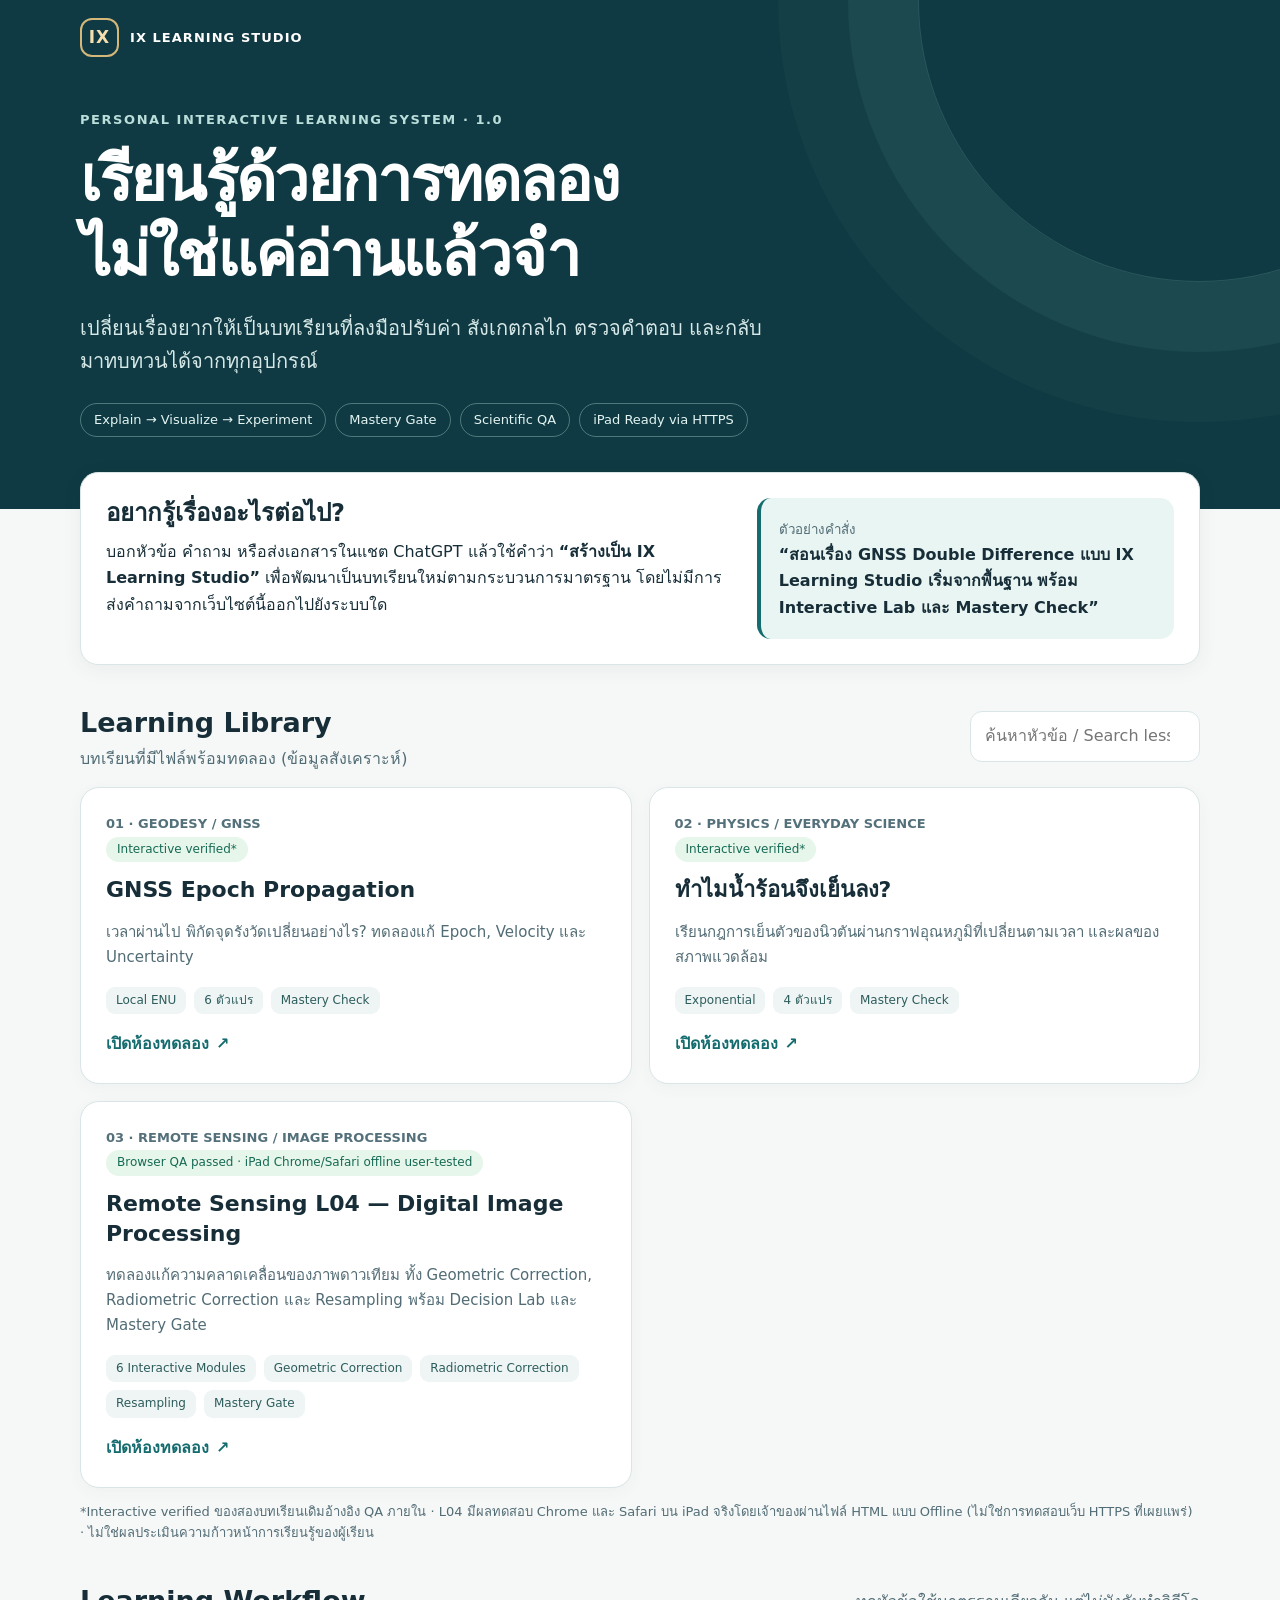
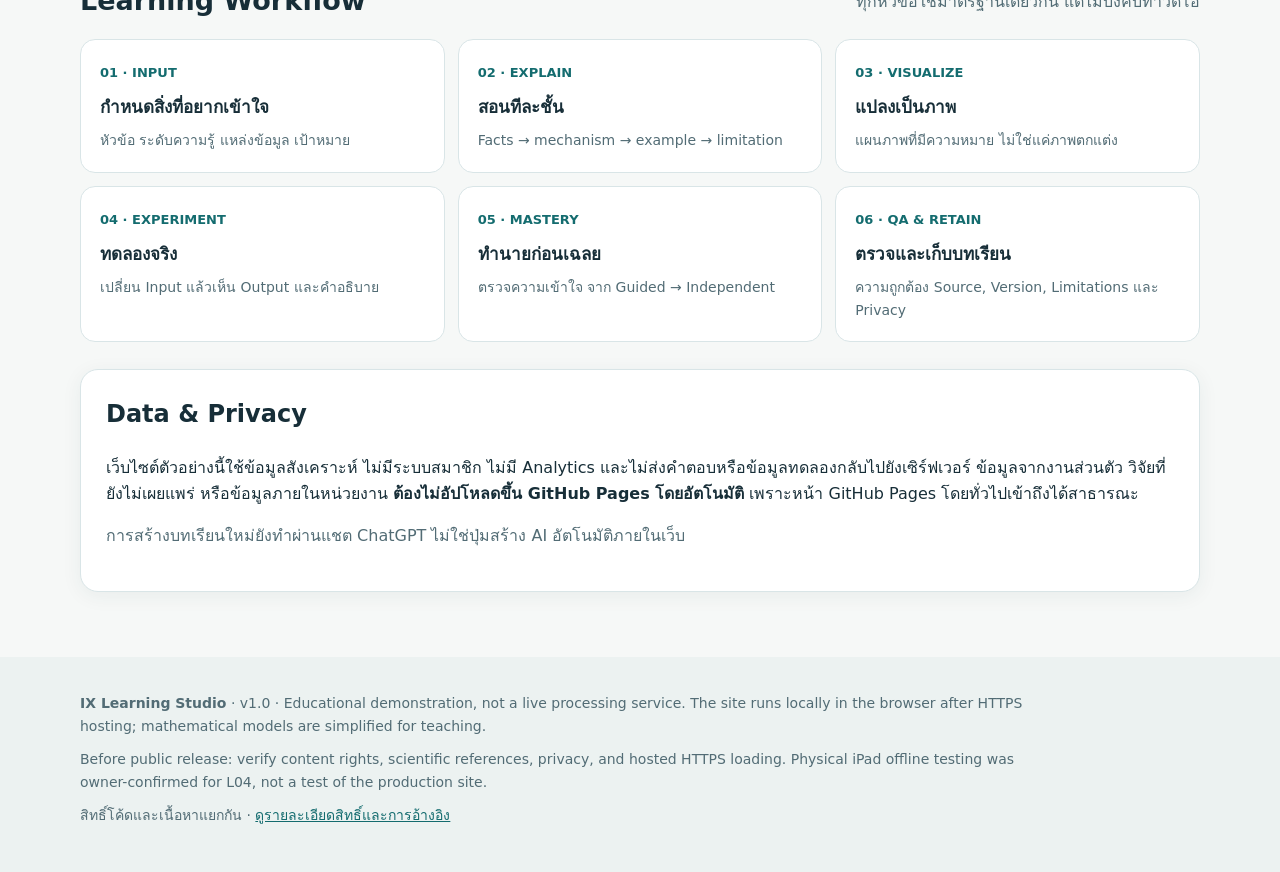
<file: index.html>
<!DOCTYPE html>
<html lang="th">
<head>
<meta charset="utf-8"><meta name="viewport" content="width=device-width,initial-scale=1">
<meta name="color-scheme" content="light"><meta name="theme-color" content="#113a43">
<title>IX Learning Studio · Interactive Learning Library</title>
<style>
:root{--ink:#172e38;--muted:#526c75;--green:#146c6f;--dark:#103a43;--accent:#d9b57b;--bg:#f6f8f7;--card:#fff;--stroke:#d9e5e7}
[hidden]{display:none!important}*{box-sizing:border-box}html{scroll-behavior:smooth}body{font-family:system-ui,-apple-system,'Noto Sans Thai',Tahoma,sans-serif;margin:0;background:var(--bg);color:var(--ink);line-height:1.65;font-size:16px}
a{color:var(--green)}button,input{font:inherit}a:focus-visible,button:focus-visible,input:focus-visible{outline:3px solid #047eac;outline-offset:3px}
header{background:var(--dark);color:white;padding:18px max(20px,calc((100% - 1120px)/2)) 72px;position:relative;overflow:hidden}header:after{content:'';position:absolute;border:1px solid #8bc9c233;border-radius:50%;width:560px;height:560px;right:-200px;top:-280px;pointer-events:none;box-shadow:0 0 0 70px #8bc9c211,0 0 0 140px #8bc9c208}
.brand{font-weight:800;letter-spacing:.08em;font-size:13px;display:flex;gap:11px;align-items:center}.symbol{display:grid;place-items:center;border:2px solid #d4b87a;color:#f5dfaf;width:39px;height:39px;border-radius:12px;font-size:17px}.hero{position:relative;z-index:1;margin-top:52px;max-width:760px}.kicker{color:#badeda;letter-spacing:.12em;font-size:13px;font-weight:700}.hero h1{line-height:1.2;letter-spacing:-.03em;font-size:clamp(33px,5.7vw,62px);margin:13px 0 17px}.hero p{font-size:clamp(16px,2.1vw,20px);color:#d6e8e7;max-width:700px}.hero .chips{display:flex;flex-wrap:wrap;gap:9px;margin-top:25px}.hero .chips span{border:1px solid #8dc0bd77;padding:5px 13px;border-radius:30px;font-size:13px;color:#e3f5f2}
main{width:min(1120px,calc(100% - 32px));margin:-37px auto 65px;position:relative;z-index:2}.panel{background:#fff;border:1px solid var(--stroke);border-radius:18px;box-shadow:0 4px 20px #183e4510;padding:25px;margin-bottom:20px}
.start{display:grid;grid-template-columns:1.35fr .9fr;gap:25px}.start h2{font-size:24px;margin:0 0 10px;line-height:1.3}.start p{margin:0}.prompt{padding:18px;background:#e9f5f2;border-radius:14px;border-left:4px solid var(--green)}.prompt p{font-weight:650;font-size:16px}.prompt small{color:var(--muted)}
.headline{display:flex;justify-content:space-between;align-items:center;gap:15px;flex-wrap:wrap;margin:36px 0 15px}.headline h2{margin:0;font-size:27px}.headline p{margin:0;color:var(--muted)}.filter{padding:11px 14px;min-width:min(300px,100%);border:1px solid var(--stroke);border-radius:12px;background:#fff;color:var(--ink)}
.cards{display:grid;grid-template-columns:repeat(2,minmax(0,1fr));gap:17px}.lesson{display:block;position:relative;color:inherit;text-decoration:none;background:#fff;border:1px solid var(--stroke);border-radius:19px;padding:25px;box-shadow:0 4px 16px #1b4a510a;transition:transform .15s,border-color .15s}.lesson:hover{transform:translateY(-3px);border-color:#80b2b1}.lesson .small{color:#54707a;font-size:13px;font-weight:700}.lesson h3{font-size:22px;line-height:1.35;margin:13px 0}.lesson p{color:var(--muted);font-size:15px;min-height:46px}.tags{display:flex;flex-wrap:wrap;gap:8px;margin:17px 0}.tags span{padding:4px 10px;background:#eef5f4;color:#2d5c5c;border-radius:9px;font-size:12px}.action{display:inline-flex;gap:7px;align-items:center;font-weight:750;color:var(--green)}.badge{display:inline-block;color:#166a55;background:#e6f6ea;padding:3px 11px;border-radius:99px;font-size:12px}
.placeholder{border:1px dashed #b9c8ce;border-radius:17px;padding:21px;color:var(--muted)}.placeholder strong{color:var(--ink)}
.steps{display:grid;grid-template-columns:repeat(3,minmax(0,1fr));gap:13px}.step{background:#fff;border:1px solid var(--stroke);border-radius:15px;padding:19px}.step .n{font-size:13px;color:var(--green);font-weight:850}.step h3{font-size:17px;margin:8px 0}.step p{font-size:14px;color:var(--muted);margin:0}
footer{padding:35px max(20px,calc((100% - 1120px)/2));background:#ecf2f1;color:var(--muted);font-size:14px}footer p{max-width:950px;margin:0 0 10px}.muted{color:var(--muted)}
@media(max-width:750px){header{padding:18px 18px 64px}.hero{margin-top:29px}.start,.cards{grid-template-columns:1fr}.steps{grid-template-columns:1fr 1fr}.panel{padding:18px}.lesson p{min-height:auto}}
@media(max-width:460px){.steps{grid-template-columns:1fr}main{width:calc(100% - 22px)}.hero h1{font-size:35px}.lesson{padding:19px}}
@media(prefers-reduced-motion:reduce){html{scroll-behavior:auto}.lesson{transition:none}}
</style>
</head>
<body>
<header><div class="brand"><span class="symbol" aria-hidden="true">IX</span> IX LEARNING STUDIO</div><div class="hero"><div class="kicker">PERSONAL INTERACTIVE LEARNING SYSTEM · 1.0</div><h1>เรียนรู้ด้วยการทดลอง<br>ไม่ใช่แค่อ่านแล้วจำ</h1><p>เปลี่ยนเรื่องยากให้เป็นบทเรียนที่ลงมือปรับค่า สังเกตกลไก ตรวจคำตอบ และกลับมาทบทวนได้จากทุกอุปกรณ์</p><div class="chips"><span>Explain → Visualize → Experiment</span><span>Mastery Gate</span><span>Scientific QA</span><span>iPad Ready via HTTPS</span></div></div></header>
<main>
<section class="panel start" aria-labelledby="how"><div><h2 id="how">อยากรู้เรื่องอะไรต่อไป?</h2><p>บอกหัวข้อ คำถาม หรือส่งเอกสารในแชต ChatGPT แล้วใช้คำว่า <strong>“สร้างเป็น IX Learning Studio”</strong> เพื่อพัฒนาเป็นบทเรียนใหม่ตามกระบวนการมาตรฐาน โดยไม่มีการส่งคำถามจากเว็บไซต์นี้ออกไปยังระบบใด</p></div><div class="prompt"><small>ตัวอย่างคำสั่ง</small><p>“สอนเรื่อง GNSS Double Difference แบบ IX Learning Studio เริ่มจากพื้นฐาน พร้อม Interactive Lab และ Mastery Check”</p></div></section>
<section aria-labelledby="library"><div class="headline"><div><h2 id="library">Learning Library</h2><p>บทเรียนที่มีไฟล์พร้อมทดลอง (ข้อมูลสังเคราะห์)</p></div><label><span class="visually-hidden" style="position:absolute;left:-9999px">ค้นหาบทเรียน</span><input id="search" class="filter" type="search" placeholder="ค้นหาหัวข้อ / Search lessons" aria-label="ค้นหาบทเรียน"></label></div>
<div class="cards" id="lesson-list">
<a class="lesson" href="lessons/gnss-epoch/" data-search="geodesy GNSS epoch propagation velocity uncertainty coordinate propagation พิกัดดาวเทียม" aria-label="เริ่มบทเรียน GNSS Epoch Propagation"><div class="small">01 · GEODESY / GNSS</div><span class="badge">Interactive verified*</span><h3>GNSS Epoch Propagation</h3><p>เวลาผ่านไป พิกัดจุดรังวัดเปลี่ยนอย่างไร? ทดลองแก้ Epoch, Velocity และ Uncertainty</p><div class="tags"><span>Local ENU</span><span>6 ตัวแปร</span><span>Mastery Check</span></div><div class="action">เปิดห้องทดลอง <span aria-hidden="true">↗</span></div></a>
<a class="lesson" href="lessons/newtons-cooling/" data-search="science physics newton cooling exponential decay วิทยาศาสตร์ การเย็นตัว อุณหภูมิ" aria-label="เริ่มบทเรียน Newton's Law of Cooling"><div class="small">02 · PHYSICS / EVERYDAY SCIENCE</div><span class="badge">Interactive verified*</span><h3>ทำไมน้ำร้อนจึงเย็นลง?</h3><p>เรียนกฎการเย็นตัวของนิวตันผ่านกราฟอุณหภูมิที่เปลี่ยนตามเวลา และผลของสภาพแวดล้อม</p><div class="tags"><span>Exponential</span><span>4 ตัวแปร</span><span>Mastery Check</span></div><div class="action">เปิดห้องทดลอง <span aria-hidden="true">↗</span></div></a>
<a class="lesson" href="lessons/rs-l04/" data-search="Remote Sensing Digital Image Processing DIP 2108627 L04 GCP DN Radiance Resampling geometric radiometric correction" aria-label="เริ่มบทเรียน Remote Sensing L04 Digital Image Processing"><div class="small">03 · REMOTE SENSING / IMAGE PROCESSING</div><span class="badge">Browser QA passed · iPad Chrome/Safari offline user-tested</span><h3>Remote Sensing L04 — Digital Image Processing</h3><p>ทดลองแก้ความคลาดเคลื่อนของภาพดาวเทียม ทั้ง Geometric Correction, Radiometric Correction และ Resampling พร้อม Decision Lab และ Mastery Gate</p><div class="tags"><span>6 Interactive Modules</span><span>Geometric Correction</span><span>Radiometric Correction</span><span>Resampling</span><span>Mastery Gate</span></div><div class="action">เปิดห้องทดลอง <span aria-hidden="true">↗</span></div></a>
</div><p id="no-results" class="muted" style="display:none" role="status">ยังไม่มีบทเรียนที่ตรงกับคำค้น — ขอให้สร้างบทใหม่ผ่าน ChatGPT ได้</p><p class="muted" style="font-size:13px">*Interactive verified ของสองบทเรียนเดิมอ้างอิง QA ภายใน · L04 มีผลทดสอบ Chrome และ Safari บน iPad จริงโดยเจ้าของผ่านไฟล์ HTML แบบ Offline (ไม่ใช่การทดสอบเว็บ HTTPS ที่เผยแพร่) · ไม่ใช่ผลประเมินความก้าวหน้าการเรียนรู้ของผู้เรียน</p></section>
<section aria-labelledby="flow"><div class="headline"><h2 id="flow">Learning Workflow</h2><p>ทุกหัวข้อใช้มาตรฐานเดียวกัน แต่ไม่บังคับทำวิดีโอ</p></div><div class="steps"><div class="step"><span class="n">01 · INPUT</span><h3>กำหนดสิ่งที่อยากเข้าใจ</h3><p>หัวข้อ ระดับความรู้ แหล่งข้อมูล เป้าหมาย</p></div><div class="step"><span class="n">02 · EXPLAIN</span><h3>สอนทีละชั้น</h3><p>Facts → mechanism → example → limitation</p></div><div class="step"><span class="n">03 · VISUALIZE</span><h3>แปลงเป็นภาพ</h3><p>แผนภาพที่มีความหมาย ไม่ใช่แค่ภาพตกแต่ง</p></div><div class="step"><span class="n">04 · EXPERIMENT</span><h3>ทดลองจริง</h3><p>เปลี่ยน Input แล้วเห็น Output และคำอธิบาย</p></div><div class="step"><span class="n">05 · MASTERY</span><h3>ทำนายก่อนเฉลย</h3><p>ตรวจความเข้าใจ จาก Guided → Independent</p></div><div class="step"><span class="n">06 · QA & RETAIN</span><h3>ตรวจและเก็บบทเรียน</h3><p>ความถูกต้อง Source, Version, Limitations และ Privacy</p></div></div></section>
<section class="panel" style="margin-top:27px"><h2 style="margin-top:0">Data & Privacy</h2><p>เว็บไซต์ตัวอย่างนี้ใช้ข้อมูลสังเคราะห์ ไม่มีระบบสมาชิก ไม่มี Analytics และไม่ส่งคำตอบหรือข้อมูลทดลองกลับไปยังเซิร์ฟเวอร์ ข้อมูลจากงานส่วนตัว วิจัยที่ยังไม่เผยแพร่ หรือข้อมูลภายในหน่วยงาน <strong>ต้องไม่อัปโหลดขึ้น GitHub Pages โดยอัตโนมัติ</strong> เพราะหน้า GitHub Pages โดยทั่วไปเข้าถึงได้สาธารณะ</p><p class="muted">การสร้างบทเรียนใหม่ยังทำผ่านแชต ChatGPT ไม่ใช่ปุ่มสร้าง AI อัตโนมัติภายในเว็บ</p></section>
</main>
<footer><p><strong>IX Learning Studio</strong> · v1.0 · Educational demonstration, not a live processing service. The site runs locally in the browser after HTTPS hosting; mathematical models are simplified for teaching.</p><p>Before public release: verify content rights, scientific references, privacy, and hosted HTTPS loading. Physical iPad offline testing was owner-confirmed for L04, not a test of the production site.</p><p>สิทธิ์โค้ดและเนื้อหาแยกกัน · <a href="CODE_AND_CONTENT_RIGHTS.md">ดูรายละเอียดสิทธิ์และการอ้างอิง</a></p></footer>
<script>
(function(){'use strict';const q=document.getElementById('search'),cards=[...document.querySelectorAll('.lesson')],none=document.getElementById('no-results');const update=()=>{const v=q.value.trim().toLocaleLowerCase();let n=0;for(const card of cards){const on=(card.textContent+' '+card.dataset.search).toLocaleLowerCase().includes(v);card.hidden=!on;if(on)n++}none.style.display=n?'none':'block'};q.addEventListener('input',update);q.addEventListener('change',update)})();
</script>
</body>
</html>
</file>
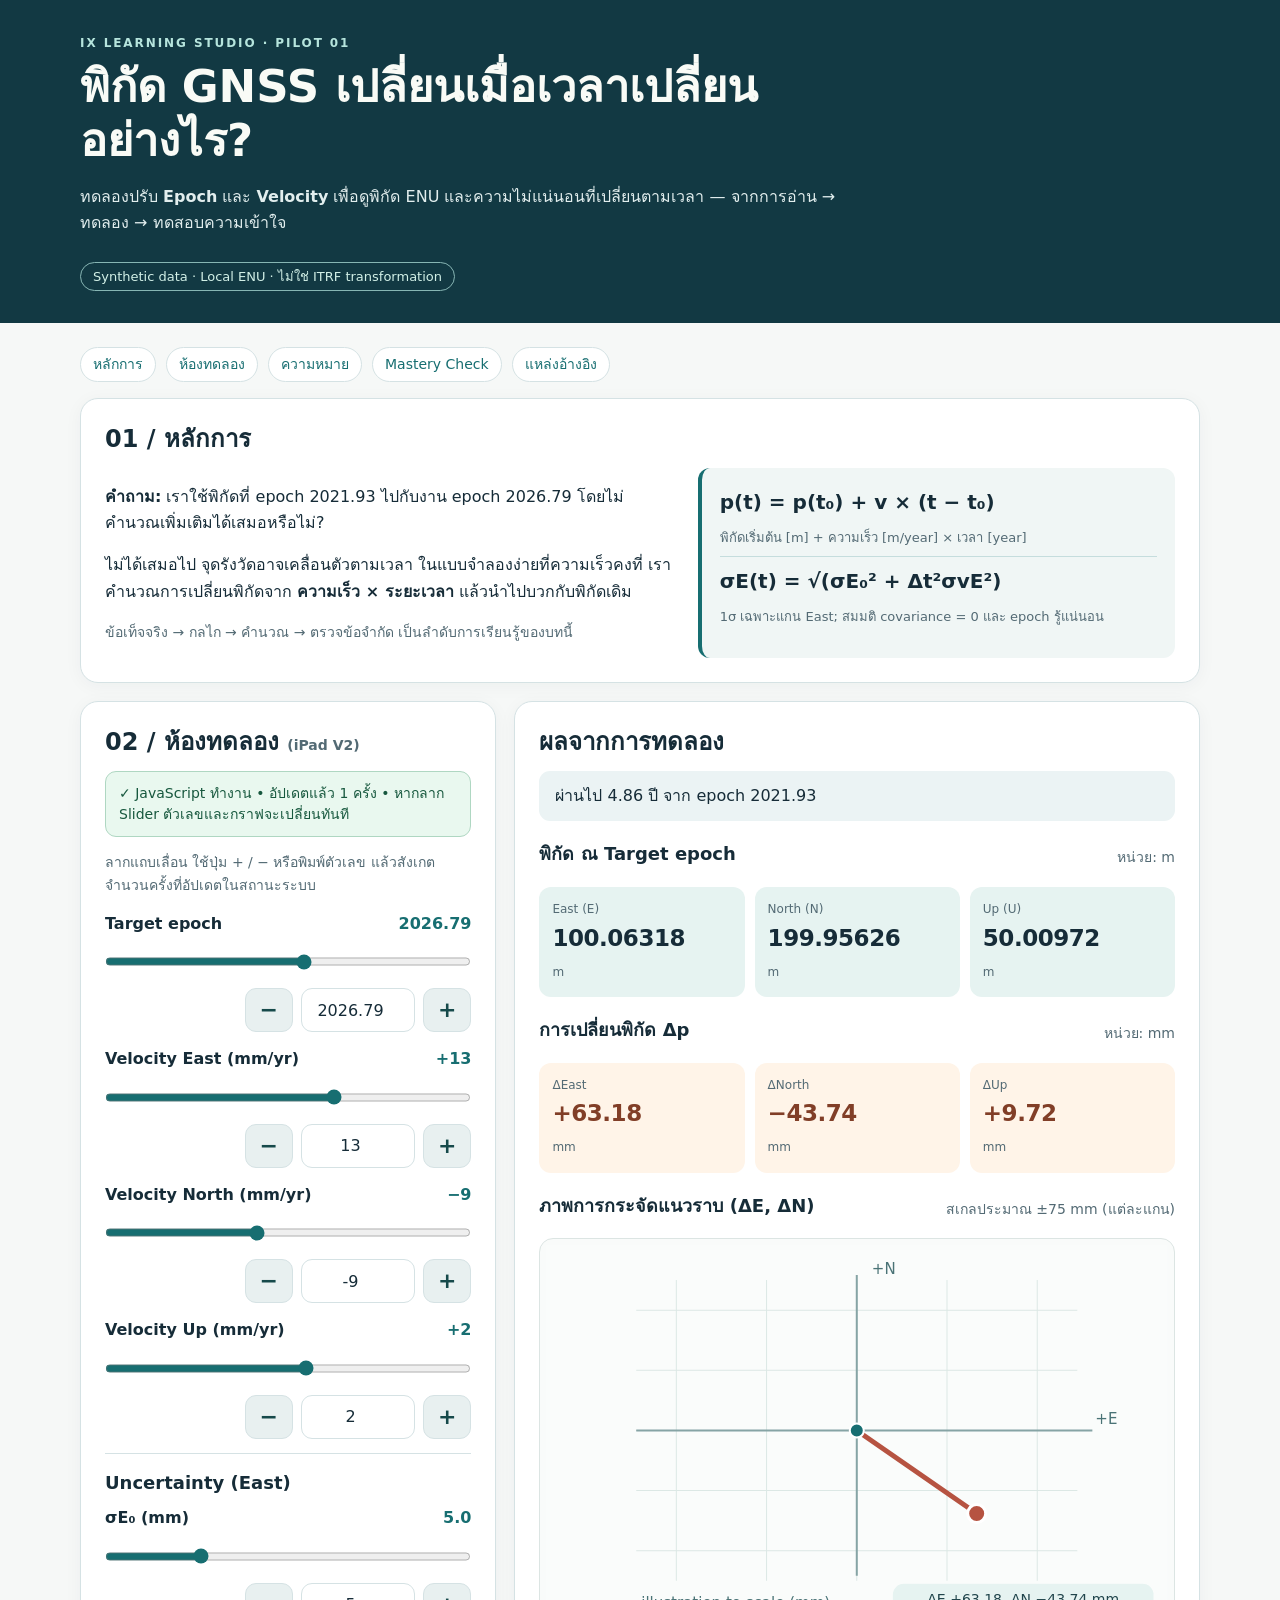
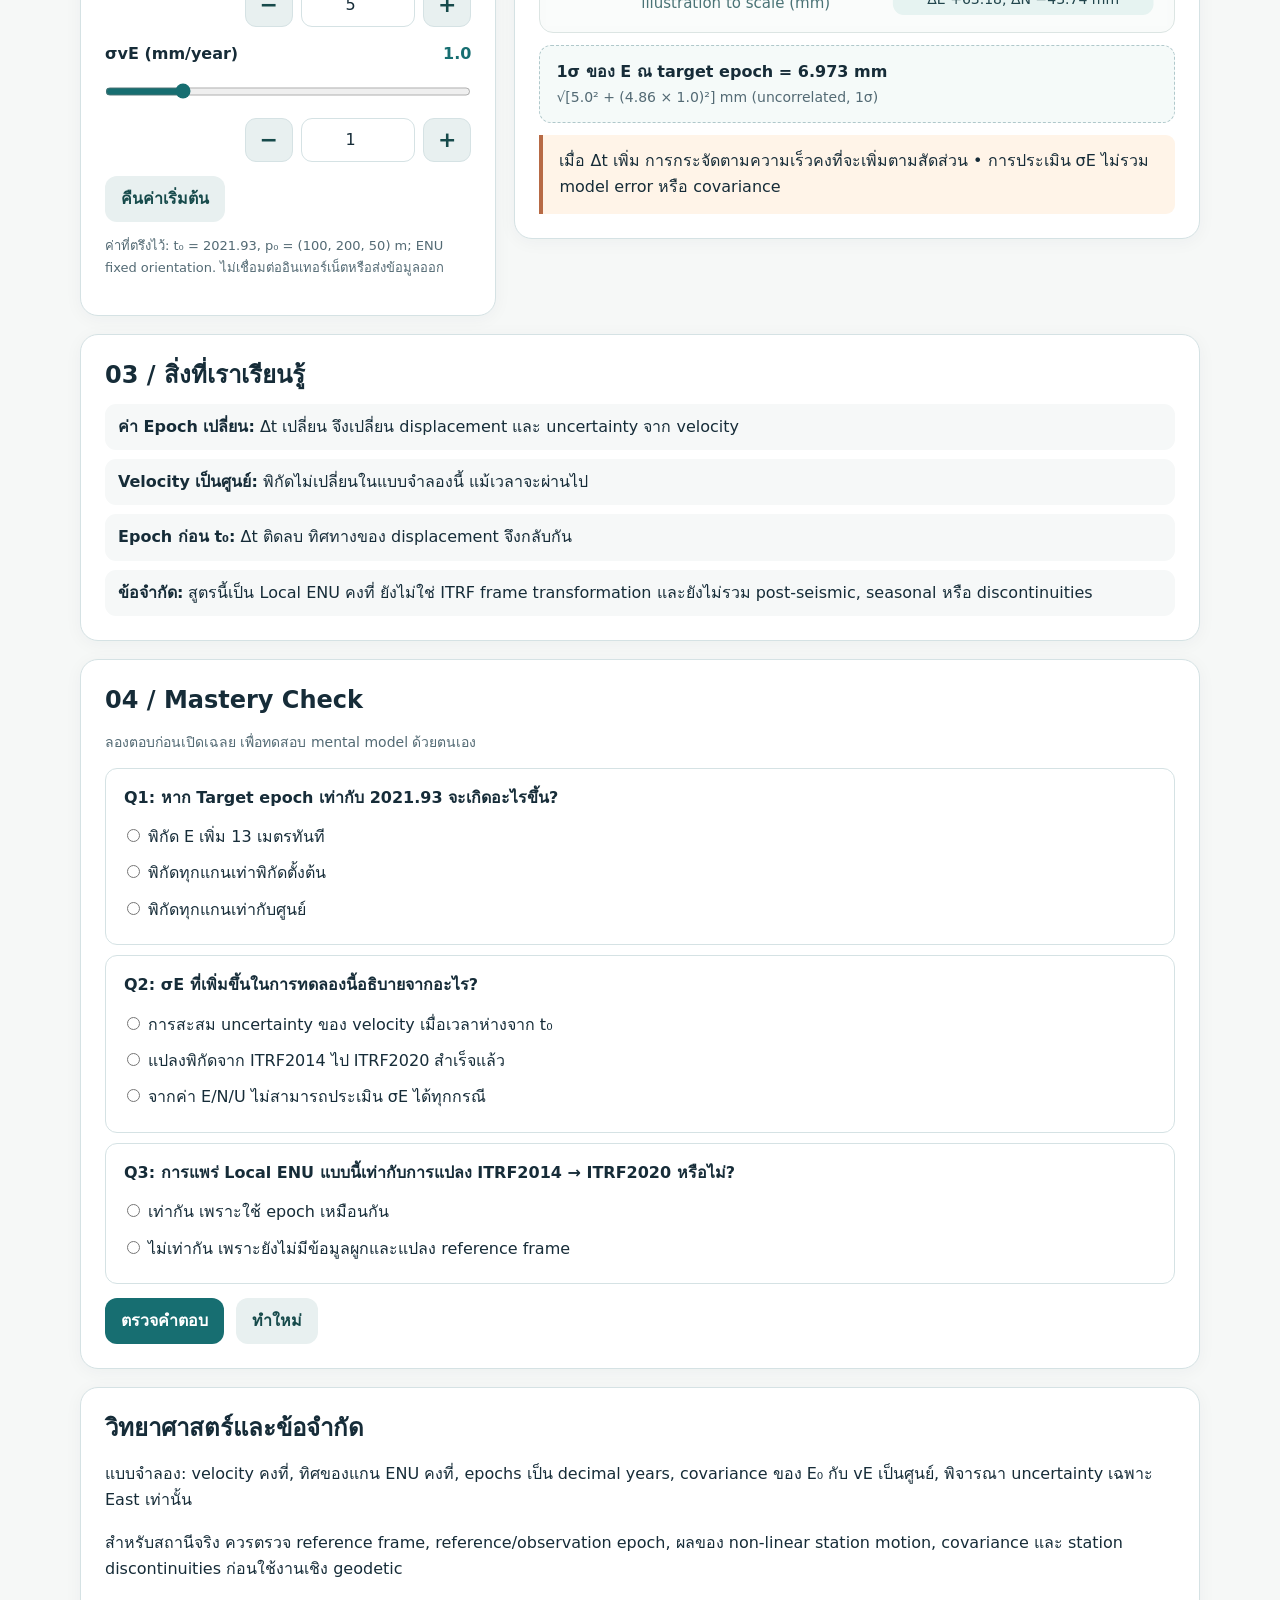
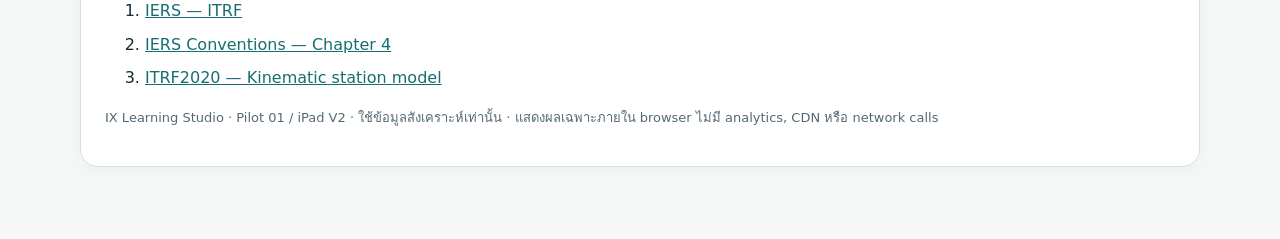
<file: lessons/gnss-epoch/index.html>
<!DOCTYPE html>
<html lang="th">
<head>
<meta charset="UTF-8">
<meta name="viewport" content="width=device-width,initial-scale=1">
<meta name="color-scheme" content="light">
<title>IX Learning Studio · GNSS Epoch Propagation · iPad V2</title>
<style>
:root{--ink:#162c38;--sub:#536a74;--bg:#f6f8f7;--paper:#fff;--sea:#176e71;--soft:#e6f3f1;--coral:#b65341;--gold:#f8eaca;--border:#d5e2e4;--focus:#096a9a}
*{box-sizing:border-box} html{scroll-behavior:smooth}body{margin:0;background:var(--bg);font-family:system-ui,'Noto Sans Thai',Tahoma,sans-serif;color:var(--ink);font-size:16px;line-height:1.65}button,input{font:inherit} button{cursor:pointer} button:focus-visible,a:focus-visible,input:focus-visible{outline:3px solid var(--focus);outline-offset:3px}a{color:var(--sea)}
.hero{background:#123943;color:#f9fbf6;padding:36px max(16px,calc((100vw - 1120px)/2)) 32px}.eyebrow{text-transform:uppercase;letter-spacing:.16em;font:600 12px system-ui;color:#b6e5dd}.hero h1{font-size:clamp(27px,4vw,45px);line-height:1.2;max-width:800px;margin:10px 0}.hero p{max-width:780px;color:#e2eeee}.pill{display:inline-block;border:1px solid #87b6b4;padding:3px 12px;border-radius:99px;color:#d2f0e7;font-size:13px;margin-top:9px}main{width:min(1120px,calc(100% - 32px));margin:24px auto 72px}.topnav{display:flex;flex-wrap:wrap;gap:10px;margin-bottom:16px}.topnav a{border:1px solid var(--border);background:white;text-decoration:none;padding:5px 12px;border-radius:30px;font-size:14px}.card{background:var(--paper);border:1px solid var(--border);border-radius:18px;padding:24px;margin-bottom:18px;box-shadow:0 3px 18px #1a39450b}.card h2{margin:0 0 12px;line-height:1.35;font-size:24px}.card h3{margin:0 0 8px;font-size:18px}.hint{color:var(--sub);font-size:14px}.intro{display:grid;grid-template-columns:1.2fr 1fr;gap:20px}.formula{border-left:4px solid var(--sea);background:#f0f6f5;padding:18px;border-radius:12px;font-size:20px;display:flex;flex-direction:column;gap:8px}.formula small{font-size:13px;color:var(--sub)} .micro{display:grid;gap:9px} .micro div{padding:10px 13px;background:#f6f8f8;border-radius:11px}
.workspace{display:grid;grid-template-columns:minmax(275px,.82fr) minmax(0,1.35fr);gap:18px;align-items:start}.control label{display:flex;justify-content:space-between;gap:10px;align-items:baseline;font-weight:600}.control output{color:var(--sea);font-variant-numeric:tabular-nums;white-space:nowrap}.control input[type=range]{width:100%;accent-color:var(--sea);cursor:pointer;margin:7px 0 17px;min-height:20px}.columns{display:grid;grid-template-columns:repeat(3,1fr);gap:10px}.tile{background:var(--soft);padding:13px;border-radius:12px;min-width:0}.tile .axis{color:var(--sub);font-size:12px}.tile strong{font-size:clamp(16px,2.3vw,23px);display:block;font-variant-numeric:tabular-nums;letter-spacing:-.02em}.tile .unit{color:var(--sub);font-size:12px}.delta{background:#fff4e8}.delta strong{color:#813e27}.subhead{display:flex;align-items:center;justify-content:space-between;gap:10px;flex-wrap:wrap;margin:18px 0 10px}button{border:none;border-radius:12px;background:var(--sea);color:white;padding:10px 16px;font-weight:650}button.secondary{background:#e8f0f0;color:#164a4b}button[disabled]{opacity:.55;cursor:not-allowed}.compare{margin:12px 0;padding:15px 18px;border:1px solid var(--border);border-radius:12px}.compare .bar{position:relative;background:#dce8e7;border-radius:20px;height:14px;margin:15px 0 8px}.compare .bar div{background:var(--coral);height:100%;border-radius:20px;transition:width .2s ease;max-width:100%}.compare .barlabel{display:flex;justify-content:space-between;gap:10px;color:var(--sub);font-size:13px}.canvaswrap{background:#f9fbfa;border:1px solid #dce5e3;border-radius:14px;padding:6px}.canvaswrap svg{display:block;width:100%;height:auto}.metricline{border:1px dashed #b0c8cb;background:#f5faf9;border-radius:12px;padding:13px 16px;margin:12px 0;font-variant-numeric:tabular-nums}.note{padding:13px 16px;border-left:4px solid #b76a45;background:#fff4e8;border-radius:0 9px 9px 0}.foot{font-size:13px;color:var(--sub)}.qa{border:1px solid var(--border);border-radius:12px;padding:16px;margin-top:10px}.qa fieldset{border:0;padding:0;margin:0}.qa legend{font-weight:650;margin-bottom:8px}.qa label{display:block;padding:5px 0;cursor:pointer}.qa input{margin-right:8px}.good{color:#13634d}.bad{color:#a33e38}.inputline{display:flex;align-items:center;gap:12px;flex-wrap:wrap}.info{background:#ebf3f4;border-radius:11px;padding:12px 16px}.sources a{overflow-wrap:anywhere}.sources li{margin-bottom:7px}.sr-only{position:absolute;width:1px;height:1px;padding:0;margin:-1px;overflow:hidden;clip:rect(0,0,0,0);white-space:nowrap;border:0}
@media(max-width:800px){.intro,.workspace{grid-template-columns:1fr}.card{padding:16px}.columns{gap:6px}.tile{padding:10px 7px}.tile strong{font-size:clamp(14px,4vw,22px)}main{width:min(100% - 20px,1120px)}.hero{padding:26px 15px}.control input[type=range]{margin-bottom:12px}}
@media(prefers-reduced-motion:reduce){html{scroll-behavior:auto}*,*:before,*:after{animation:none!important;transition:none!important}}

/* iPad V2: progressive diagnostics and finger-friendly redundant controls */
.control input[type=range]{min-height:35px;touch-action:manipulation}
.slider-tools{display:flex;align-items:center;justify-content:flex-end;gap:8px;margin:-8px 0 14px}
.slider-tools button{border:1px solid var(--border);height:44px;min-width:48px;padding:6px 14px;border-radius:11px;background:#e8f0f0;color:#164a4b;font-size:22px;line-height:1}
.slider-tools input[type=number]{width:114px;max-width:40%;border:1px solid var(--border);border-radius:11px;padding:8px;background:#fff;color:var(--ink);height:44px;text-align:center;font-variant-numeric:tabular-nums}
.runtime-status{font-size:14px;line-height:1.5;border-radius:11px;padding:11px 13px;margin:12px 0;border:1px solid #d6b988;background:#fff4dc;color:#6a4410}
.runtime-ready{border-color:#afd7c2;background:#e9f8ef;color:#17583e}
.runtime-error{border-color:#efb5b4;background:#fff0f0;color:#8f2727}
@media(max-width:480px){.slider-tools{justify-content:space-between}.slider-tools input[type=number]{width:140px}}
</style>
</head>
<body>
<header class="hero">
 <div class="eyebrow">IX LEARNING STUDIO · PILOT 01</div>
 <h1>พิกัด GNSS เปลี่ยนเมื่อเวลาเปลี่ยนอย่างไร?</h1>
 <p>ทดลองปรับ <strong>Epoch</strong> และ <strong>Velocity</strong> เพื่อดูพิกัด ENU และความไม่แน่นอนที่เปลี่ยนตามเวลา — จากการอ่าน → ทดลอง → ทดสอบความเข้าใจ</p>
 <span class="pill">Synthetic data · Local ENU · ไม่ใช่ ITRF transformation</span>
</header>
<main>
<nav class="topnav" aria-label="ข้ามไปยังส่วนต่าง ๆ"><a href="#concept">หลักการ</a><a href="#experiment">ห้องทดลอง</a><a href="#explain">ความหมาย</a><a href="#quiz">Mastery Check</a><a href="#sources">แหล่งอ้างอิง</a></nav>
<section class="card" id="concept">
 <h2>01 / หลักการ</h2>
 <div class="intro">
  <div><p><strong>คำถาม:</strong> เราใช้พิกัดที่ epoch 2021.93 ไปกับงาน epoch 2026.79 โดยไม่คำนวณเพิ่มเติมได้เสมอหรือไม่?</p><p>ไม่ได้เสมอไป จุดรังวัดอาจเคลื่อนตัวตามเวลา ในแบบจำลองง่ายที่ความเร็วคงที่ เราคำนวณการเปลี่ยนพิกัดจาก <strong>ความเร็ว × ระยะเวลา</strong> แล้วนำไปบวกกับพิกัดเดิม</p><p class="hint">ข้อเท็จจริง → กลไก → คำนวณ → ตรวจข้อจำกัด เป็นลำดับการเรียนรู้ของบทนี้</p></div>
  <div class="formula"><div><strong>p(t) = p(t₀) + v × (t − t₀)</strong></div><small>พิกัดเริ่มต้น [m] + ความเร็ว [m/year] × เวลา [year]</small><div style="border-top:1px solid #c5dddd;padding-top:8px"><strong>σE(t) = √(σE₀² + Δt²σvE²)</strong></div><small>1σ เฉพาะแกน East; สมมติ covariance = 0 และ epoch รู้แน่นอน</small></div>
 </div>
</section>
<section class="workspace" id="experiment" aria-labelledby="lab-heading">
 <div class="card" style="margin:0">
  <h2 id="lab-heading">02 / ห้องทดลอง <span class="hint">(iPad V2)</span></h2>
  <div id="js-status" class="runtime-status" role="status" aria-live="polite">⚠️ ยังไม่พบการทำงานของ JavaScript: หากตัวเลื่อนขยับ แต่ตัวเลขไม่เปลี่ยน หน้า Preview อาจบล็อกสคริปต์ ให้เปิดผ่านเว็บไซต์ HTTPS บน Chrome</div>
  <p class="hint">ลากแถบเลื่อน ใช้ปุ่ม + / − หรือพิมพ์ตัวเลข แล้วสังเกตจำนวนครั้งที่อัปเดตในสถานะระบบ</p>
  <div class="control"><label for="epoch">Target epoch <output id="epoch-v" for="epoch">2026.79</output></label><input id="epoch" type="range" min="2017" max="2035" step="0.01" value="2026.79"><div class="slider-tools" aria-label="การปรับค่า Target epoch">
   <button type="button" data-target="epoch" data-dir="-1" aria-label="ลด Target epoch">−</button>
   <input id="epoch-num" type="number" value="2026.79" min="2017" max="2035" step="0.01" inputmode="decimal" aria-label="กรอก Target epoch">
   <button type="button" data-target="epoch" data-dir="1" aria-label="เพิ่ม Target epoch">+</button>
  </div></div>
  <div class="control"><label for="ve">Velocity East (mm/yr) <output id="ve-v" for="ve">+13</output></label><input id="ve" type="range" min="-50" max="50" step="1" value="13"><div class="slider-tools" aria-label="การปรับค่า Velocity East (mm/yr)">
   <button type="button" data-target="ve" data-dir="-1" aria-label="ลด Velocity East (mm/yr)">−</button>
   <input id="ve-num" type="number" value="13" min="-50" max="50" step="1" inputmode="decimal" aria-label="กรอก Velocity East (mm/yr)">
   <button type="button" data-target="ve" data-dir="1" aria-label="เพิ่ม Velocity East (mm/yr)">+</button>
  </div></div>
  <div class="control"><label for="vn">Velocity North (mm/yr) <output id="vn-v" for="vn">−9</output></label><input id="vn" type="range" min="-50" max="50" step="1" value="-9"><div class="slider-tools" aria-label="การปรับค่า Velocity North (mm/yr)">
   <button type="button" data-target="vn" data-dir="-1" aria-label="ลด Velocity North (mm/yr)">−</button>
   <input id="vn-num" type="number" value="-9" min="-50" max="50" step="1" inputmode="decimal" aria-label="กรอก Velocity North (mm/yr)">
   <button type="button" data-target="vn" data-dir="1" aria-label="เพิ่ม Velocity North (mm/yr)">+</button>
  </div></div>
  <div class="control"><label for="vu">Velocity Up (mm/yr) <output id="vu-v" for="vu">+2</output></label><input id="vu" type="range" min="-20" max="20" step="1" value="2"><div class="slider-tools" aria-label="การปรับค่า Velocity Up (mm/yr)">
   <button type="button" data-target="vu" data-dir="-1" aria-label="ลด Velocity Up (mm/yr)">−</button>
   <input id="vu-num" type="number" value="2" min="-20" max="20" step="1" inputmode="decimal" aria-label="กรอก Velocity Up (mm/yr)">
   <button type="button" data-target="vu" data-dir="1" aria-label="เพิ่ม Velocity Up (mm/yr)">+</button>
  </div></div>
  <div style="border-top:1px solid var(--border);padding-top:14px"><h3>Uncertainty (East)</h3>
  <div class="control"><label for="s0">σE₀ (mm) <output id="s0-v">5</output></label><input id="s0" type="range" min="0" max="20" value="5" step="0.5"><div class="slider-tools" aria-label="การปรับค่า Initial uncertainty East (mm)">
   <button type="button" data-target="s0" data-dir="-1" aria-label="ลด Initial uncertainty East (mm)">−</button>
   <input id="s0-num" type="number" value="5" min="0" max="20" step="0.5" inputmode="decimal" aria-label="กรอก Initial uncertainty East (mm)">
   <button type="button" data-target="s0" data-dir="1" aria-label="เพิ่ม Initial uncertainty East (mm)">+</button>
  </div></div>
  <div class="control"><label for="sv">σvE (mm/year) <output id="sv-v">1.0</output></label><input id="sv" type="range" min="0" max="5" value="1" step="0.1"><div class="slider-tools" aria-label="การปรับค่า Velocity uncertainty East (mm/yr)">
   <button type="button" data-target="sv" data-dir="-1" aria-label="ลด Velocity uncertainty East (mm/yr)">−</button>
   <input id="sv-num" type="number" value="1" min="0" max="5" step="0.1" inputmode="decimal" aria-label="กรอก Velocity uncertainty East (mm/yr)">
   <button type="button" data-target="sv" data-dir="1" aria-label="เพิ่ม Velocity uncertainty East (mm/yr)">+</button>
  </div></div>
  </div>
  <button class="secondary" id="reset" type="button">คืนค่าเริ่มต้น</button>
  <p class="foot">ค่าที่ตรึงไว้: t₀ = 2021.93, p₀ = (100, 200, 50) m; ENU fixed orientation. ไม่เชื่อมต่ออินเทอร์เน็ตหรือส่งข้อมูลออก</p>
 </div>
 <div class="card" style="margin:0">
  <h2>ผลจากการทดลอง</h2>
  <div class="info"><span id="time-expl" aria-live="polite">ผ่านไป +4.86 ปี จาก epoch 2021.93</span></div>
  <div class="subhead"><h3>พิกัด ณ Target epoch</h3><span class="hint">หน่วย: m</span></div>
  <div class="columns" aria-live="polite" aria-atomic="true">
   <div class="tile"><div class="axis">East (E)</div><strong id="pe">100.06318</strong><span class="unit">m</span></div>
   <div class="tile"><div class="axis">North (N)</div><strong id="pn">199.95626</strong><span class="unit">m</span></div>
   <div class="tile"><div class="axis">Up (U)</div><strong id="pu">50.00972</strong><span class="unit">m</span></div>
  </div>
  <div class="subhead"><h3>การเปลี่ยนพิกัด Δp</h3><span class="hint">หน่วย: mm</span></div>
  <div class="columns" aria-live="polite">
   <div class="tile delta"><div class="axis">ΔEast</div><strong id="de">+63.18</strong><span class="unit">mm</span></div>
   <div class="tile delta"><div class="axis">ΔNorth</div><strong id="dn">−43.74</strong><span class="unit">mm</span></div>
   <div class="tile delta"><div class="axis">ΔUp</div><strong id="du">+9.72</strong><span class="unit">mm</span></div>
  </div>
  <div class="subhead"><h3>ภาพการกระจัดแนวราบ (ΔE, ΔN)</h3><span id="scale" class="hint">หน่วยเป็น mm</span></div>
  <div class="canvaswrap"><svg viewBox="0 0 620 380" role="img" aria-labelledby="plot-title plot-desc">
   <title id="plot-title">กราฟการเปลี่ยนตำแหน่งแนวราบเทียบจุดตั้งต้น</title><desc id="plot-desc">ลูกศรจากศูนย์ไปยัง displacement ในแกน East และ North ตัวเลขแกนเปลี่ยนตามสเกล</desc>
   <rect x="0" y="0" width="620" height="380" fill="#fafcfb"/>
   <g stroke="#dce8e5" stroke-width="1"><path d="M90 65 H530 M90 125 H530 M90 185 H530 M90 245 H530 M90 305 H530 M130 35 V335 M220 35 V335 M310 35 V335 M400 35 V335 M490 35 V335"/></g>
   <g stroke="#86a4a5" stroke-width="2"><path d="M90 185 H545 M310 330 V30"/></g>
   <g fill="#4a7376" font-family="system-ui" font-size="15"><text x="548" y="179">+E</text><text x="325" y="29">+N</text><text x="95" y="362">illustration to scale (mm)</text></g>
   <line id="vector" x1="310" y1="185" x2="400" y2="250" stroke="#b65341" stroke-width="5" stroke-linecap="round"/>
   <circle cx="310" cy="185" r="7" fill="#176e71" stroke="white" stroke-width="2"/>
   <circle id="end" cx="400" cy="250" r="9" fill="#b65341" stroke="white" stroke-width="3"/>
   <rect x="346" y="338" width="260" height="31" rx="11" fill="#e6f3f1"/><text id="endpoint-label" x="476" y="358" text-anchor="middle" font-family="system-ui" font-size="14" fill="#21454c">ΔE +63.18, ΔN −43.74 mm</text>
  </svg></div>
  <div class="metricline" aria-live="polite"><strong>1σ ของ E ณ target epoch = <span id="sigma">6.973</span> mm</strong><div class="hint" id="sigma-why">√(5² + 4.86² × 1²) mm</div></div>
  <div class="note" id="prediction">ลองเลื่อน Target epoch ให้ห่าง t₀ มากขึ้น แล้วสังเกตว่า |displacement| และ σE เปลี่ยนไปอย่างไร</div>
 </div>
</section>
<section class="card" id="explain" style="margin-top:18px">
 <h2>03 / สิ่งที่เราเรียนรู้</h2><div class="micro"><div><strong>ค่า Epoch เปลี่ยน:</strong> Δt เปลี่ยน จึงเปลี่ยน displacement และ uncertainty จาก velocity</div><div><strong>Velocity เป็นศูนย์:</strong> พิกัดไม่เปลี่ยนในแบบจำลองนี้ แม้เวลาจะผ่านไป</div><div><strong>Epoch ก่อน t₀:</strong> Δt ติดลบ ทิศทางของ displacement จึงกลับกัน</div><div><strong>ข้อจำกัด:</strong> สูตรนี้เป็น Local ENU คงที่ ยังไม่ใช่ ITRF frame transformation และยังไม่รวม post-seismic, seasonal หรือ discontinuities</div></div>
</section>
<section class="card" id="quiz">
 <h2>04 / Mastery Check</h2><p class="hint">ลองตอบก่อนเปิดเฉลย เพื่อทดสอบ mental model ด้วยตนเอง</p>
 <div class="qa"><fieldset><legend>Q1: หาก Target epoch เท่ากับ 2021.93 จะเกิดอะไรขึ้น?</legend><label><input type="radio" name="q1" value="a">พิกัด E เพิ่ม 13 เมตรทันที</label><label><input type="radio" name="q1" value="b">พิกัดทุกแกนเท่าพิกัดตั้งต้น</label><label><input type="radio" name="q1" value="c">พิกัดทุกแกนเท่ากับศูนย์</label></fieldset></div>
 <div class="qa"><fieldset><legend>Q2: σE ที่เพิ่มขึ้นในการทดลองนี้อธิบายจากอะไร?</legend><label><input type="radio" name="q2" value="a">การสะสม uncertainty ของ velocity เมื่อเวลาห่างจาก t₀</label><label><input type="radio" name="q2" value="b">แปลงพิกัดจาก ITRF2014 ไป ITRF2020 สำเร็จแล้ว</label><label><input type="radio" name="q2" value="c">จากค่า E/N/U ไม่สามารถประเมิน σE ได้ทุกกรณี</label></fieldset></div>
 <div class="qa"><fieldset><legend>Q3: การแพร่ Local ENU แบบนี้เท่ากับการแปลง ITRF2014 → ITRF2020 หรือไม่?</legend><label><input type="radio" name="q3" value="a">เท่ากัน เพราะใช้ epoch เหมือนกัน</label><label><input type="radio" name="q3" value="b">ไม่เท่ากัน เพราะยังไม่มีข้อมูลผูกและแปลง reference frame</label></fieldset></div>
 <div class="inputline" style="margin-top:14px"><button id="check" type="button">ตรวจคำตอบ</button><button id="clear" type="button" class="secondary">ทำใหม่</button><div id="grade" aria-live="polite" role="status" style="font-weight:700"></div></div>
</section>
<section class="card" id="sources"><h2>วิทยาศาสตร์และข้อจำกัด</h2><p>แบบจำลอง: velocity คงที่, ทิศของแกน ENU คงที่, epochs เป็น decimal years, covariance ของ E₀ กับ vE เป็นศูนย์, พิจารณา uncertainty เฉพาะ East เท่านั้น</p><p>สำหรับสถานีจริง ควรตรวจ reference frame, reference/observation epoch, ผลของ non-linear station motion, covariance และ station discontinuities ก่อนใช้งานเชิง geodetic</p><ol class="sources"><li><a href="https://www.iers.org/iers/en/dataproducts/itrf/itrf" target="_blank" rel="noopener noreferrer">IERS — ITRF</a></li><li><a href="https://iers-conventions.obspm.fr/content/chapter4/icc4.pdf" target="_blank" rel="noopener noreferrer">IERS Conventions — Chapter 4</a></li><li><a href="https://itrf.ign.fr/en/solutions/itrf2020/description/more" target="_blank" rel="noopener noreferrer">ITRF2020 — Kinematic station model</a></li></ol><p class="foot">IX Learning Studio · Pilot 01 / iPad V2 · ใช้ข้อมูลสังเคราะห์เท่านั้น · แสดงผลเฉพาะภายใน browser ไม่มี analytics, CDN หรือ network calls</p></section>
</main>
<script>
'use strict';
/** Pure model shared with page/test; all E,N,U are metres, v in millimetres/year. */
function epochModel(base, velocity, initialEpoch, targetEpoch, sigma0Mm, sigmaVelocityMmYr) {
  const all = [...base, ...velocity, initialEpoch, targetEpoch, sigma0Mm, sigmaVelocityMmYr];
  if (!all.every(Number.isFinite)) throw new TypeError('All inputs must be finite numbers');
  if (sigma0Mm < 0 || sigmaVelocityMmYr < 0) throw new RangeError('Uncertainty cannot be negative');
  const dt = targetEpoch - initialEpoch;
  const displacement = velocity.map(v => v * dt / 1000);
  const result = base.map((v,i) => v + displacement[i]);
  const sigmaEastMm = Math.hypot(sigma0Mm, dt * sigmaVelocityMmYr);
  return {dt, displacement, result, sigmaEastMm};
}
if (typeof module !== 'undefined') module.exports = {epochModel};

(function(){
'use strict';
const $=id=>document.getElementById(id);
const initial=[100,200,50], t0=2021.93, defaults={epoch:2026.79,ve:13,vn:-9,vu:2,s0:5,sv:1};
let renderCount=0;
const fmtSigned=(x,n=2)=>`${x>0?'+':x<0?'−':''}${Math.abs(x).toFixed(n)}`;
function render(){
 const epoch=+$('epoch').value, v=['ve','vn','vu'].map(id=>+$(id).value), s0=+$('s0').value, sv=+$('sv').value;
 const m=epochModel(initial,v,t0,epoch,s0,sv);
 for(const [id,val] of Object.entries({epoch:epoch.toFixed(2),ve:fmtSigned(v[0],0),vn:fmtSigned(v[1],0),vu:fmtSigned(v[2],0),s0:s0.toFixed(1),sv:sv.toFixed(1)}))$(id+'-v').textContent=val;
 ['pe','pn','pu'].forEach((id,i)=>$(id).textContent=m.result[i].toFixed(5));
 ['de','dn','du'].forEach((id,i)=>$(id).textContent=fmtSigned(m.displacement[i]*1000));
 $('time-expl').textContent=m.dt===0?'เวลาเป้าหมายเท่ากับเวลาเริ่มต้น (Δt = 0 ปี)':`${m.dt>0?'ผ่านไป':'ย้อนกลับ'} ${Math.abs(m.dt).toFixed(2)} ปี จาก epoch ${t0}`;
 $('sigma').textContent=m.sigmaEastMm.toFixed(3);
 $('sigma-why').textContent=`√[${s0.toFixed(1)}² + (${m.dt.toFixed(2)} × ${sv.toFixed(1)})²] mm (uncorrelated, 1σ)`;
 const dx=m.displacement[0]*1000,dy=m.displacement[1]*1000;
 const radius=Math.max(Math.abs(dx),Math.abs(dy),25), halfspan=Math.ceil(radius/25)*25, factor=142/halfspan;
 const X=Math.max(100,Math.min(520,310+dx*factor)),Y=Math.max(45,Math.min(325,185-dy*factor));
 $('vector').setAttribute('x2',X.toFixed(1));$('vector').setAttribute('y2',Y.toFixed(1));$('end').setAttribute('cx',X.toFixed(1));$('end').setAttribute('cy',Y.toFixed(1));
 $('endpoint-label').textContent=`ΔE ${fmtSigned(dx)}, ΔN ${fmtSigned(dy)} mm`;
 $('scale').textContent=`สเกลประมาณ ±${halfspan} mm (แต่ละแกน)`;
 const comparison=m.dt===0?'ตำแหน่งเหมือนพิกัดตั้งต้นเพราะ Δt = 0':v.every(x=>x===0)?'ความเร็วเป็นศูนย์ทุกแกน จึงไม่มี displacement':m.dt<0?'กำลังประมาณพิกัดย้อนหลัง (Δt < 0)':'เมื่อ Δt เพิ่ม การกระจัดตามความเร็วคงที่จะเพิ่มตามสัดส่วน';
 $('prediction').textContent=comparison+' • การประเมิน σE ไม่รวม model error หรือ covariance';
 for(const id of Object.keys(defaults)) { if(document.activeElement !== $(id+'-num')) $(id+'-num').value=$(id).value; }
 ++renderCount;
 const badge=$('js-status');
 badge.className='runtime-status runtime-ready';
 badge.textContent=`✓ JavaScript ทำงาน • อัปเดตแล้ว ${renderCount} ครั้ง • หากลาก Slider ตัวเลขและกราฟจะเปลี่ยนทันที`;

}
for(const k of Object.keys(defaults)){
  const range=$(k), num=$(k+'-num');
  range.addEventListener('input',render);
  range.addEventListener('change',render); // mobile / accessibility fallback
  num.addEventListener('input',()=>{
    if(num.value==='' || !Number.isFinite(Number(num.value))) return;
    const min=Number(range.min), max=Number(range.max), step=Number(range.step);
    const val=Math.min(max,Math.max(min,Number(num.value)));
    const rounded=Number((min+Math.round((val-min)/step)*step).toFixed(5));
    range.value=String(rounded);
    render();
  });
  num.addEventListener('change',()=>{num.value=range.value;render();});
}
document.querySelectorAll('[data-target][data-dir]').forEach(button=>{
 button.addEventListener('click',()=>{
  const id=button.dataset.target, range=$(id);
  const min=Number(range.min),max=Number(range.max),step=Number(range.step);
  const desired=Number(range.value)+Number(button.dataset.dir)*step;
  range.value=String(Number(Math.min(max,Math.max(min,desired)).toFixed(5)));
  $(id+'-num').value=range.value;
  render();
 });
});
$('reset').addEventListener('click',()=>{for(const [id,val] of Object.entries(defaults)){$(id).value=val;$(id+'-num').value=val;}render();$('epoch').focus();});
$('check').addEventListener('click',()=>{const answers={q1:'b',q2:'a',q3:'b'},got=Object.keys(answers).map(q=>(document.querySelector(`input[name="${q}"]:checked`)||{}).value||'');const score=Object.keys(answers).filter((q,i)=>got[i]===answers[q]).length;const status=$('grade');if(got.some(x=>!x)){status.textContent='กรุณาตอบให้ครบทั้ง 3 ข้อ';status.className='bad';return;}status.textContent=`${score}/3 ${score===3?'PASS — เข้าใจหลักการพื้นฐาน':'RETRY — ลองทบทวนกลไกและข้อจำกัด'}`;status.className=score===3?'good':'bad';});
$('clear').addEventListener('click',()=>{document.querySelectorAll('#quiz input[type=radio]').forEach(x=>x.checked=false);$('grade').textContent='';});
render();
})();
</script>
</body>
</html>
</file>
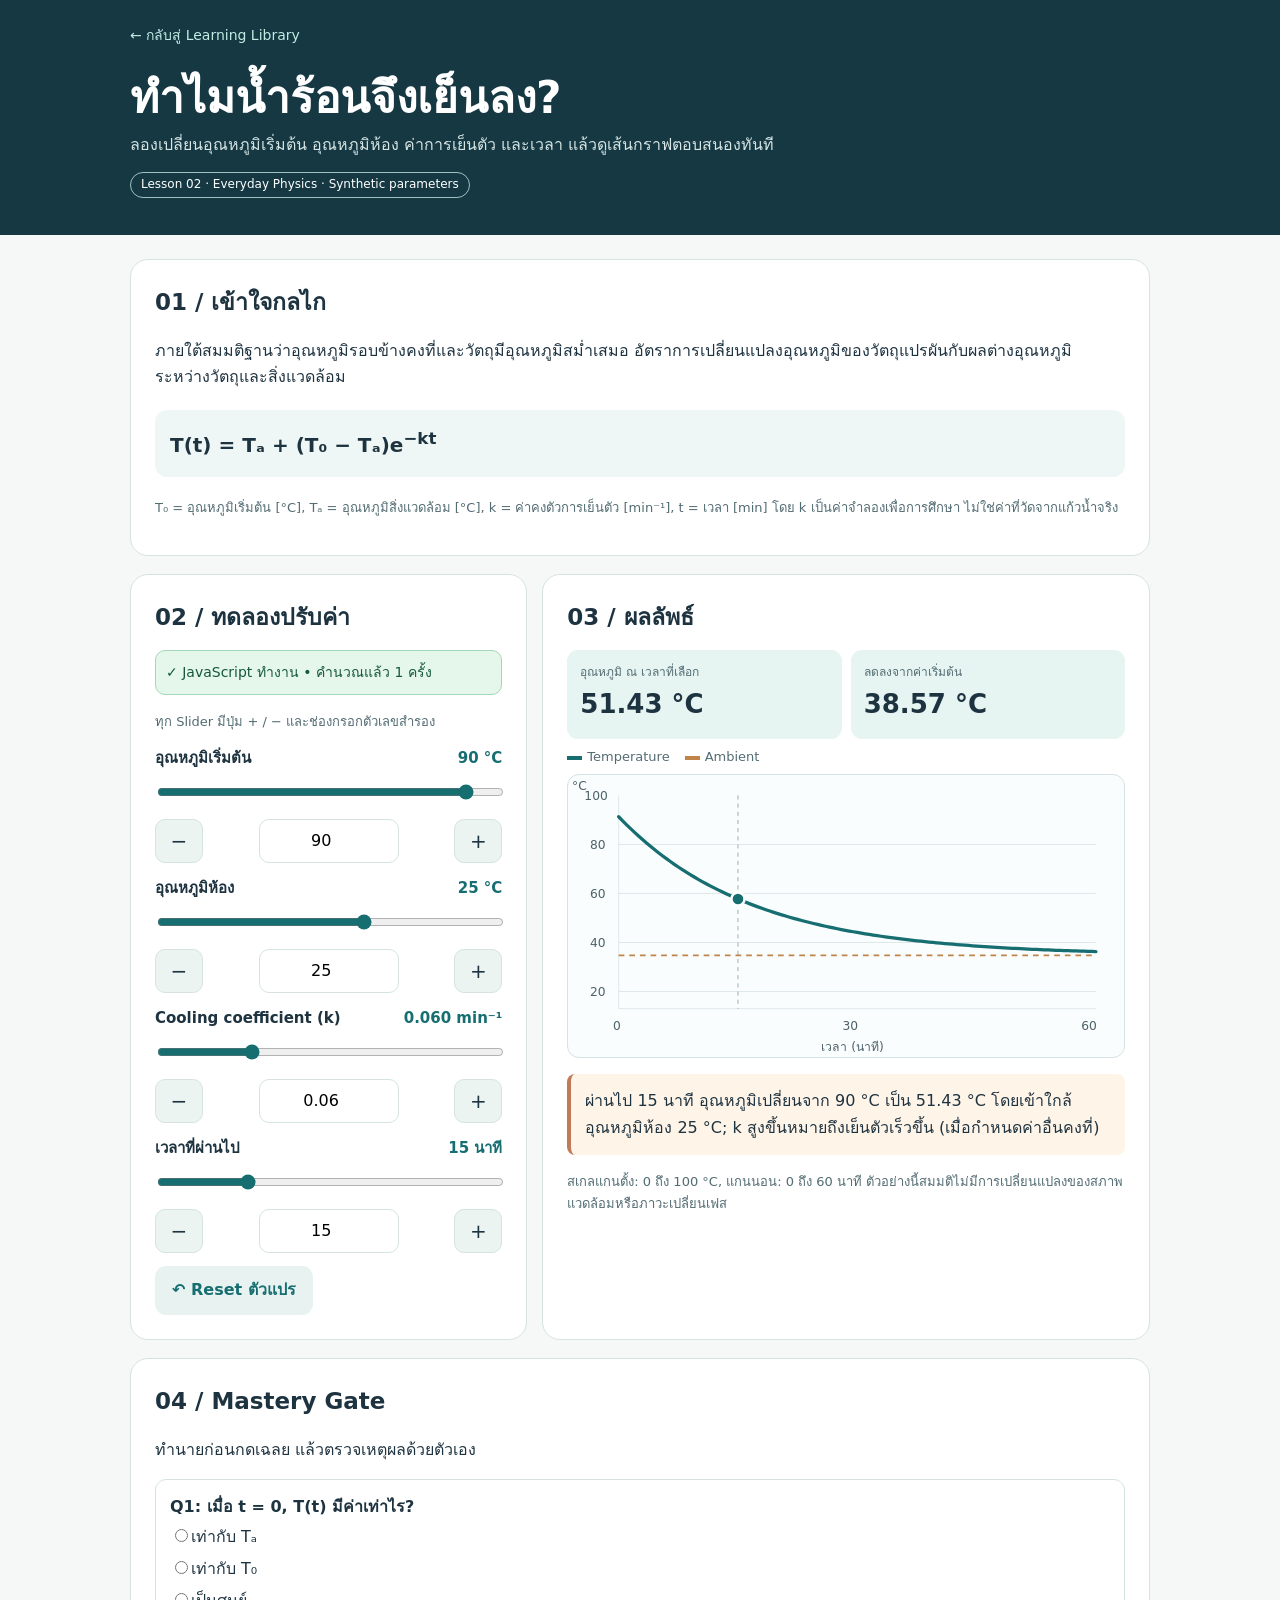
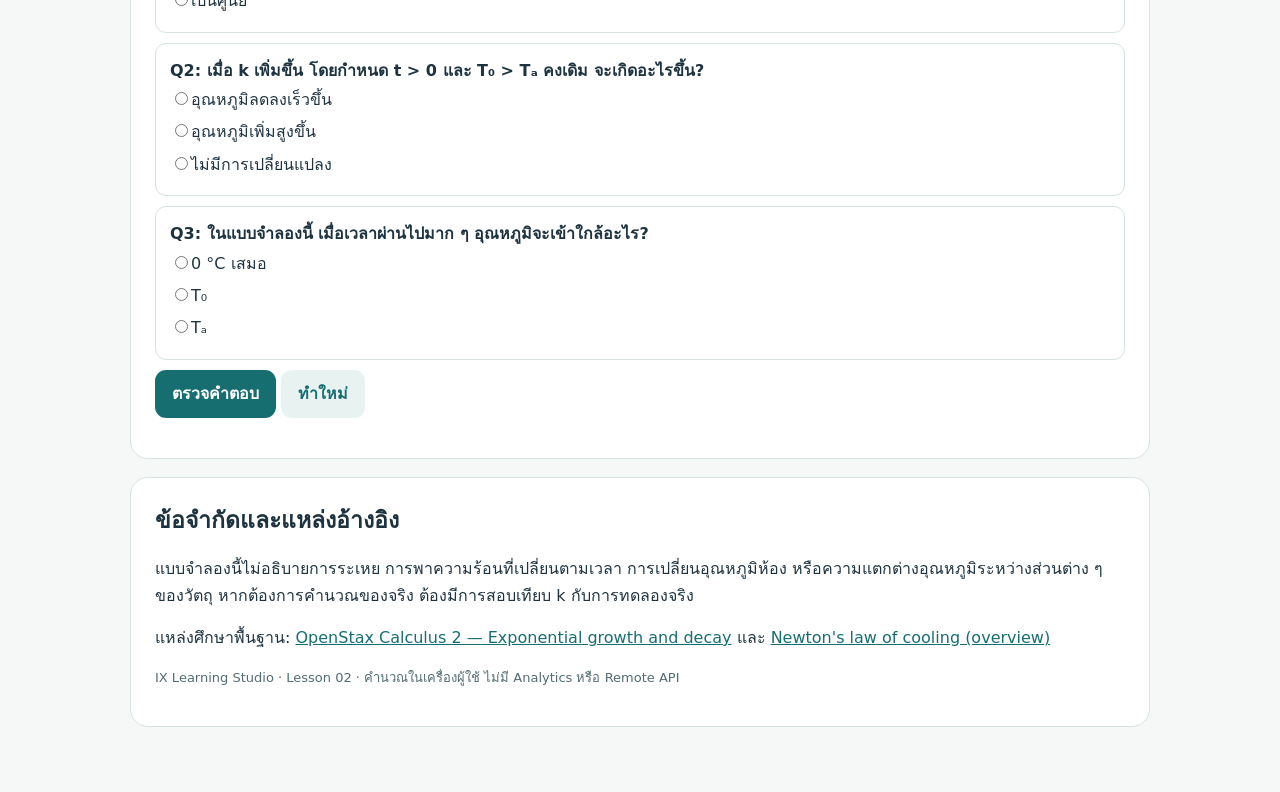
<file: lessons/newtons-cooling/index.html>
<!DOCTYPE html>
<html lang="th"><head><meta charset="utf-8"><meta name="viewport" content="width=device-width,initial-scale=1"><meta name="color-scheme" content="light"><title>IX Learning Studio · Newton's Cooling</title>
<style>
:root{--dark:#153843;--ink:#1e3340;--muted:#536c73;--bg:#f5f8f7;--teal:#176e71;--line:#d5e3e2}*{box-sizing:border-box}body{margin:0;background:var(--bg);font:16px/1.65 system-ui,-apple-system,'Noto Sans Thai',Tahoma,sans-serif;color:var(--ink)}a{color:var(--teal)}button,input{font:inherit}button{cursor:pointer}input:focus-visible,button:focus-visible,a:focus-visible{outline:3px solid #298bca;outline-offset:3px}
header{background:var(--dark);color:white;padding:22px max(16px,calc((100vw - 1020px)/2)) 37px}header a{color:#c3ebe4;text-decoration:none;font-size:14px}header h1{font-size:clamp(27px,4vw,44px);margin:22px 0 7px;line-height:1.25}header p{max-width:780px;color:#d6e5e4;margin:0}.tag{display:inline-block;border:1px solid #9cc3c0;padding:2px 10px;border-radius:99px;margin-top:13px;font-size:12px}
main{width:min(1020px,calc(100% - 22px));margin:24px auto 65px}.card{background:white;border:1px solid var(--line);padding:24px;border-radius:18px;margin-bottom:18px}.card h2{margin:0 0 13px;font-size:23px}.cols{display:grid;grid-template-columns:minmax(270px,.85fr) minmax(0,1.3fr);gap:15px}.control{margin:0 0 13px}.control label{display:flex;justify-content:space-between;gap:10px;font-weight:650;font-size:15px}.control output{color:var(--teal);font-variant-numeric:tabular-nums}.control input[type=range]{width:100%;accent-color:var(--teal);min-height:38px;touch-action:manipulation}.tools{display:flex;justify-content:space-between;gap:8px;margin:0 0 6px}.tools button{min-height:44px;min-width:48px;border:1px solid var(--line);background:#ecf4f2;color:var(--ink);border-radius:10px;font-size:20px}.tools input{max-width:140px;width:43%;min-height:44px;border:1px solid var(--line);border-radius:10px;background:#fff;text-align:center}.status{background:#fff0d7;color:#76500f;border:1px solid #ead1a3;border-radius:10px;padding:10px;margin-bottom:16px;font-size:14px}.status.ready{background:#e5f7eb;color:#15583e;border-color:#a4d7b7}.metrics{display:grid;grid-template-columns:repeat(2,minmax(0,1fr));gap:9px}.metric{border-radius:11px;background:#e6f4f2;padding:13px}.metric span{font-size:12px;color:var(--muted);display:block}.metric strong{font-size:clamp(18px,2.5vw,26px);font-variant-numeric:tabular-nums}.plot{background:#fafdfe;border:1px solid var(--line);border-radius:12px;overflow:hidden}.plot svg{width:100%;height:auto;display:block}.quiz{border:1px solid var(--line);border-radius:11px;padding:14px;margin:10px 0}.quiz label{display:block;padding:3px 0}.primary{background:var(--teal);color:white;padding:11px 17px;border:0;border-radius:11px;font-weight:700;min-height:44px}.secondary{color:var(--teal);background:#e8f3f1}.note{background:#fff4e8;border-left:4px solid #c07a55;border-radius:8px;padding:14px}.small{font-size:13px;color:var(--muted)}.chart-legend{display:flex;flex-wrap:wrap;gap:15px;margin:7px 0;color:var(--muted);font-size:13px}.sw{display:inline-block;width:15px;height:4px;background:var(--teal);vertical-align:middle;margin-right:5px}.sw.env{background:#c08348}.hide{position:absolute;left:-9999px}
@media(max-width:800px){.cols{grid-template-columns:1fr}.card{padding:17px}}@media(prefers-reduced-motion:reduce){*,*:before,*:after{animation:none!important;transition:none!important}}
</style></head><body>
<header><a href="../../">← กลับสู่ Learning Library</a><div><h1>ทำไมน้ำร้อนจึงเย็นลง?</h1><p>ลองเปลี่ยนอุณหภูมิเริ่มต้น อุณหภูมิห้อง ค่าการเย็นตัว และเวลา แล้วดูเส้นกราฟตอบสนองทันที</p><span class="tag">Lesson 02 · Everyday Physics · Synthetic parameters</span></div></header>
<main><section class="card"><h2>01 / เข้าใจกลไก</h2><p>ภายใต้สมมติฐานว่าอุณหภูมิรอบข้างคงที่และวัตถุมีอุณหภูมิสม่ำเสมอ อัตราการเปลี่ยนแปลงอุณหภูมิของวัตถุแปรผันกับผลต่างอุณหภูมิระหว่างวัตถุและสิ่งแวดล้อม</p><p style="padding:15px;background:#eef7f5;border-radius:12px;font-size:20px"><strong>T(t) = Tₐ + (T₀ − Tₐ)e<sup>−kt</sup></strong></p><p class="small">T₀ = อุณหภูมิเริ่มต้น [°C], Tₐ = อุณหภูมิสิ่งแวดล้อม [°C], k = ค่าคงตัวการเย็นตัว [min⁻¹], t = เวลา [min] โดย k เป็นค่าจำลองเพื่อการศึกษา ไม่ใช่ค่าที่วัดจากแก้วน้ำจริง</p></section>
<section class="cols" aria-labelledby="lab"><div class="card"><h2 id="lab">02 / ทดลองปรับค่า</h2><div id="js-status" class="status" role="status" aria-live="polite">JavaScript ยังไม่เริ่มทำงาน หากเปิดผ่าน Files/Quick Look ให้เปิดเว็บผ่าน HTTPS แทน</div><p class="small">ทุก Slider มีปุ่ม + / − และช่องกรอกตัวเลขสำรอง</p>
<div class="control"><label for="initial">อุณหภูมิเริ่มต้น <output id="initial-out">90 °C</output></label><input id="initial" type="range" min="40" max="95" step="1" value="90"><div class="tools"><button type="button" data-id="initial" data-delta="-1">−</button><input type="number" id="initial-number" aria-label="กรอกอุณหภูมิเริ่มต้น" min="40" max="95" step="1" value="90"><button type="button" data-id="initial" data-delta="1">+</button></div></div>
<div class="control"><label for="ambient">อุณหภูมิห้อง <output id="ambient-out">25 °C</output></label><input id="ambient" type="range" min="10" max="35" step="1" value="25"><div class="tools"><button type="button" data-id="ambient" data-delta="-1">−</button><input type="number" id="ambient-number" aria-label="กรอกอุณหภูมิห้อง" min="10" max="35" step="1" value="25"><button type="button" data-id="ambient" data-delta="1">+</button></div></div>
<div class="control"><label for="k">Cooling coefficient (k) <output id="k-out">0.060 min⁻¹</output></label><input id="k" type="range" min="0.01" max="0.20" step="0.005" value="0.06"><div class="tools"><button type="button" data-id="k" data-delta="-1">−</button><input type="number" id="k-number" aria-label="กรอก cooling coefficient" min="0.01" max="0.20" step="0.005" value="0.06"><button type="button" data-id="k" data-delta="1">+</button></div></div>
<div class="control"><label for="minutes">เวลาที่ผ่านไป <output id="minutes-out">15 นาที</output></label><input id="minutes" type="range" min="0" max="60" step="1" value="15"><div class="tools"><button type="button" data-id="minutes" data-delta="-1">−</button><input type="number" id="minutes-number" aria-label="กรอกเวลาที่ผ่านไป" min="0" max="60" step="1" value="15"><button type="button" data-id="minutes" data-delta="1">+</button></div></div>
<button id="reset" class="primary secondary" type="button">↶ Reset ตัวแปร</button></div>
<div class="card"><h2>03 / ผลลัพธ์</h2><div class="metrics"><div class="metric"><span>อุณหภูมิ ณ เวลาที่เลือก</span><strong id="temperature">51.43 °C</strong></div><div class="metric"><span>ลดลงจากค่าเริ่มต้น</span><strong id="drop">38.57 °C</strong></div></div><div class="chart-legend"><span><i class="sw"></i>Temperature</span><span><i class="sw env"></i>Ambient</span></div><div class="plot"><svg id="graph" viewBox="0 0 680 345" role="img" aria-label="กราฟอุณหภูมิเทียบเวลา 0 ถึง 60 นาที"><g fill="none" stroke="#dae4e5" stroke-width="1"><path d="M62 25V286H646"/><path d="M62 85H646 M62 145H646 M62 205H646 M62 265H646"/></g><g font-family="system-ui" fill="#4d6269" font-size="15"><text x="20" y="31">100</text><text x="27" y="91">80</text><text x="27" y="151">60</text><text x="27" y="211">40</text><text x="27" y="271">20</text><text x="55" y="312">0</text><text x="336" y="312">30</text><text x="628" y="312">60</text><text x="310" y="338">เวลา (นาที)</text><text x="5" y="18">°C</text></g><line id="ambient-line" x1="62" y1="260" x2="646" y2="260" stroke="#c08348" stroke-width="2" stroke-dasharray="7 6"/><path id="curve" d="M62 55" fill="none" stroke="#176e71" stroke-width="4" stroke-linecap="round"/><line id="cursor" x1="208" y1="25" x2="208" y2="286" stroke="#869ca1" stroke-dasharray="5 5"/><circle id="point" cx="208" cy="171" r="8" fill="#176e71" stroke="#fff" stroke-width="3"/></svg></div><p id="explainer" class="note" aria-live="polite">อุณหภูมิจะเข้าใกล้อุณหภูมิห้องช้าลง เมื่อความต่างอุณหภูมิน้อยลง</p><p class="small">สเกลแกนตั้ง: 0 ถึง 100 °C, แกนนอน: 0 ถึง 60 นาที ตัวอย่างนี้สมมติไม่มีการเปลี่ยนแปลงของสภาพแวดล้อมหรือภาวะเปลี่ยนเฟส</p></div></section>
<section class="card"><h2>04 / Mastery Gate</h2><p>ทำนายก่อนกดเฉลย แล้วตรวจเหตุผลด้วยตัวเอง</p><div class="quiz"><strong>Q1: เมื่อ t = 0, T(t) มีค่าเท่าไร?</strong><label><input type="radio" name="q1" value="a">เท่ากับ Tₐ</label><label><input type="radio" name="q1" value="b">เท่ากับ T₀</label><label><input type="radio" name="q1" value="c">เป็นศูนย์</label></div><div class="quiz"><strong>Q2: เมื่อ k เพิ่มขึ้น โดยกำหนด t &gt; 0 และ T₀ &gt; Tₐ คงเดิม จะเกิดอะไรขึ้น?</strong><label><input type="radio" name="q2" value="a">อุณหภูมิลดลงเร็วขึ้น</label><label><input type="radio" name="q2" value="b">อุณหภูมิเพิ่มสูงขึ้น</label><label><input type="radio" name="q2" value="c">ไม่มีการเปลี่ยนแปลง</label></div><div class="quiz"><strong>Q3: ในแบบจำลองนี้ เมื่อเวลาผ่านไปมาก ๆ อุณหภูมิจะเข้าใกล้อะไร?</strong><label><input type="radio" name="q3" value="a">0 °C เสมอ</label><label><input type="radio" name="q3" value="b">T₀</label><label><input type="radio" name="q3" value="c">Tₐ</label></div><button class="primary" id="check" type="button">ตรวจคำตอบ</button> <button class="primary secondary" type="button" id="clear">ทำใหม่</button><p id="grade" role="status" aria-live="polite"></p></section>
<section class="card"><h2>ข้อจำกัดและแหล่งอ้างอิง</h2><p>แบบจำลองนี้ไม่อธิบายการระเหย การพาความร้อนที่เปลี่ยนตามเวลา การเปลี่ยนอุณหภูมิห้อง หรือความแตกต่างอุณหภูมิระหว่างส่วนต่าง ๆ ของวัตถุ หากต้องการคำนวณของจริง ต้องมีการสอบเทียบ k กับการทดลองจริง</p><p>แหล่งศึกษาพื้นฐาน: <a href="https://openstax.org/books/calculus-volume-2/pages/4-7-exponential-growth-and-decay" target="_blank" rel="noopener noreferrer">OpenStax Calculus 2 — Exponential growth and decay</a> และ <a href="https://en.wikipedia.org/wiki/Newton%27s_law_of_cooling" target="_blank" rel="noopener noreferrer">Newton's law of cooling (overview)</a></p><p class="small">IX Learning Studio · Lesson 02 · คำนวณในเครื่องผู้ใช้ ไม่มี Analytics หรือ Remote API</p></section>
</main>
<script>
'use strict';
function temperatureModel(T0,Ta,k,t){if(![T0,Ta,k,t].every(Number.isFinite)||k<0||t<0)throw new RangeError('Invalid cooling model input');return Ta+(T0-Ta)*Math.exp(-k*t)}
if(typeof module!=='undefined')module.exports={temperatureModel};
(function(){'use strict';const ids=['initial','ambient','k','minutes'],defaults={initial:90,ambient:25,k:0.06,minutes:15},$=id=>document.getElementById(id);let count=0;
const y=T=>286-(T/100)*261;const x=t=>62+t/60*584;
function render(){const [initial,ambient,k,minutes]=ids.map(id=>Number($(id).value));const T=temperatureModel(initial,ambient,k,minutes);for(const id of ids){$(id+'-number').value=$(id).value;$(id+'-out').textContent=(id==='k'?k.toFixed(3)+' min⁻¹':id==='minutes'?minutes+' นาที':$(id).value+' °C')}
$('temperature').textContent=T.toFixed(2)+' °C';$('drop').textContent=(initial-T).toFixed(2)+' °C';const samples=[];for(let t=0;t<=60;t+=0.5)samples.push((t===0?'M':'L')+x(t).toFixed(2)+','+y(temperatureModel(initial,ambient,k,t)).toFixed(2));$('curve').setAttribute('d',samples.join(' '));$('ambient-line').setAttribute('y1',y(ambient));$('ambient-line').setAttribute('y2',y(ambient));$('cursor').setAttribute('x1',x(minutes));$('cursor').setAttribute('x2',x(minutes));$('point').setAttribute('cx',x(minutes));$('point').setAttribute('cy',y(T));$('explainer').textContent=minutes===0?'เริ่มต้นที่ T₀ เพราะ exp(0) = 1': 'ผ่านไป '+minutes+' นาที อุณหภูมิเปลี่ยนจาก '+initial+' °C เป็น '+T.toFixed(2)+' °C โดยเข้าใกล้อุณหภูมิห้อง '+ambient+' °C; k สูงขึ้นหมายถึงเย็นตัวเร็วขึ้น (เมื่อกำหนดค่าอื่นคงที่)';$('js-status').className='status ready';$('js-status').textContent='✓ JavaScript ทำงาน • คำนวณแล้ว '+(++count)+' ครั้ง';}
function update(id,value){const el=$(id),min=+el.min,max=+el.max,step=+el.step;const v=Number(value);if(!Number.isFinite(v))return;el.value=String(Math.max(min,Math.min(max,Number((min+Math.round((v-min)/step)*step).toFixed(6)))));render()}
for(const id of ids){$(id).addEventListener('input',render);$(id).addEventListener('change',render);const num=$(id+'-number');for(const event of ['input','change'])num.addEventListener(event,()=>{if(num.value!=='')update(id,num.value)})}for(const btn of document.querySelectorAll('button[data-id]'))btn.addEventListener('click',()=>{const el=$(btn.dataset.id);update(btn.dataset.id,+el.value+(+btn.dataset.delta)*(+el.step))});$('reset').addEventListener('click',()=>{for(const id of ids)$(id).value=defaults[id];render()});$('check').addEventListener('click',()=>{let n=0;for(const [q,a] of Object.entries({q1:'b',q2:'a',q3:'c'})){const v=document.querySelector('input[name="'+q+'"]:checked');if(v?.value===a)n++}$('grade').textContent='ผล '+n+'/3 — '+(n===3?'PASS · พร้อมเรียนขั้นต่อไป':'RETRY · ลองแก้ตัวแปรและทบทวนสมการก่อน')});$('clear').addEventListener('click',()=>{for(const e of document.querySelectorAll('input[type=radio]'))e.checked=false;$('grade').textContent='';render()});render()
})();
</script>
</body></html>
</file>
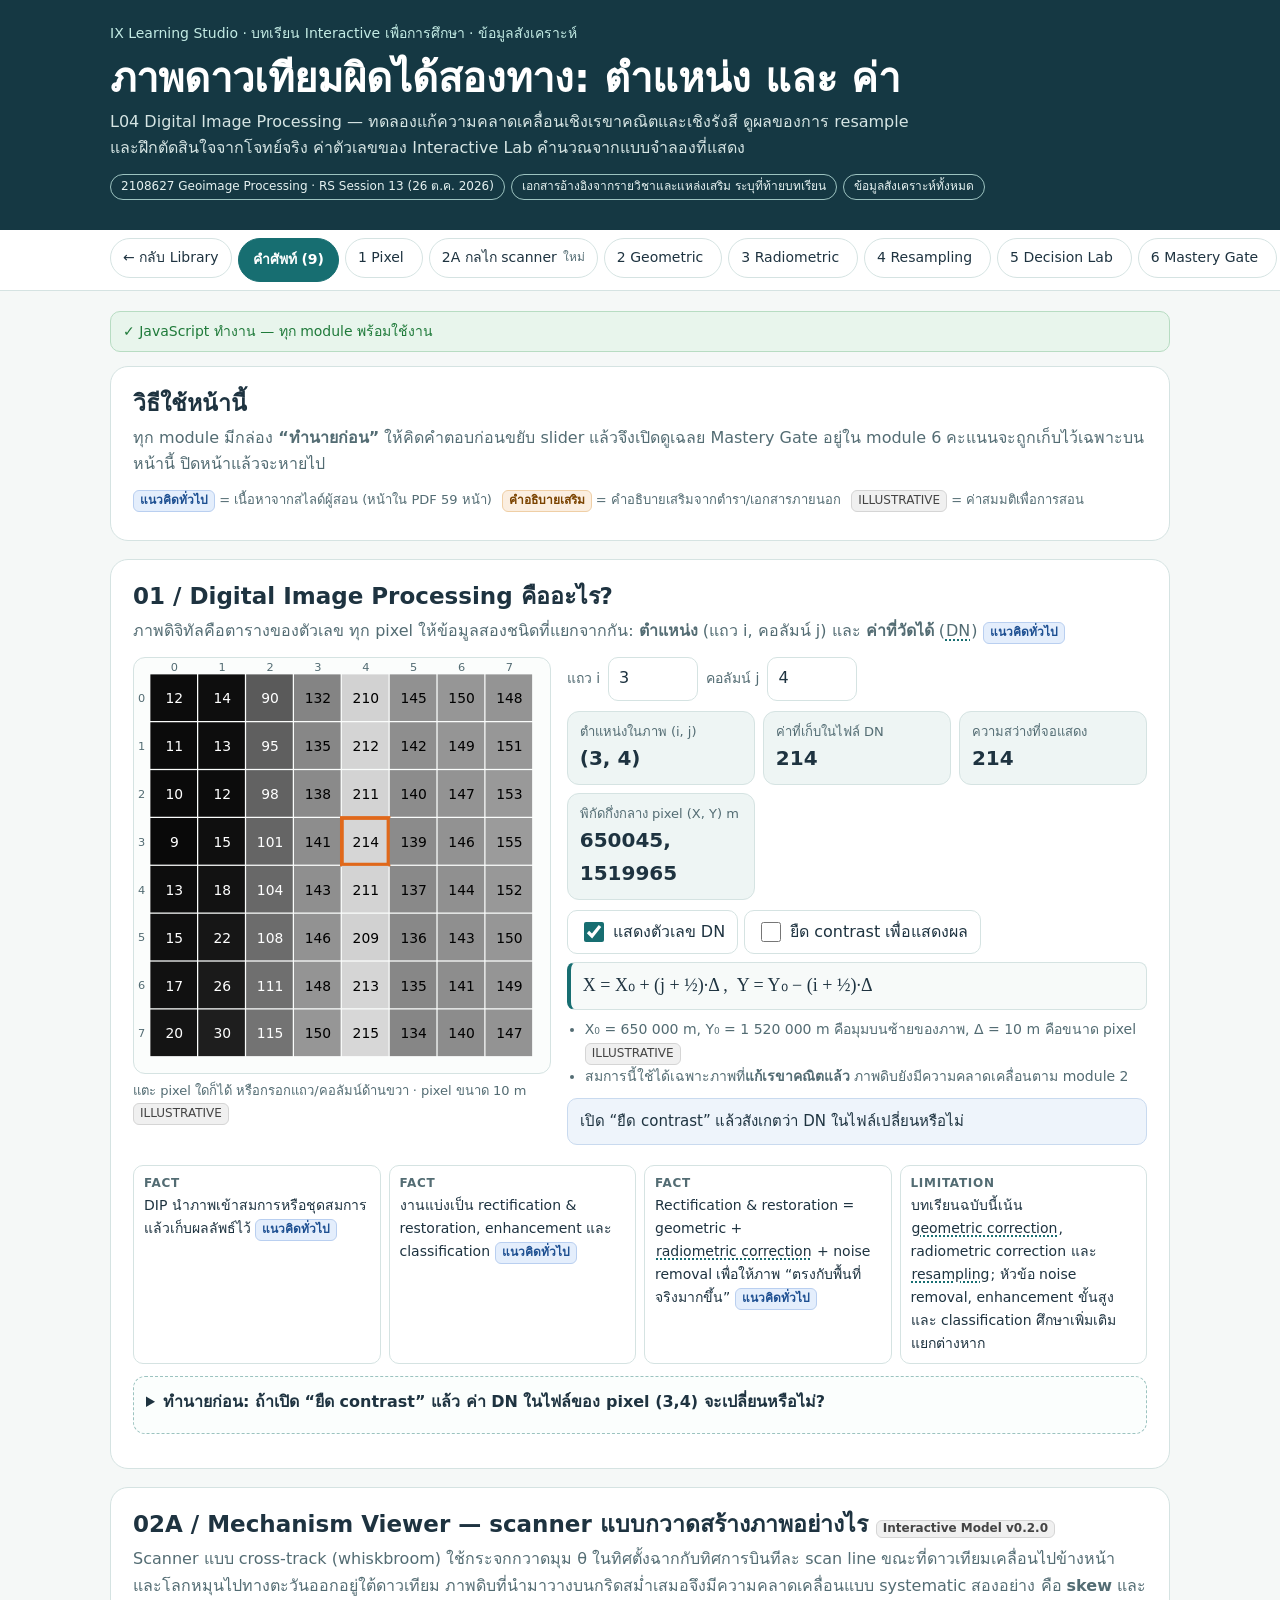
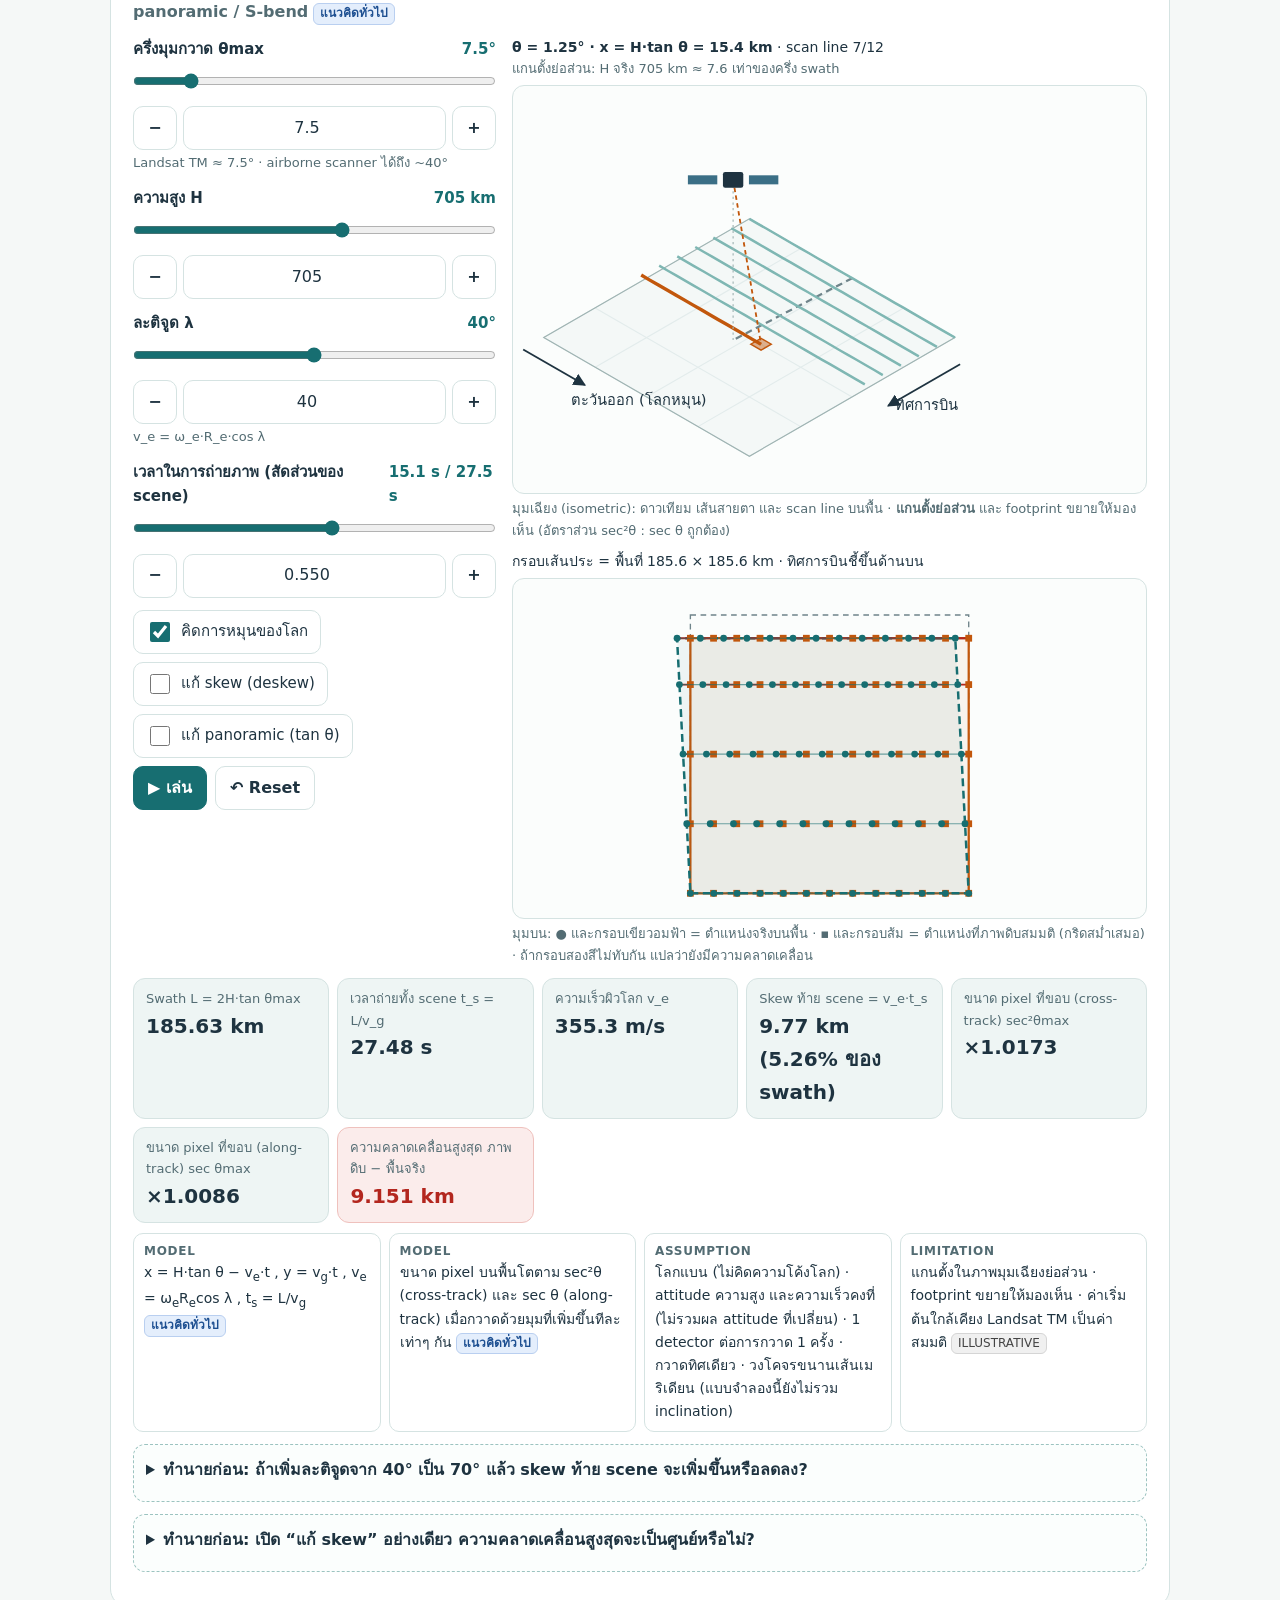
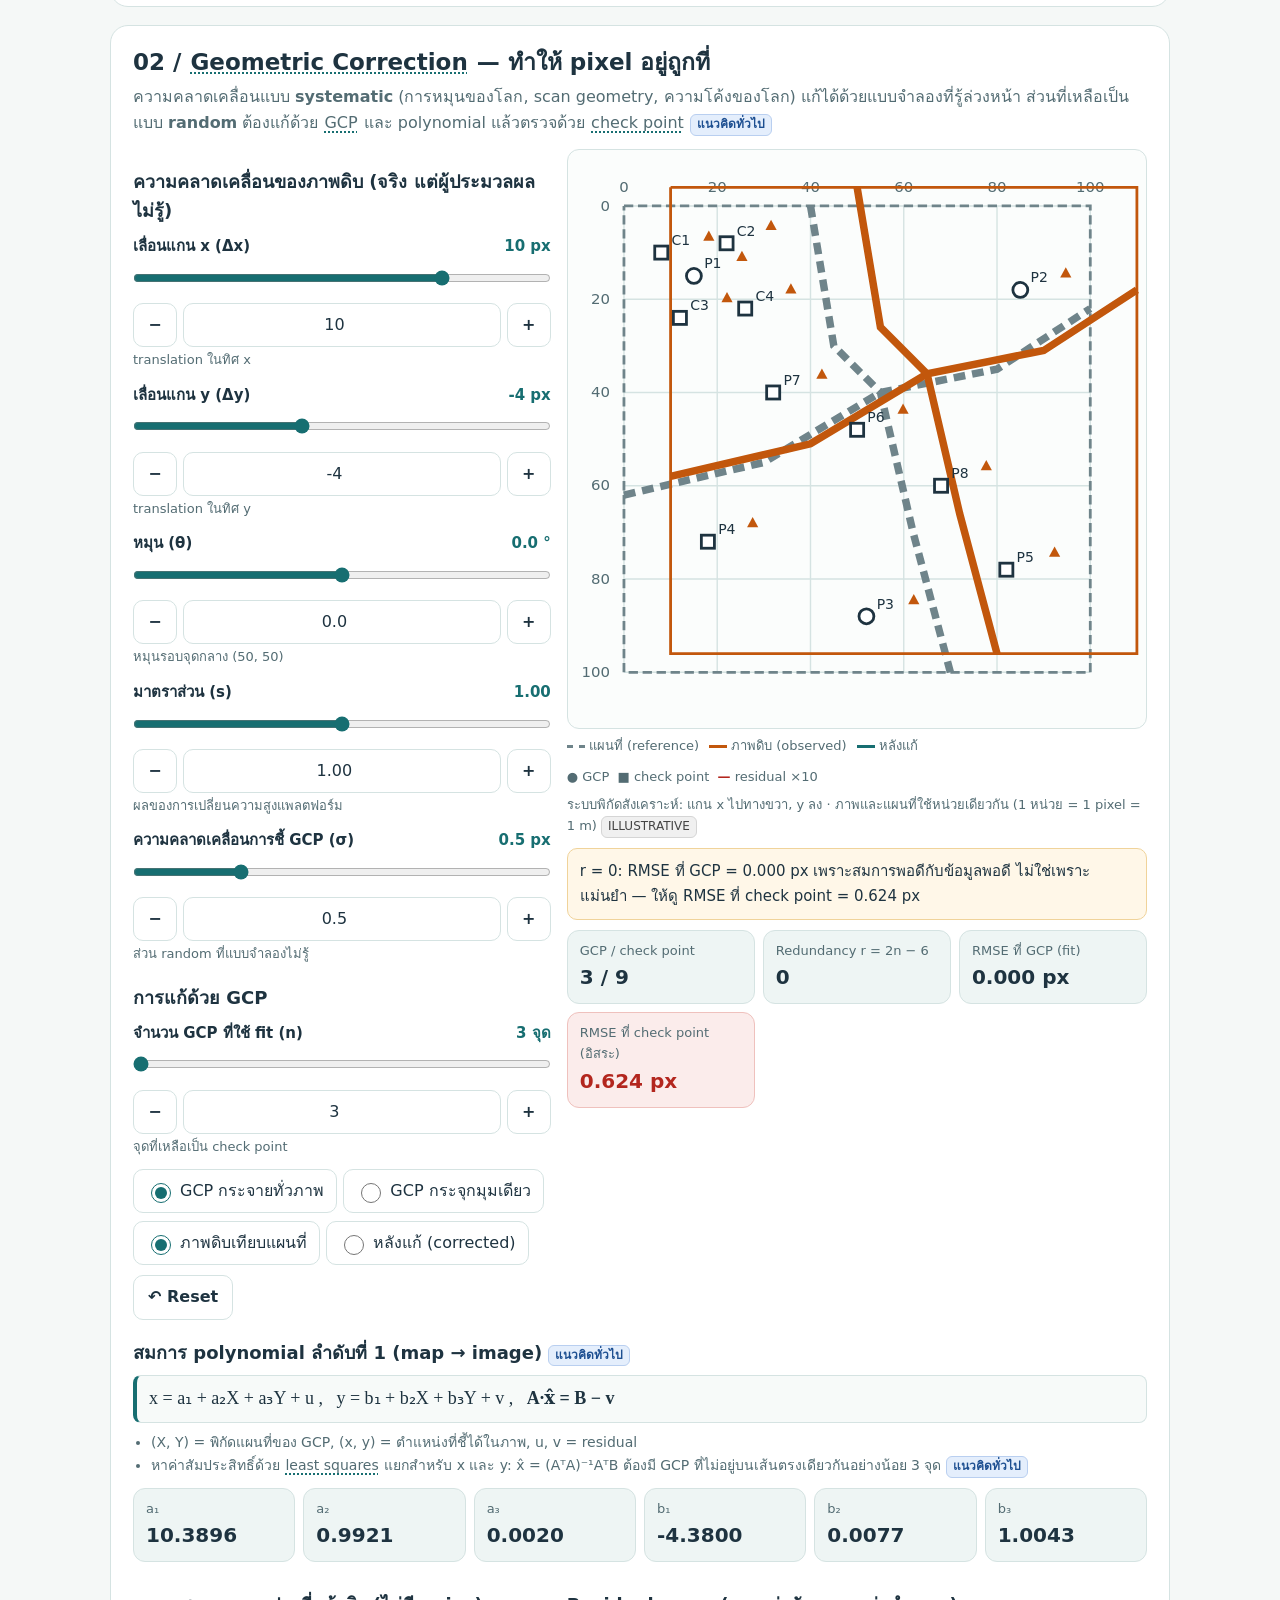
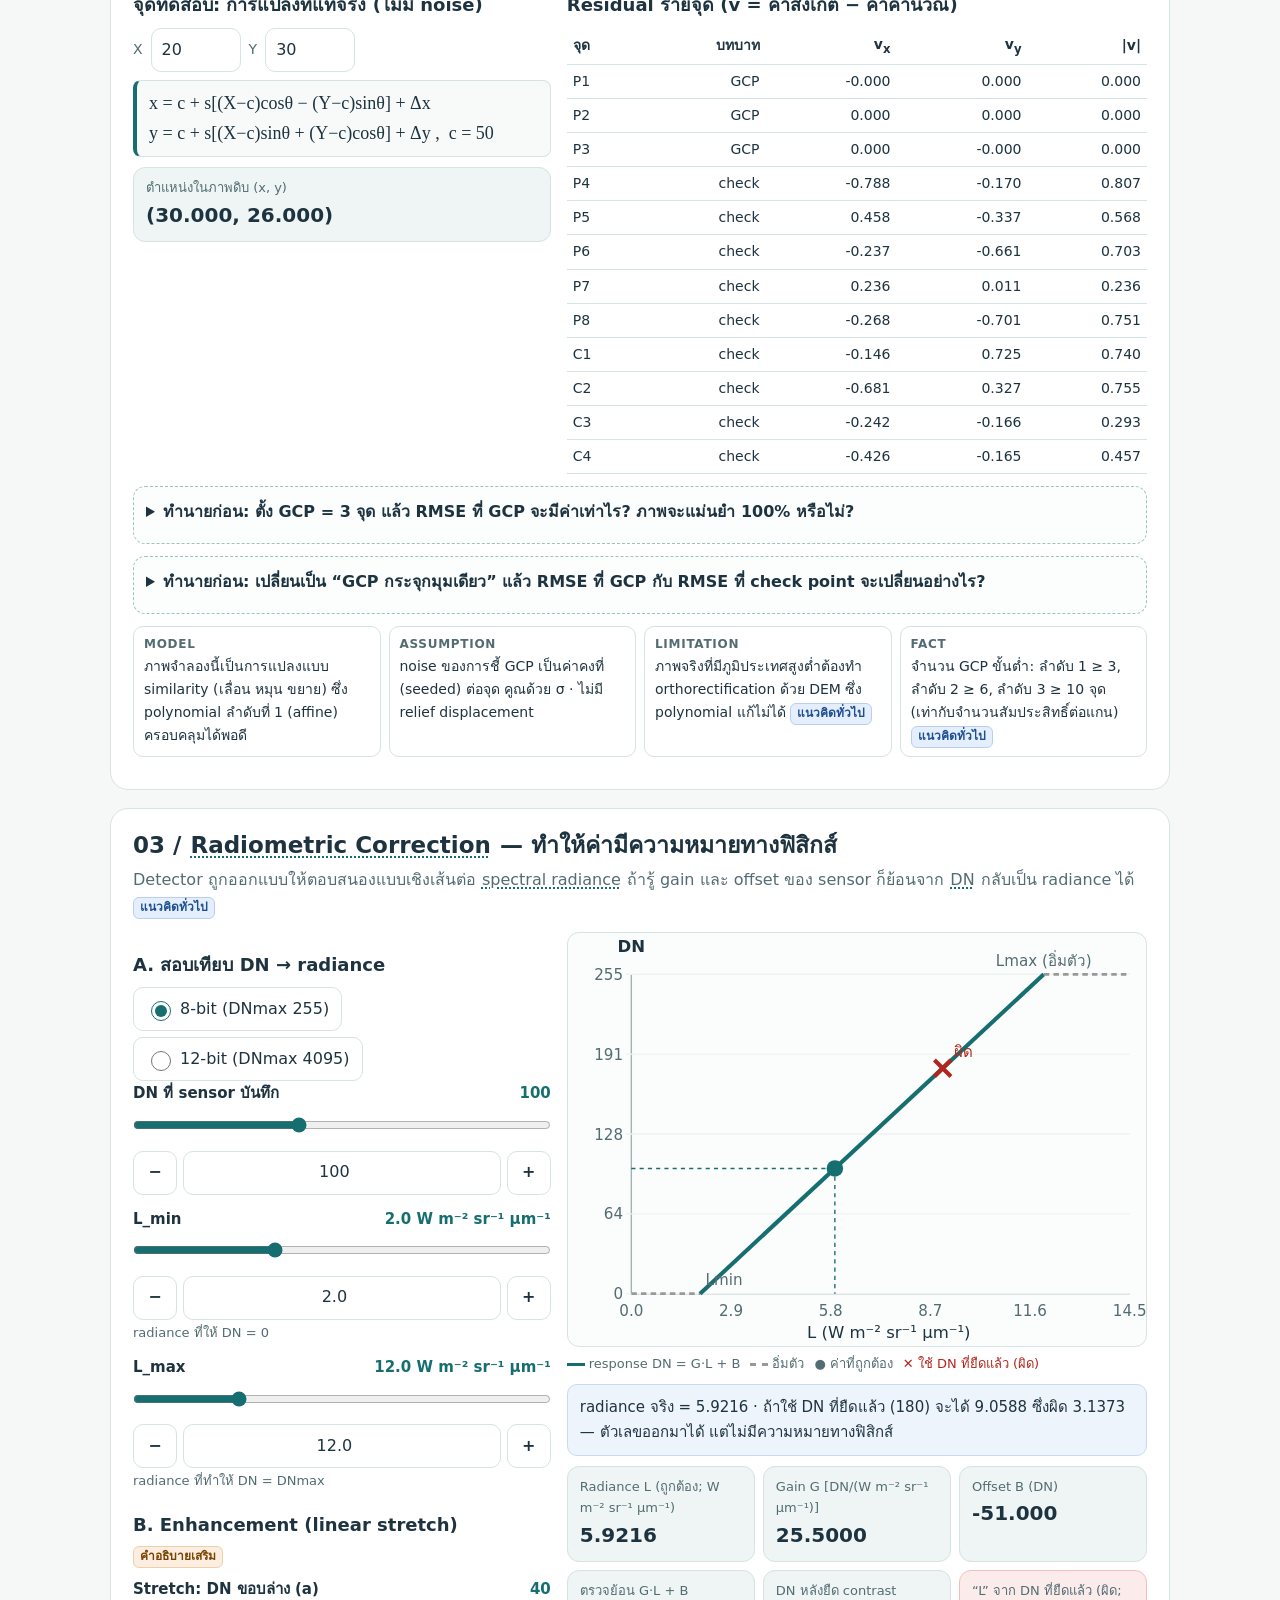
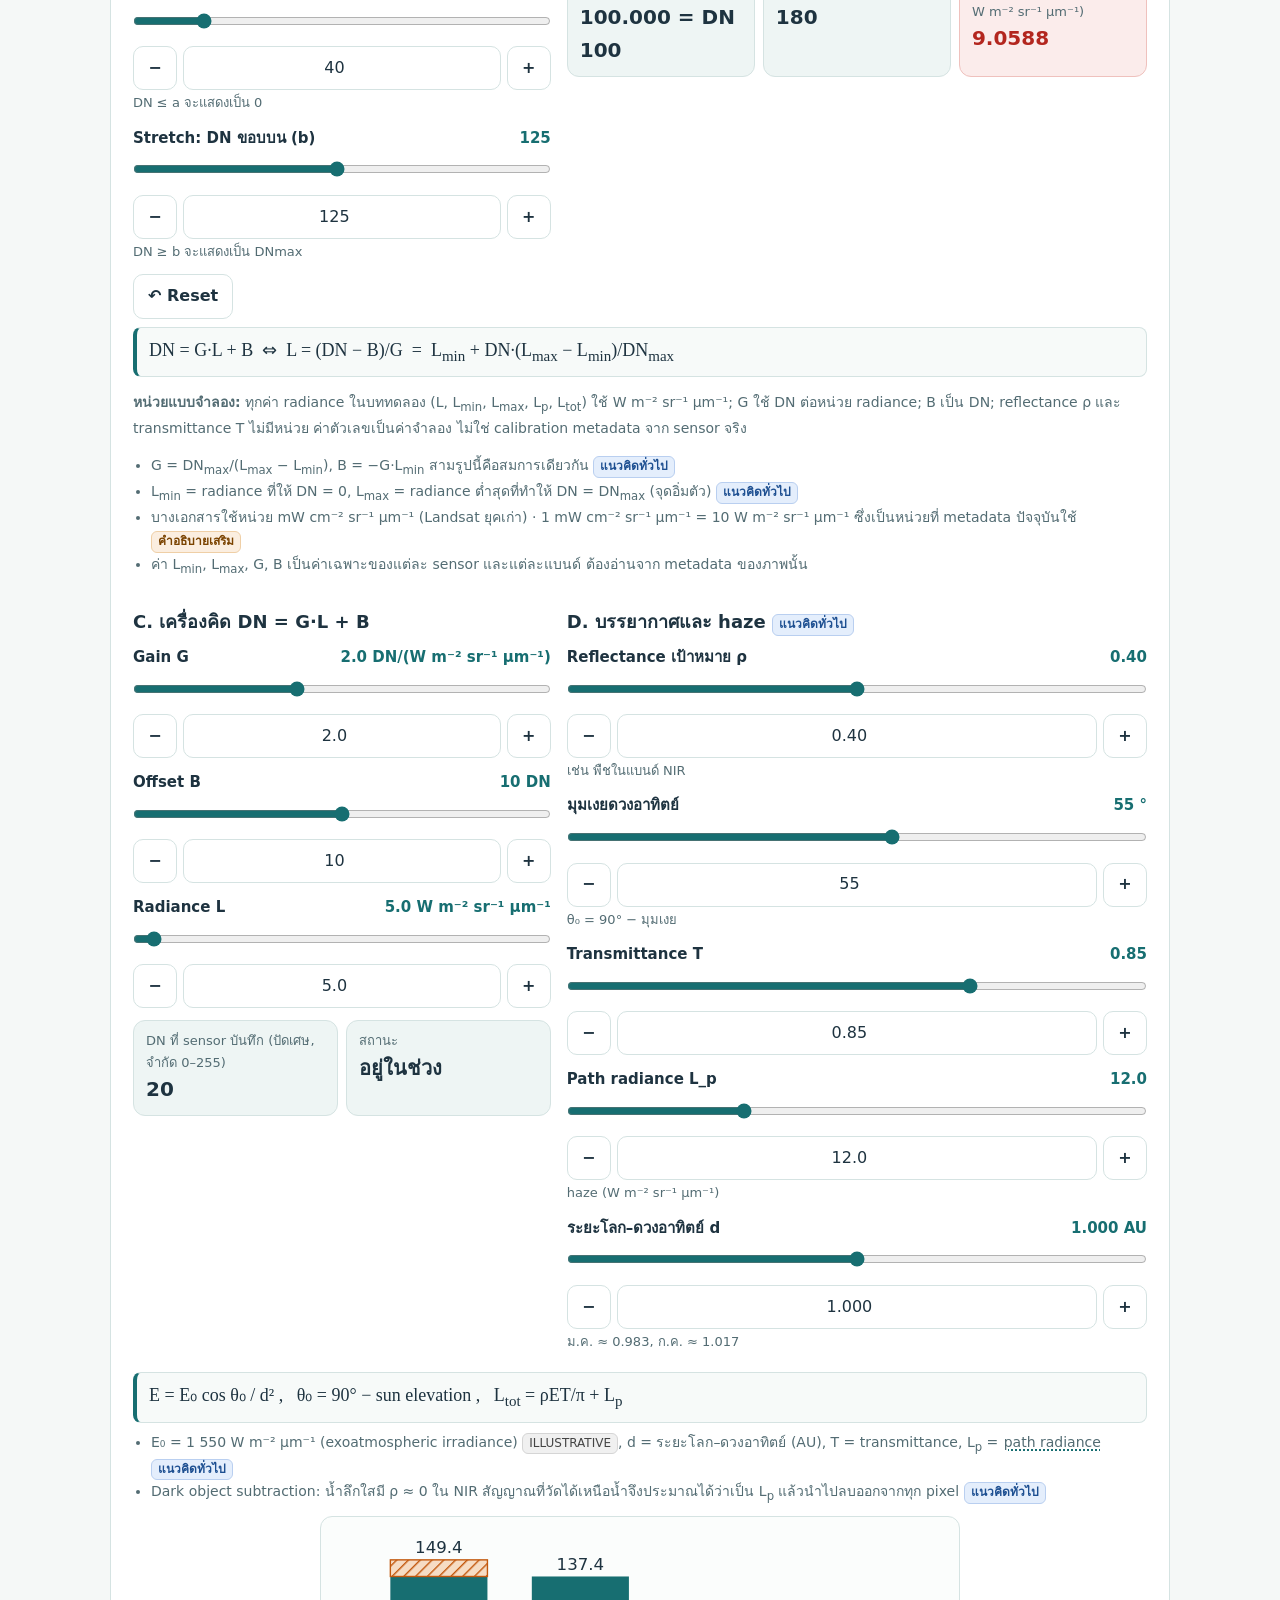
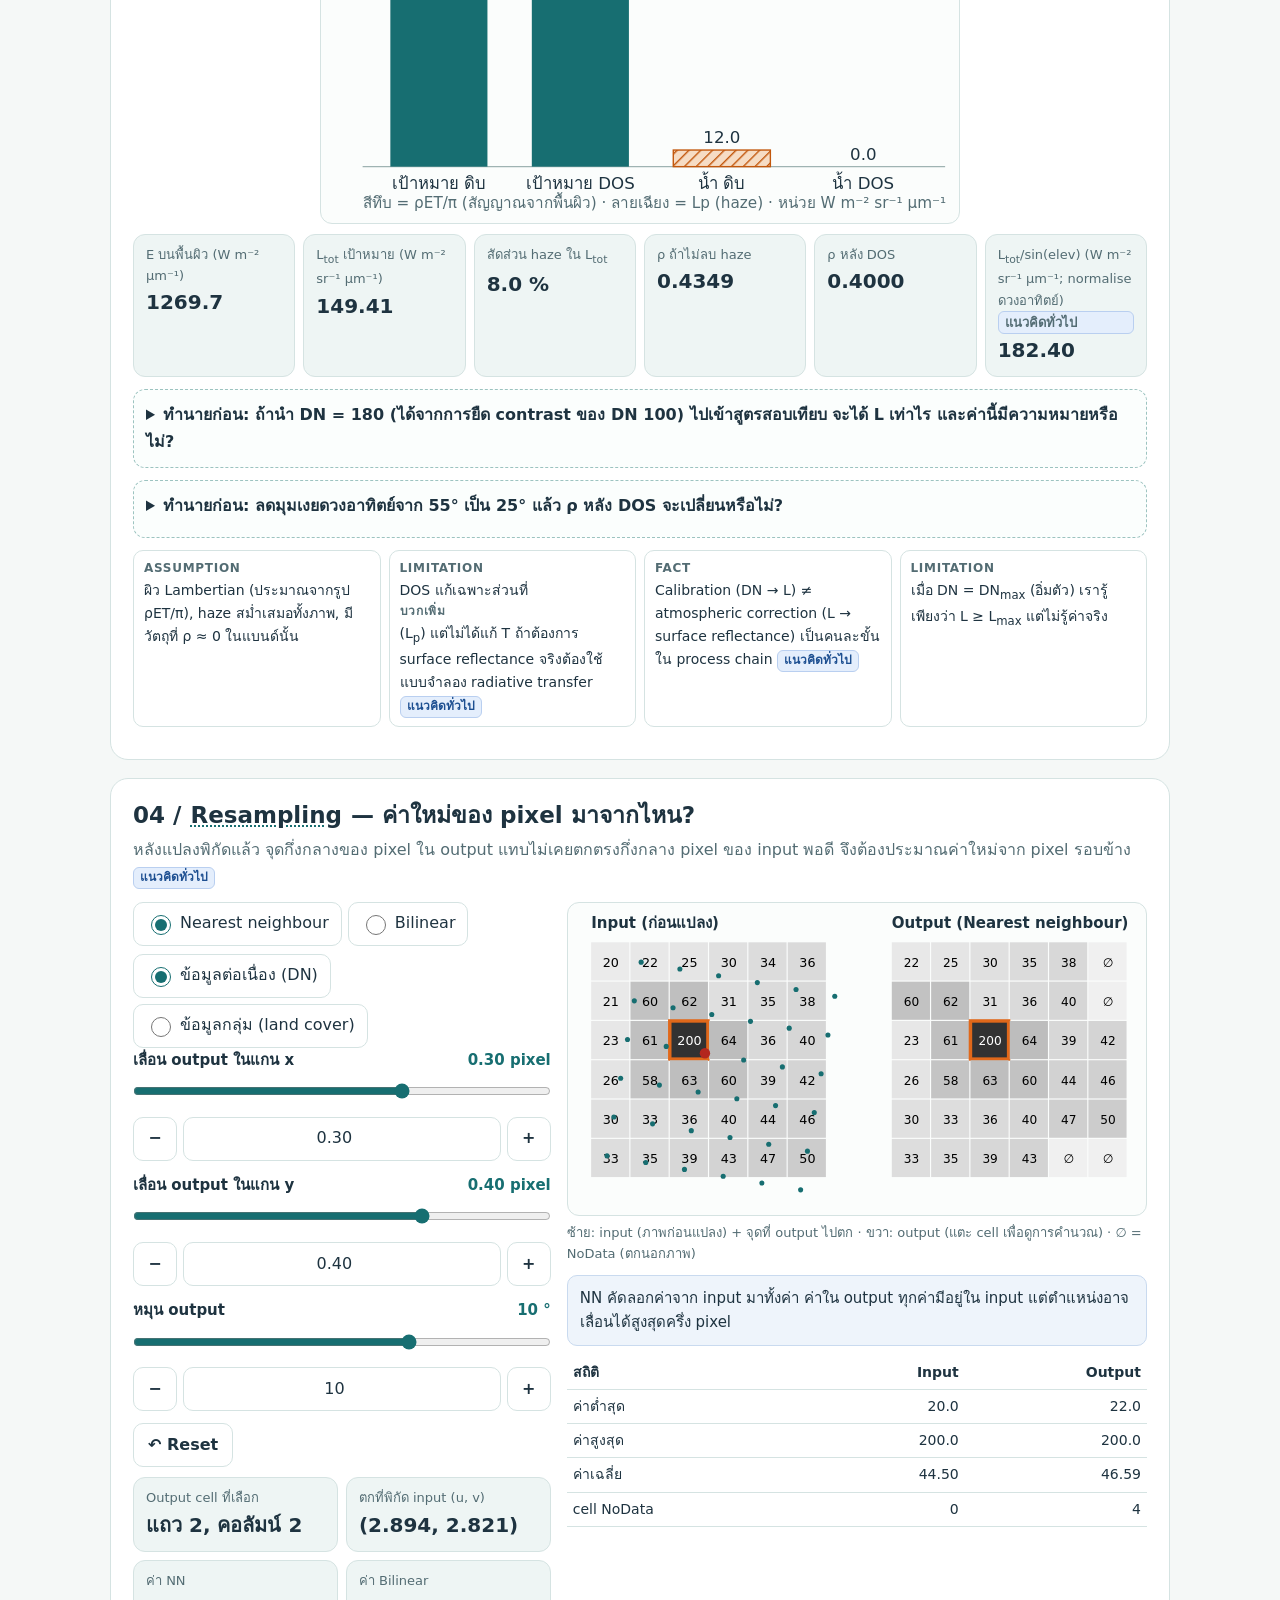
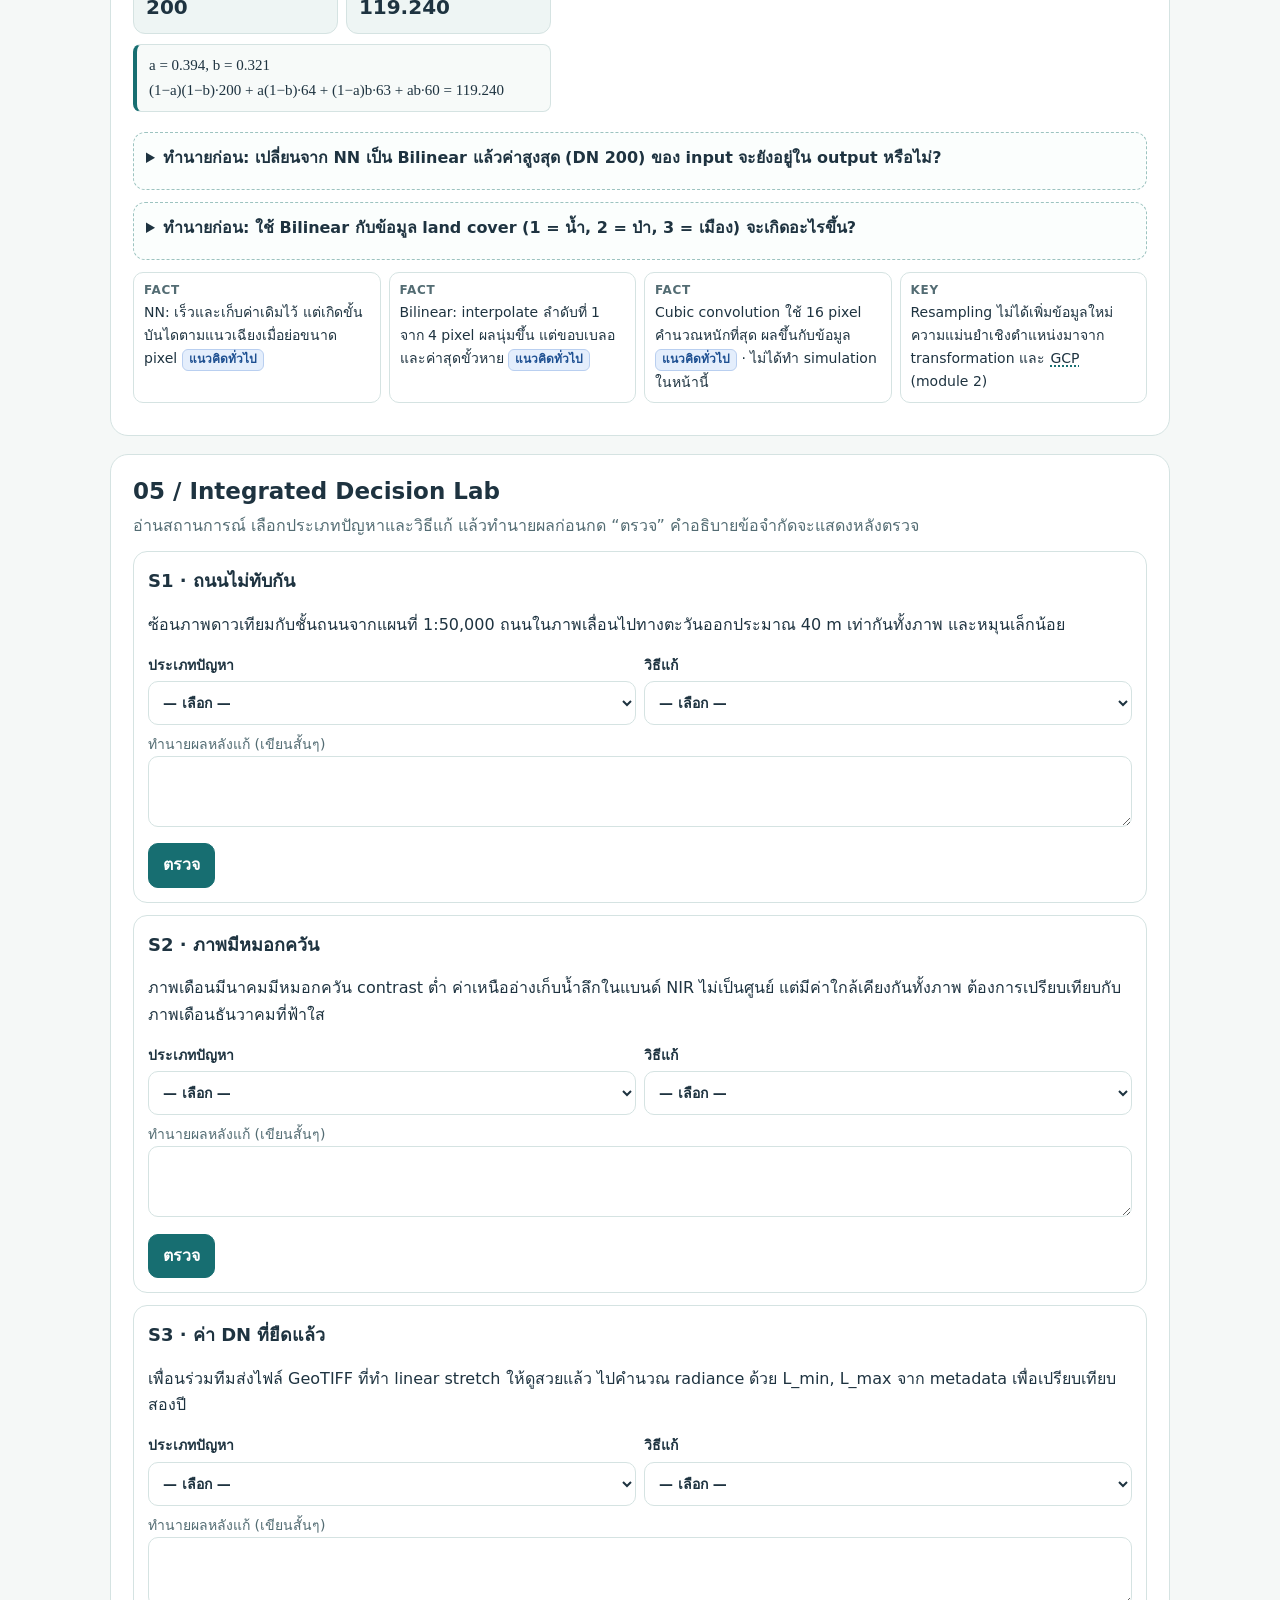
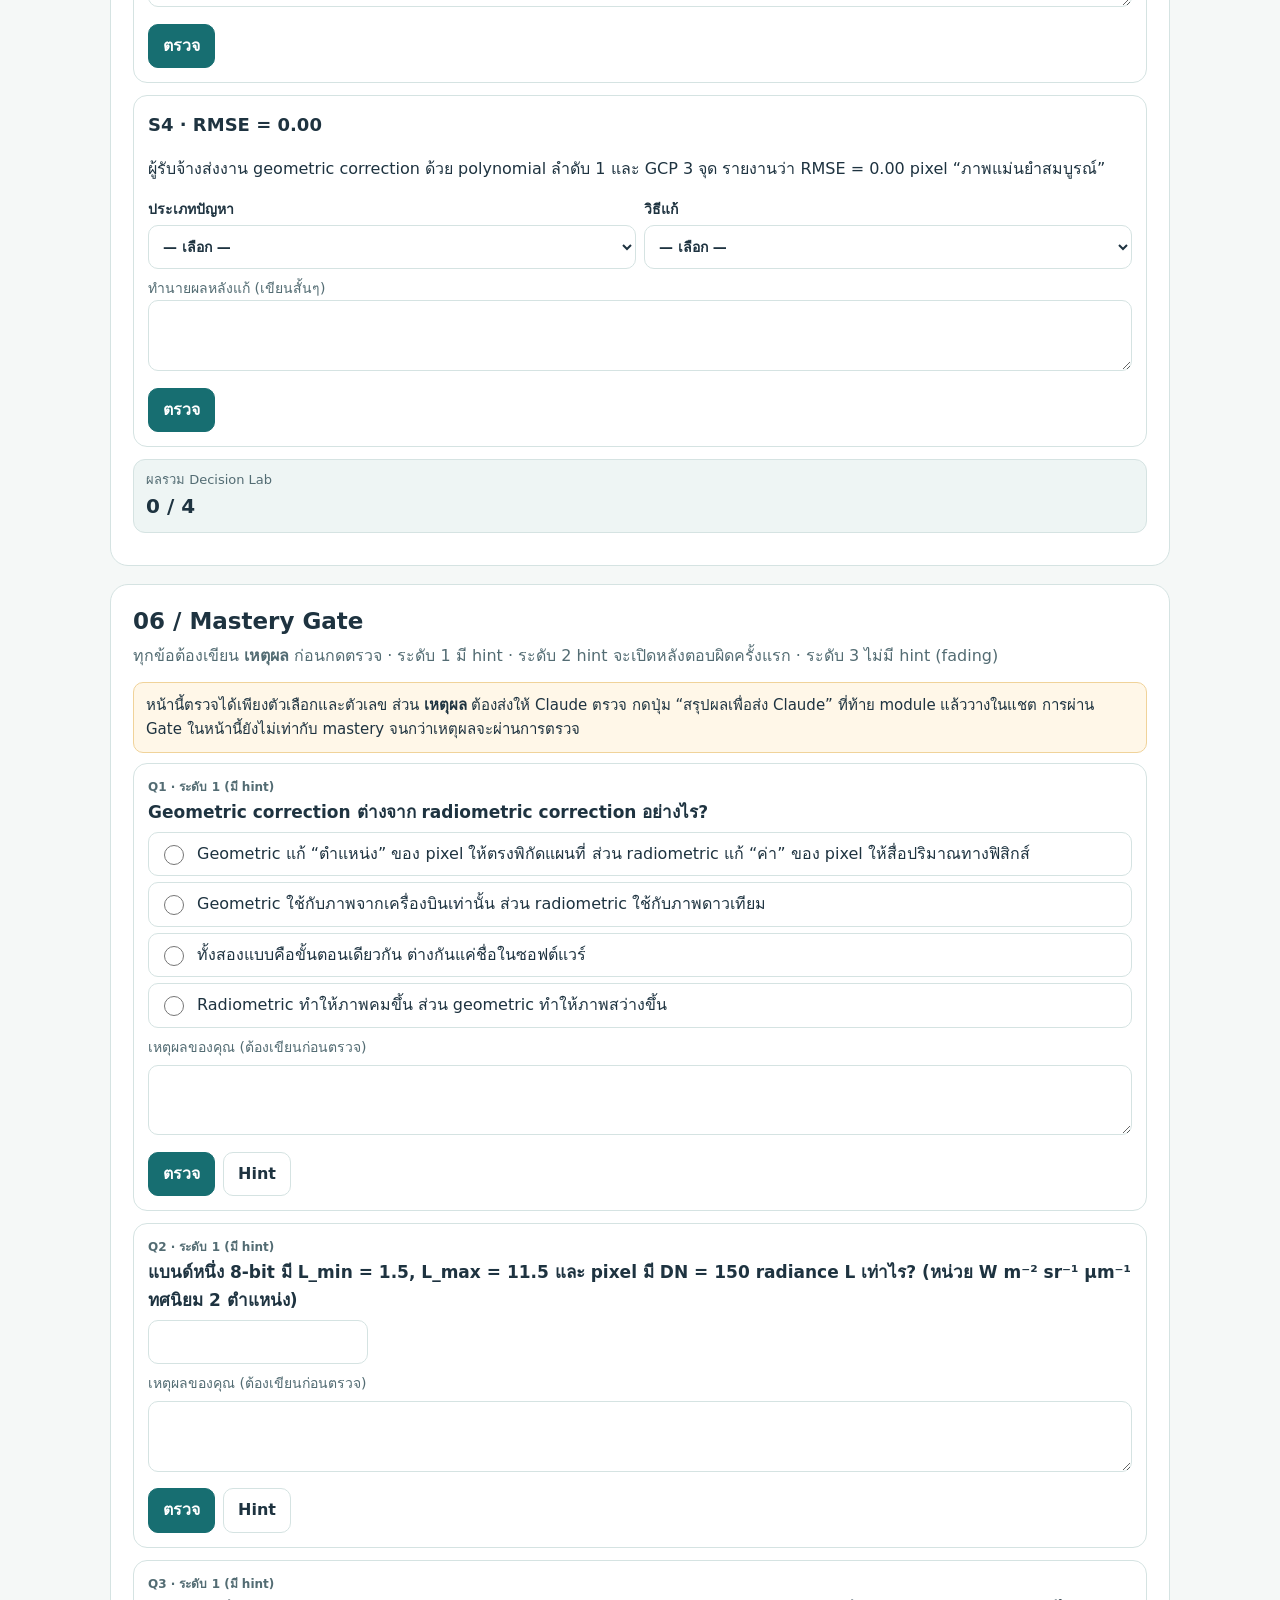
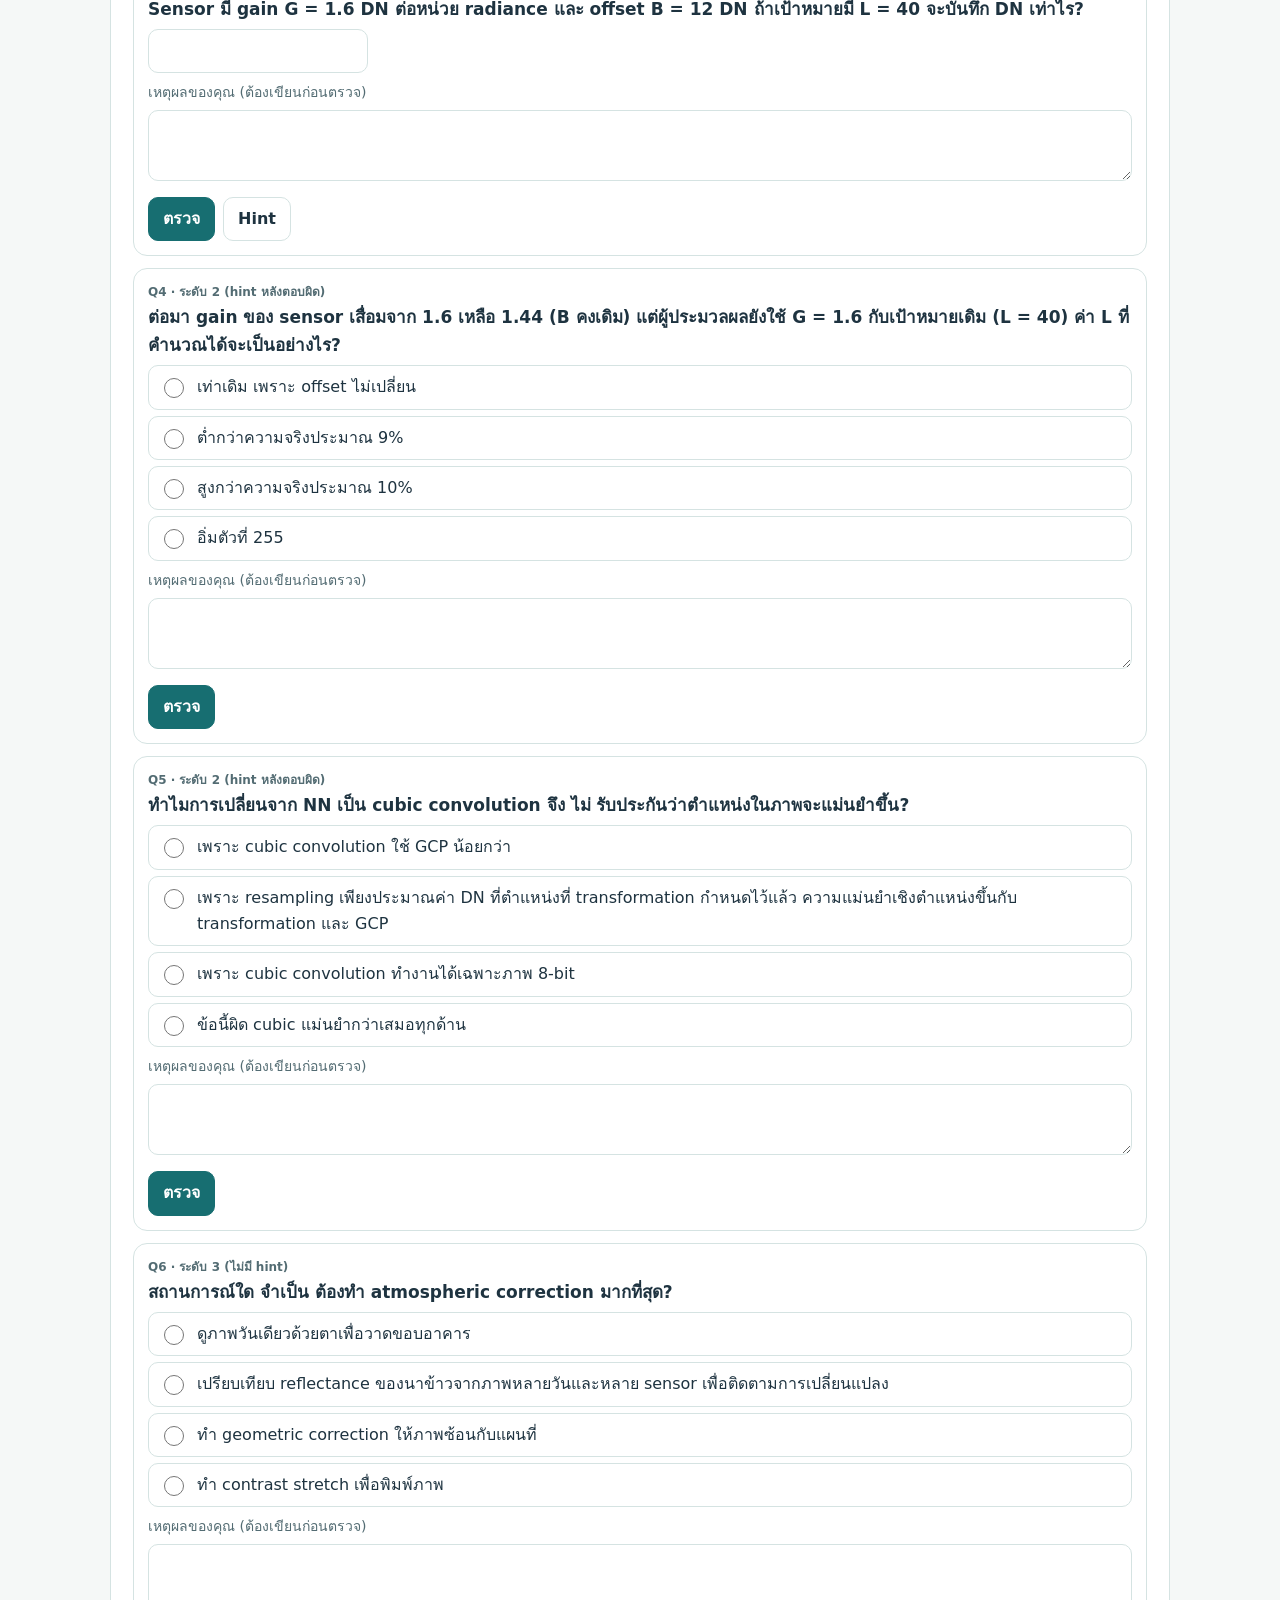
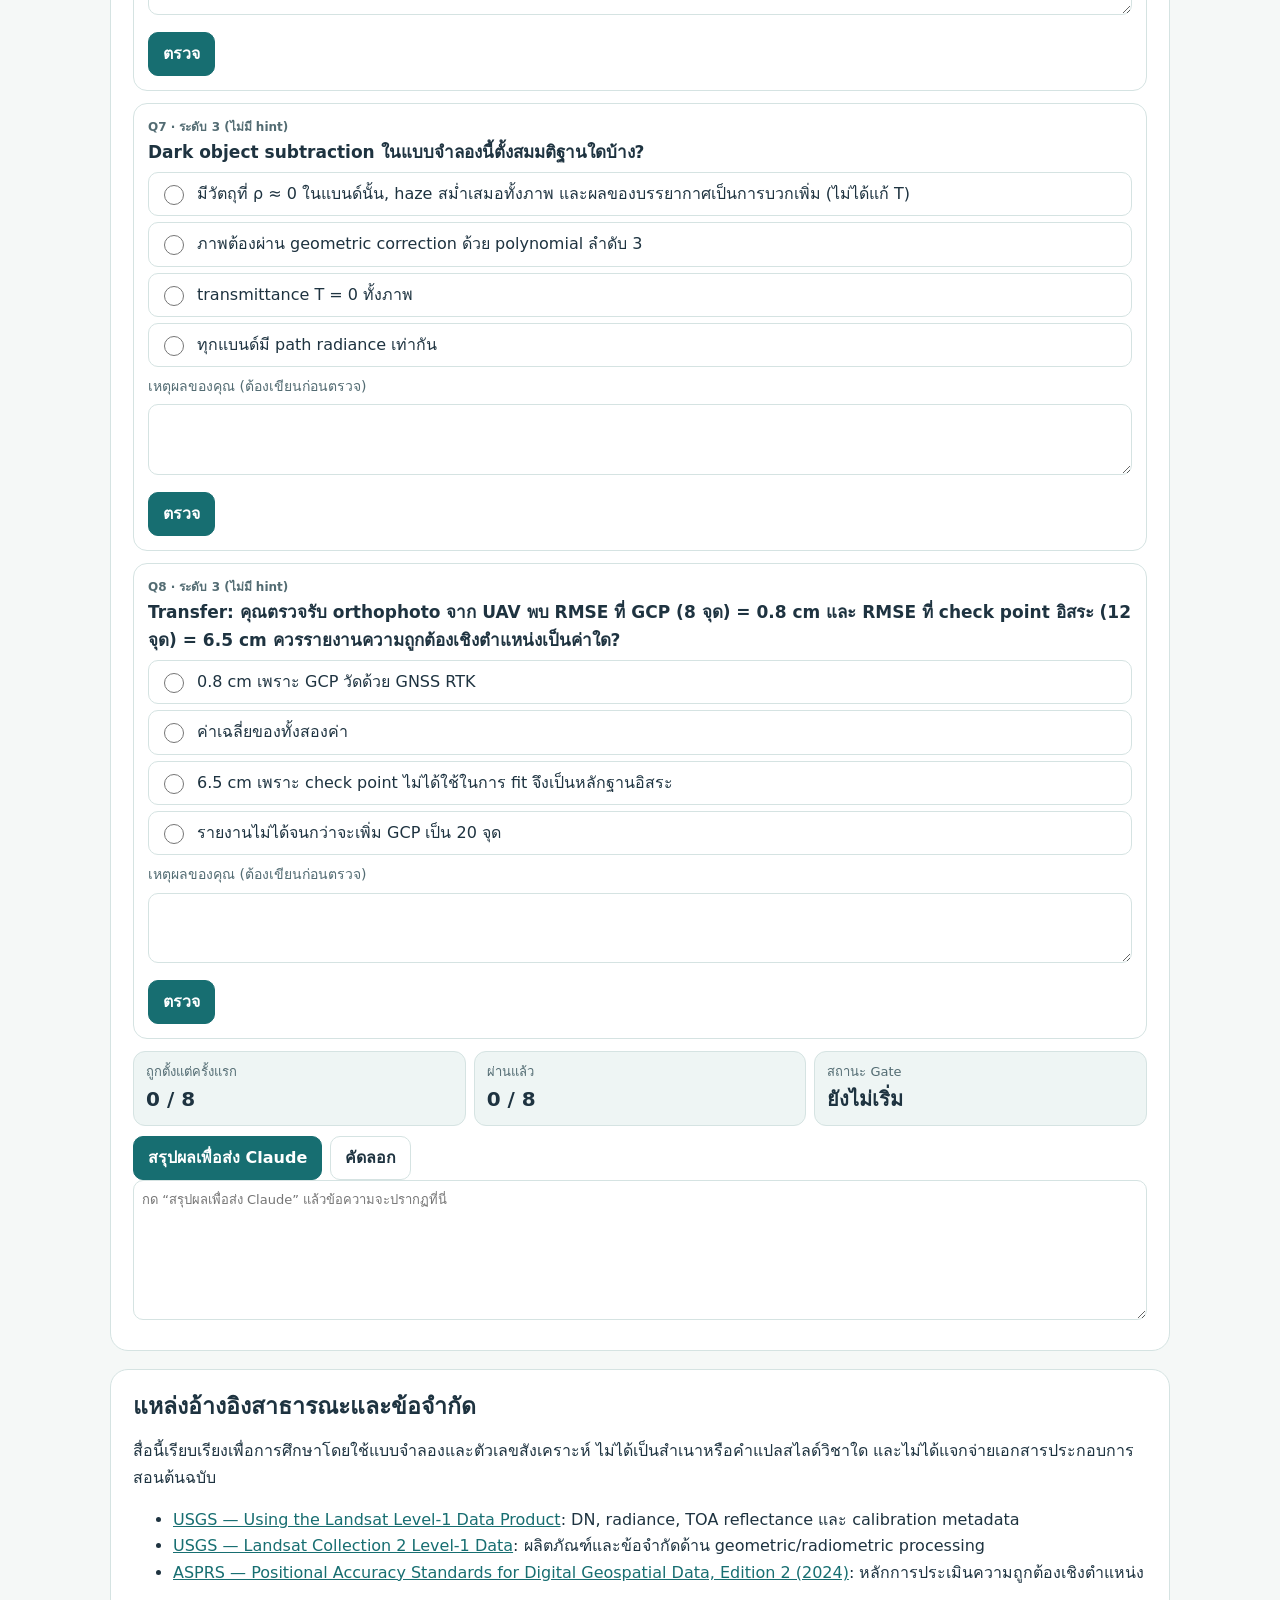
<file: lessons/rs-l04/index.html>
<!DOCTYPE html>
<html lang="th">
<head>
<meta charset="utf-8">
<meta name="viewport" content="width=device-width,initial-scale=1">
<meta name="color-scheme" content="light">
<meta name="ix-glossary-owner-approved-sha256" content="01a1e3052a8f03f31cf5796264bf548b7aec7d88d207ec506d2b63c3befde0da">
<title>IX Learning Studio · RS L04 Digital Image Processing</title>
<style>
:root{--dark:#153843;--ink:#1e3340;--muted:#536c73;--bg:#f5f8f7;--teal:#176e71;--line:#d5e3e2;--soft:#eef5f4;--ref:#6f848a;--obs:#c2570c;--cor:#176e71;--bad:#b3261e;--good:#1f7a3a;--warn:#8a5a00}
*{box-sizing:border-box}
html{scroll-behavior:smooth;scroll-padding-top:70px}
svg text{pointer-events:none;user-select:none;-webkit-user-select:none}
body{margin:0;background:var(--bg);font:16px/1.65 system-ui,-apple-system,'Noto Sans Thai','Sukhumvit Set',Tahoma,sans-serif;color:var(--ink);-webkit-text-size-adjust:100%}
a{color:var(--teal)}
button,input,select,textarea{font:inherit;color:inherit}
button{cursor:pointer}
:focus-visible{outline:3px solid #298bca;outline-offset:2px}
header{background:var(--dark);color:#fff;padding:22px max(16px,calc((100vw - 1060px)/2)) 30px}
header h1{font-size:clamp(26px,4vw,40px);margin:8px 0 6px;line-height:1.25}
header p{max-width:820px;color:#d6e5e4;margin:0}
.tags{display:flex;flex-wrap:wrap;gap:6px;margin-top:12px}
.tag{display:inline-block;border:1px solid #9cc3c0;padding:2px 10px;border-radius:99px;font-size:12px;color:#e6f2f1}
.tag.alert{border-color:#f2c27b;color:#ffe2b5}
nav.toc{position:sticky;top:0;z-index:5;background:#ffffffee;backdrop-filter:blur(6px);border-bottom:1px solid var(--line)}
nav.toc ol{display:flex;gap:6px;overflow-x:auto;margin:0 auto;padding:8px max(10px,calc((100vw - 1060px)/2));list-style:none;scrollbar-width:none}
nav.toc a{display:inline-flex;align-items:center;gap:6px;min-height:40px;white-space:nowrap;padding:6px 12px;border:1px solid var(--line);border-radius:99px;text-decoration:none;font-size:14px;background:#fff;color:var(--ink)}
nav.toc a .st{font-size:12px;color:var(--muted)}
main{width:min(1060px,calc(100% - 22px));margin:20px auto 70px}
.card{background:#fff;border:1px solid var(--line);padding:22px;border-radius:18px;margin-bottom:18px;min-width:0}
.card h2{margin:0 0 6px;font-size:23px;line-height:1.3}
.card h3{margin:18px 0 8px;font-size:18px}
.lead{color:var(--muted);margin:0 0 12px}
.cols{display:grid;grid-template-columns:minmax(260px,.9fr) minmax(0,1.25fr);gap:16px}
.cols>*{min-width:0}
.src{display:inline-block;background:#e4eefc;color:#1d4f91;border:1px solid #b9cff0;border-radius:6px;padding:0 6px;font-size:12px;font-weight:600;white-space:nowrap}
.ext{display:inline-block;background:#fbeee0;color:#7a4300;border:1px solid #efcfa6;border-radius:6px;padding:0 6px;font-size:12px;font-weight:600;white-space:nowrap}
.ill{display:inline-block;background:#f0f0f0;color:#444;border:1px solid #d5d5d5;border-radius:6px;padding:0 6px;font-size:12px;white-space:nowrap}
.status{font-size:14px;padding:8px 12px;border-radius:10px;background:#fff4e0;border:1px solid #f0d39a;color:#6a4500;margin:0 0 14px}
.status.ok{background:#e8f5ec;border-color:#b7dcc2;color:var(--good)}
.control{margin:0 0 12px}
.control label{display:flex;justify-content:space-between;gap:10px;font-weight:650;font-size:15px}
.control output{font-variant-numeric:tabular-nums;color:var(--teal);font-weight:700}
.control .help{font-size:13px;color:var(--muted);margin:2px 0 0}
input[type=range]{width:100%;height:34px;accent-color:var(--teal);margin:2px 0;touch-action:pan-y}
.tools{display:grid;grid-template-columns:44px minmax(0,1fr) 44px;gap:6px}
.tools button,.btn{min-height:44px;min-width:44px;border:1px solid var(--line);background:#fff;border-radius:10px;font-weight:700}
.tools input{min-height:44px;width:100%;border:1px solid var(--line);border-radius:10px;padding:0 10px;text-align:center;font-size:16px}
.btn{padding:8px 14px}
.btn.primary{background:var(--teal);border-color:var(--teal);color:#fff}
.row{display:flex;flex-wrap:wrap;gap:8px;align-items:center}
.seg{display:flex;flex-wrap:wrap;gap:6px}
.seg label{display:inline-flex;align-items:center;gap:6px;min-height:44px;padding:6px 12px;border:1px solid var(--line);border-radius:10px;background:#fff;cursor:pointer}
.seg input{width:20px;height:20px;accent-color:var(--teal)}
select{min-height:44px;border:1px solid var(--line);border-radius:10px;padding:0 10px;background:#fff;max-width:100%}
.metrics{display:grid;grid-template-columns:repeat(auto-fit,minmax(150px,1fr));gap:8px;margin:10px 0}
.metric{background:var(--soft);border:1px solid var(--line);border-radius:12px;padding:9px 12px;min-width:0}
.metric span{display:block;font-size:13px;color:var(--muted)}
.metric strong{display:block;font-size:20px;font-variant-numeric:tabular-nums;overflow-wrap:anywhere}
.metric.bad{background:#fbeceb;border-color:#efc1bd}
.metric.bad strong{color:var(--bad)}
.eq{background:#f7faf9;border:1px solid var(--line);border-left:4px solid var(--teal);border-radius:8px;padding:8px 12px;margin:8px 0;font-family:'Cambria Math','STIX Two Math','Times New Roman',serif;font-size:18px;overflow-x:auto;white-space:nowrap}
.vars{font-size:14px;color:var(--muted);margin:4px 0 10px;padding-left:18px}
.note{border-radius:10px;padding:10px 12px;margin:10px 0;font-size:15px;border:1px solid}
.note.warn{background:#fff7e8;border-color:#f0d39a}
.note.bad{background:#fbeceb;border-color:#efc1bd;color:#5c1410}
.note.good{background:#e8f5ec;border-color:#b7dcc2}
.note.info{background:#eef4fb;border-color:#c9daef}
.fact-grid{display:grid;grid-template-columns:repeat(auto-fit,minmax(210px,1fr));gap:8px;margin:10px 0}
.fact{border:1px solid var(--line);border-radius:10px;padding:8px 10px;font-size:14px;background:#fff}
.fact b{display:block;font-size:12px;letter-spacing:.06em;color:var(--muted)}
figure{margin:0}
svg{display:block;width:100%;height:auto;max-width:100%;background:#fbfdfc;border:1px solid var(--line);border-radius:12px;touch-action:manipulation}
#h-svg{max-width:640px;margin:0 auto}
#src th,#src td{text-align:left;vertical-align:top}
#rs-eq{white-space:normal;font-size:15px}
figcaption{font-size:13px;color:var(--muted);margin-top:6px}
.legend{display:flex;flex-wrap:wrap;gap:10px;font-size:13px;color:var(--muted);margin:6px 0}
.legend i{display:inline-block;width:18px;height:0;border-top:3px solid;vertical-align:middle;margin-right:4px}
table{border-collapse:collapse;width:100%;font-size:14px;font-variant-numeric:tabular-nums}
th,td{border-bottom:1px solid var(--line);padding:5px 6px;text-align:right}
th:first-child,td:first-child{text-align:left}
.tablewrap{overflow-x:auto;max-width:100%}
.predict{border:1px dashed #9cc3c0;border-radius:12px;padding:12px;margin:12px 0;background:#fbfefd}
.predict summary{cursor:pointer;font-weight:700;min-height:32px}
.q{border:1px solid var(--line);border-radius:14px;padding:14px;margin:0 0 12px;background:#fff}
.q h3{margin:0 0 6px;font-size:17px}
.q .lvl{font-size:12px;color:var(--muted);font-weight:600}
.q label.opt{display:flex;gap:10px;align-items:flex-start;padding:8px 10px;border:1px solid var(--line);border-radius:10px;margin:6px 0;min-height:44px;cursor:pointer}
.q label.opt input{margin-top:4px;width:20px;height:20px;flex:none;accent-color:var(--teal)}
.q textarea{width:100%;min-height:64px;border:1px solid var(--line);border-radius:10px;padding:8px;margin-top:6px;resize:vertical}
.q input.num{min-height:44px;border:1px solid var(--line);border-radius:10px;padding:0 10px;width:min(220px,100%);font-size:16px}
.fb{margin-top:8px;border-radius:10px;padding:10px 12px;display:none}
.fb.show{display:block}
.fb.pass{background:#e8f5ec;border:1px solid #b7dcc2}
.fb.retry{background:#fbeceb;border:1px solid #efc1bd}
.badge{display:inline-block;font-weight:800;padding:1px 8px;border-radius:6px;margin-right:6px}
.badge.pass{background:var(--good);color:#fff}
.badge.retry{background:var(--bad);color:#fff}
.hint{display:none;font-size:14px;color:#4a5f66;background:#f3f7f6;border-radius:8px;padding:8px 10px;margin-top:6px}
.hint.show{display:block}
.scen{border:1px solid var(--line);border-radius:14px;padding:14px;margin-bottom:12px}
.scen .row>label{display:flex;flex-direction:column;gap:4px;font-size:14px;font-weight:600;min-width:min(260px,100%);flex:1}
.small{font-size:14px;color:var(--muted)}
.cellgrid text{pointer-events:none}
.mono{font-family:ui-monospace,SFMono-Regular,Menlo,Consolas,monospace;font-size:14px}
textarea.out{width:100%;min-height:140px;border:1px solid var(--line);border-radius:10px;padding:8px;font-size:13px}
noscript div{margin:16px;padding:14px;border-radius:12px;background:#fbeceb;border:1px solid #efc1bd}
@media(max-width:820px){.cols{grid-template-columns:1fr}.card{padding:16px}.eq{font-size:16px}}
@media(prefers-reduced-motion:reduce){*{scroll-behavior:auto!important;transition:none!important;animation:none!important}}
</style>
<!--IX-CAP005:BEGIN head-->
<meta name="ix-features" content="jargon-lens mechanism-viewer">
<meta name="ix-jargon-exclude" content="#m5,#m6,#src,.lvl">
<link rel="stylesheet" href="../../assets/ix-components/v0.2.0/jargon-lens.css">
<link rel="stylesheet" href="../../assets/ix-components/v0.2.0/mechanism-viewer.css">
<!--IX-CAP005:END head--></head>
<body>
<noscript><div>บทเรียนนี้ต้องใช้ JavaScript เพื่อคำนวณและวาดแผนภาพ กรุณาเปิดใน Safari หรือ Chrome ที่เปิด JavaScript</div></noscript>
<header>
  <div class="small" style="color:#c3ebe4">IX Learning Studio · บทเรียน Interactive เพื่อการศึกษา · ข้อมูลสังเคราะห์</div>
  <h1>ภาพดาวเทียมผิดได้สองทาง: ตำแหน่ง และ ค่า</h1>
  <p>L04 Digital Image Processing — ทดลองแก้ความคลาดเคลื่อนเชิงเรขาคณิตและเชิงรังสี ดูผลของการ resample และฝึกตัดสินใจจากโจทย์จริง ค่าตัวเลขของ Interactive Lab คำนวณจากแบบจำลองที่แสดง</p>
  <div class="tags">
    <span class="tag">2108627 Geoimage Processing · RS Session 13 (26 ต.ค. 2026)</span>
    <span class="tag">เอกสารอ้างอิงจากรายวิชาและแหล่งเสริม ระบุที่ท้ายบทเรียน</span>
    <span class="tag">ข้อมูลสังเคราะห์ทั้งหมด</span>
  </div>
</header>
<nav class="toc" aria-label="สารบัญบทเรียน">
  <ol>
    <li><a href="../../" aria-label="กลับสู่ IX Learning Studio Learning Library">← กลับ Library</a></li>
    <!--IX-CAP005:BEGIN navglossary--><li><button type="button" class="ix-jl-navbtn" data-ix-glossary-open aria-controls="ix-jl-drawer" aria-expanded="false">คำศัพท์</button></li>
    <!--IX-CAP005:END navglossary--><li><a href="#m1">1 Pixel <span class="st" id="nav-m1"></span></a></li>
    <!--IX-CAP005:BEGIN nav--><li><a href="#mv">2A กลไก scanner <span class="st">ใหม่</span></a></li>
    <!--IX-CAP005:END nav--><li><a href="#m2">2 Geometric <span class="st" id="nav-m2"></span></a></li>
    <li><a href="#m3">3 Radiometric <span class="st" id="nav-m3"></span></a></li>
    <li><a href="#m4">4 Resampling <span class="st" id="nav-m4"></span></a></li>
    <li><a href="#m5">5 Decision Lab <span class="st" id="nav-m5"></span></a></li>
    <li><a href="#m6">6 Mastery Gate <span class="st" id="nav-m6"></span></a></li>
    <li><a href="#src">แหล่งข้อมูล</a></li>
  </ol>
</nav>
<main>
<div id="js-status" class="status" role="status" aria-live="polite">JavaScript ยังไม่เริ่มทำงาน — ถ้าเปิดผ่าน Files/Quick Look ให้เปิดด้วย Safari หรือ Chrome แทน</div>

<section class="card" aria-labelledby="h0">
  <h2 id="h0">วิธีใช้หน้านี้</h2>
  <p class="lead">ทุก module มีกล่อง <b>“ทำนายก่อน”</b> ให้คิดคำตอบก่อนขยับ slider แล้วจึงเปิดดูเฉลย Mastery Gate อยู่ใน module 6 คะแนนจะถูกเก็บไว้เฉพาะบนหน้านี้ ปิดหน้าแล้วจะหายไป</p>
  <div class="legend"><span><span class="src">แนวคิดทั่วไป</span> = เนื้อหาจากสไลด์ผู้สอน (หน้าใน PDF 59 หน้า)</span><span><span class="ext">คำอธิบายเสริม</span> = คำอธิบายเสริมจากตำรา/เอกสารภายนอก</span><span><span class="ill">ILLUSTRATIVE</span> = ค่าสมมติเพื่อการสอน</span></div>
</section>

<!-- ================= MODULE 1 ================= -->
<section id="m1" class="card" aria-labelledby="h1">
  <h2 id="h1">01 / Digital Image Processing คืออะไร?</h2>
  <p class="lead">ภาพดิจิทัลคือตารางของตัวเลข ทุก pixel ให้ข้อมูลสองชนิดที่แยกจากกัน: <b>ตำแหน่ง</b> (แถว i, คอลัมน์ j) และ <b>ค่าที่วัดได้</b> (DN) <span class="src">แนวคิดทั่วไป</span></p>
  <div class="cols">
    <div>
      <figure>
        <svg id="m1-svg" viewBox="0 0 330 330" role="img" aria-labelledby="m1-svg-t m1-svg-d"><title id="m1-svg-t">ตารางภาพสังเคราะห์ 8×8 pixel</title><desc id="m1-svg-d">แตะ pixel เพื่อดูแถว คอลัมน์ ค่า DN และพิกัดกึ่งกลาง pixel ซ้ายเป็นน้ำ (DN ต่ำ) ขวาเป็นแปลงเกษตร มีถนนสว่างในคอลัมน์ที่ 4</desc></svg>
        <figcaption>แตะ pixel ใดก็ได้ หรือกรอกแถว/คอลัมน์ด้านขวา · pixel ขนาด 10 m <span class="ill">ILLUSTRATIVE</span></figcaption>
      </figure>
    </div>
    <div>
      <div class="row">
        <label class="small" for="m1-row">แถว i</label><input id="m1-row" class="num" type="number" min="0" max="7" step="1" value="3" style="width:90px;min-height:44px;border:1px solid var(--line);border-radius:10px;padding:0 10px">
        <label class="small" for="m1-col">คอลัมน์ j</label><input id="m1-col" class="num" type="number" min="0" max="7" step="1" value="4" style="width:90px;min-height:44px;border:1px solid var(--line);border-radius:10px;padding:0 10px">
      </div>
      <div class="metrics">
        <div class="metric"><span>ตำแหน่งในภาพ (i, j)</span><strong id="m1-ij">(3, 4)</strong></div>
        <div class="metric"><span>ค่าที่เก็บในไฟล์ DN</span><strong id="m1-dn">—</strong></div>
        <div class="metric"><span>ความสว่างที่จอแสดง</span><strong id="m1-disp">—</strong></div>
        <div class="metric"><span>พิกัดกึ่งกลาง pixel (X, Y) m</span><strong id="m1-xy">—</strong></div>
      </div>
      <div class="seg" role="group" aria-label="ตัวเลือกการแสดงผล">
        <label><input type="checkbox" id="m1-nums" checked> แสดงตัวเลข DN</label>
        <label><input type="checkbox" id="m1-stretch"> ยืด contrast เพื่อแสดงผล</label>
      </div>
      <div class="eq">X = X₀ + (j + ½)·Δ ,&nbsp; Y = Y₀ − (i + ½)·Δ</div>
      <ul class="vars"><li>X₀ = 650 000 m, Y₀ = 1 520 000 m คือมุมบนซ้ายของภาพ, Δ = 10 m คือขนาด pixel <span class="ill">ILLUSTRATIVE</span></li><li>สมการนี้ใช้ได้เฉพาะภาพที่<b>แก้เรขาคณิตแล้ว</b> ภาพดิบยังมีความคลาดเคลื่อนตาม module 2</li></ul>
      <div id="m1-msg" class="note info">เปิด “ยืด contrast” แล้วสังเกตว่า DN ในไฟล์เปลี่ยนหรือไม่</div>
    </div>
  </div>
  <div class="fact-grid">
    <div class="fact"><b>FACT</b>DIP นำภาพเข้าสมการหรือชุดสมการ แล้วเก็บผลลัพธ์ไว้ <span class="src">แนวคิดทั่วไป</span></div>
    <div class="fact"><b>FACT</b>งานแบ่งเป็น rectification &amp; restoration, enhancement และ classification <span class="src">แนวคิดทั่วไป</span></div>
    <div class="fact"><b>FACT</b>Rectification &amp; restoration = geometric + radiometric correction + noise removal เพื่อให้ภาพ “ตรงกับพื้นที่จริงมากขึ้น” <span class="src">แนวคิดทั่วไป</span></div>
    <div class="fact"><b>LIMITATION</b>บทเรียนฉบับนี้เน้น geometric correction, radiometric correction และ resampling; หัวข้อ noise removal, enhancement ขั้นสูงและ classification ศึกษาเพิ่มเติมแยกต่างหาก</div>
  </div>
  <details class="predict"><summary>ทำนายก่อน: ถ้าเปิด “ยืด contrast” แล้ว ค่า DN ในไฟล์ของ pixel (3,4) จะเปลี่ยนหรือไม่?</summary>
    <p>ไม่เปลี่ยน การยืด contrast เพื่อแสดงผลเปลี่ยนเฉพาะ<b>ความสว่างบนจอ</b> ส่วนค่าที่วัดได้ยังเหมือนเดิม นี่คือความต่างระหว่าง <b>enhancement</b> กับ <b>correction</b>: enhancement ช่วยให้ตาอ่านภาพง่ายขึ้น ส่วน correction ทำให้ค่าสื่อถึงพื้นที่จริงมากขึ้น <span class="ext">นอกสไลด์ (Lillesand–Kiefer)</span> ถ้านำค่าที่ยืดแล้วไปบันทึกทับ แล้วใช้คำนวณต่อ ปัญหาจะเกิดทันที ดู module 3</p>
  </details>
</section>

<!--IX-CAP005:BEGIN mechanism-->
<section id="mv" class="card" aria-labelledby="hmv">
  <h2 id="hmv">02A / Mechanism Viewer — scanner แบบกวาดสร้างภาพอย่างไร <span class="ill">Interactive Model v0.2.0</span></h2>
  <p class="lead">Scanner แบบ cross-track (whiskbroom) ใช้กระจกกวาดมุม θ ในทิศตั้งฉากกับทิศการบินทีละ scan line ขณะที่ดาวเทียมเคลื่อนไปข้างหน้า และโลกหมุนไปทางตะวันออกอยู่ใต้ดาวเทียม ภาพดิบที่นำมาวางบนกริดสม่ำเสมอจึงมีความคลาดเคลื่อนแบบ systematic สองอย่าง คือ <b>skew</b> และ <b>panoramic / S-bend</b> <span class="src">แนวคิดทั่วไป</span></p>
  <div data-ix-mechanism="whiskbroom-scan" data-ix-no-jargon><div class="ix-mv ix-mv-fallback"><p class="small">ภาพนิ่งที่ค่าเริ่มต้น — แสดงเมื่อ JavaScript ไม่ทำงาน (เมื่อ JavaScript ทำงาน ส่วนนี้จะถูกแทนด้วยแบบจำลองที่ปรับค่าได้)</p><div class="ix-mv-views"><figure><p class="ix-mv-read" data-r="iso" aria-live="polite"><b>θ = 1.25° · x = H·tan θ = 15.4 km</b> · scan line 7/12<br><span>แกนตั้งย่อส่วน: H จริง 705 km ≈ 7.6 เท่าของครึ่ง swath</span></p><svg class="ix-mv-iso" viewBox="0 0 560 360" role="img" aria-labelledby="mvqby2c-t1"><title id="mvqby2c-t1">ภาพมุมเฉียงของ scanner กวาดเป็นแนวตั้งฉากกับทิศการบิน</title><defs><marker id="mvqby2c-ah" viewBox="0 0 10 10" refX="9" refY="5" markerWidth="7" markerHeight="7" orient="auto-start-reverse"><path d="M0,0 L10,5 L0,10 z" fill="#1e3340"></path></marker></defs><polyline class="mv-grid" points="209.1,117.5 27.2,222.5"></polyline><polyline class="mv-grid" points="254.5,143.8 72.7,248.8"></polyline><polyline class="mv-grid" points="300.0,170.0 118.1,275.0"></polyline><polyline class="mv-grid" points="345.5,196.3 163.6,301.3"></polyline><polyline class="mv-grid" points="390.9,222.5 209.1,327.5"></polyline><polyline class="mv-grid" points="209.1,117.5 390.9,222.5"></polyline><polyline class="mv-grid" points="163.6,143.8 345.5,248.8"></polyline><polyline class="mv-grid" points="118.1,170.0 300.0,275.0"></polyline><polyline class="mv-grid" points="72.7,196.3 254.5,301.3"></polyline><polyline class="mv-grid" points="27.2,222.5 209.1,327.5"></polyline><polygon class="mv-ground" points="209.1,117.5 390.9,222.5 209.1,327.5 27.2,222.5"></polygon><polyline class="mv-track" points="300.0,170.0 194.7,224.7"></polyline><polyline class="mv-scan" points="209.1,117.5 216.7,121.9 224.4,126.3 232.0,130.7 239.6,135.1 247.2,139.5 254.7,143.9 262.3,148.2 269.8,152.6 277.4,156.9 284.9,161.3 292.5,165.6 300.0,170.0 307.5,174.4 315.1,178.7 322.6,183.1 330.2,187.4 337.7,191.8 345.3,196.1 352.8,200.5 360.4,204.9 368.0,209.3 375.6,213.7 383.3,218.1 390.9,222.5"></polyline><polyline class="mv-scan" points="193.1,125.8 200.8,130.2 208.4,134.6 216.0,139.0 223.6,143.4 231.2,147.8 238.8,152.2 246.3,156.5 253.9,160.9 261.4,165.2 269.0,169.6 276.5,173.9 284.0,178.3 291.6,182.6 299.1,187.0 306.7,191.3 314.2,195.7 321.8,200.1 329.3,204.4 336.9,208.8 344.5,213.2 352.1,217.6 359.7,222.0 367.3,226.4 375.0,230.8"></polyline><polyline class="mv-scan" points="177.2,134.1 184.8,138.5 192.5,142.9 200.1,147.3 207.7,151.7 215.3,156.1 222.8,160.4 230.4,164.8 237.9,169.2 245.5,173.5 253.0,177.9 260.6,182.2 268.1,186.6 275.6,190.9 283.2,195.3 290.7,199.6 298.3,204.0 305.8,208.4 313.4,212.7 320.9,217.1 328.5,221.5 336.1,225.9 343.7,230.3 351.4,234.7 359.0,239.1"></polyline><polyline class="mv-scan" points="161.2,142.4 168.9,146.8 176.5,151.2 184.1,155.6 191.7,160.0 199.3,164.4 206.9,168.7 214.4,173.1 222.0,177.5 229.5,181.8 237.1,186.2 244.6,190.5 252.1,194.9 259.7,199.2 267.2,203.6 274.8,207.9 282.3,212.3 289.9,216.6 297.4,221.0 305.0,225.4 312.6,229.8 320.2,234.1 327.8,238.5 335.4,242.9 343.1,247.4"></polyline><polyline class="mv-scan" points="145.3,150.7 152.9,155.1 160.5,159.5 168.2,163.9 175.8,168.3 183.3,172.6 190.9,177.0 198.5,181.4 206.0,185.7 213.6,190.1 221.1,194.5 228.7,198.8 236.2,203.2 243.7,207.5 251.3,211.9 258.8,216.2 266.3,220.6 273.9,224.9 281.5,229.3 289.0,233.7 296.6,238.0 304.2,242.4 311.8,246.8 319.5,251.2 327.1,255.7"></polyline><polyline class="mv-scan" points="129.3,158.9 137.0,163.4 144.6,167.8 152.2,172.2 159.8,176.6 167.4,180.9 175.0,185.3 182.5,189.7 190.1,194.0 197.6,198.4 205.2,202.7 212.7,207.1 220.2,211.4 227.8,215.8 235.3,220.1 242.8,224.5 250.4,228.9 257.9,233.2 265.5,237.6 273.1,242.0 280.7,246.3 288.3,250.7 295.9,255.1 303.5,259.5 311.2,263.9"></polyline><polyline class="mv-scan cur" points="113.4,167.2 121.0,171.7 128.6,176.1 136.3,180.5 143.9,184.8 151.4,189.2 159.0,193.6 166.6,198.0 174.1,202.3 181.7,206.7 189.2,211.0 196.8,215.4 204.3,219.7 211.8,224.1 219.4,228.4"></polyline><polygon class="mv-fp" points="219.4,223.2 228.5,228.4 219.4,233.7 210.3,228.4"></polygon><polyline class="mv-los" points="194.7,83.0 219.4,228.4"></polyline><polyline class="mv-drop" points="194.7,83.0 194.7,224.7"></polyline><g class="mv-sat"><rect x="185.7" y="76.0" width="18" height="14" rx="2"></rect><rect class="pan" x="154.7" y="79.0" width="26" height="8"></rect><rect class="pan" x="208.7" y="79.0" width="26" height="8"></rect></g><polyline class="mv-arrow" marker-end="url(#mvqby2c-ah)" points="395.5,246.1 331.8,282.9"></polyline><text style="font-size:13.0px" x="337.8" y="286.9">ทิศการบิน</text><polyline class="mv-arrow" marker-end="url(#mvqby2c-ah)" points="9.0,233.0 63.6,264.5"></polyline><text style="font-size:13.0px" x="51.6" y="282.5">ตะวันออก (โลกหมุน)</text></svg><figcaption>มุมเฉียง (isometric): ดาวเทียม เส้นสายตา และ scan line บนพื้น · <b>แกนตั้งย่อส่วน</b> และ footprint ขยายให้มองเห็น (อัตราส่วน sec²θ : sec θ ถูกต้อง)</figcaption></figure><figure><p class="ix-mv-read" data-r="top">กรอบเส้นประ = พื้นที่ 185.6 × 185.6 km · ทิศการบินชี้ขึ้นด้านบน</p><svg class="ix-mv-top" viewBox="0 0 560 300" role="img" aria-labelledby="mvqby2c-t2"><title id="mvqby2c-t2">มุมมองจากด้านบน: ตำแหน่งจริงของ sample บนพื้นเทียบกับตำแหน่งในภาพดิบ</title><rect class="mv-frame" x="156.9" y="31.8" width="246.2" height="246.2"></rect><polygon class="mv-out-raw" points="156.9,278.0 403.1,278.0 403.1,52.4 156.9,52.4"></polygon><polygon class="mv-out-gnd" points="156.9,278.0 403.1,278.0 391.2,52.4 145.1,52.4"></polygon><rect class="mv-raw" x="153.9" y="275.0" width="6" height="6"></rect><circle class="mv-gnd" cx="156.9" cy="278.0" r="3"></circle><rect class="mv-raw" x="174.4" y="275.0" width="6" height="6"></rect><circle class="mv-gnd" cx="177.6" cy="278.0" r="3"></circle><rect class="mv-raw" x="194.9" y="275.0" width="6" height="6"></rect><circle class="mv-gnd" cx="198.2" cy="278.0" r="3"></circle><rect class="mv-raw" x="215.5" y="275.0" width="6" height="6"></rect><circle class="mv-gnd" cx="218.7" cy="278.0" r="3"></circle><rect class="mv-raw" x="236.0" y="275.0" width="6" height="6"></rect><circle class="mv-gnd" cx="239.2" cy="278.0" r="3"></circle><rect class="mv-raw" x="256.5" y="275.0" width="6" height="6"></rect><circle class="mv-gnd" cx="259.6" cy="278.0" r="3"></circle><rect class="mv-raw" x="277.0" y="275.0" width="6" height="6"></rect><circle class="mv-gnd" cx="280.0" cy="278.0" r="3"></circle><rect class="mv-raw" x="297.5" y="275.0" width="6" height="6"></rect><circle class="mv-gnd" cx="300.4" cy="278.0" r="3"></circle><rect class="mv-raw" x="318.0" y="275.0" width="6" height="6"></rect><circle class="mv-gnd" cx="320.8" cy="278.0" r="3"></circle><rect class="mv-raw" x="338.5" y="275.0" width="6" height="6"></rect><circle class="mv-gnd" cx="341.3" cy="278.0" r="3"></circle><rect class="mv-raw" x="359.1" y="275.0" width="6" height="6"></rect><circle class="mv-gnd" cx="361.8" cy="278.0" r="3"></circle><rect class="mv-raw" x="379.6" y="275.0" width="6" height="6"></rect><circle class="mv-gnd" cx="382.4" cy="278.0" r="3"></circle><rect class="mv-raw" x="400.1" y="275.0" width="6" height="6"></rect><circle class="mv-gnd" cx="403.1" cy="278.0" r="3"></circle><polyline class="mv-gline" points="156.9,278.0 177.6,278.0 198.2,278.0 218.7,278.0 239.2,278.0 259.6,278.0 280.0,278.0 300.4,278.0 320.8,278.0 341.3,278.0 361.8,278.0 382.4,278.0 403.1,278.0"></polyline><line class="mv-err" x1="156.9" y1="216.5" x2="153.7" y2="216.5"></line><rect class="mv-raw" x="153.9" y="213.5" width="6" height="6"></rect><circle class="mv-gnd" cx="153.7" cy="216.5" r="3"></circle><line class="mv-err" x1="177.4" y1="216.5" x2="174.4" y2="216.5"></line><rect class="mv-raw" x="174.4" y="213.5" width="6" height="6"></rect><circle class="mv-gnd" cx="174.4" cy="216.5" r="3"></circle><line class="mv-err" x1="197.9" y1="216.5" x2="195.0" y2="216.5"></line><rect class="mv-raw" x="194.9" y="213.5" width="6" height="6"></rect><circle class="mv-gnd" cx="195.0" cy="216.5" r="3"></circle><line class="mv-err" x1="218.5" y1="216.5" x2="215.5" y2="216.5"></line><rect class="mv-raw" x="215.5" y="213.5" width="6" height="6"></rect><circle class="mv-gnd" cx="215.5" cy="216.5" r="3"></circle><line class="mv-err" x1="239.0" y1="216.5" x2="235.9" y2="216.5"></line><rect class="mv-raw" x="236.0" y="213.5" width="6" height="6"></rect><circle class="mv-gnd" cx="235.9" cy="216.5" r="3"></circle><line class="mv-err" x1="259.5" y1="216.5" x2="256.4" y2="216.5"></line><rect class="mv-raw" x="256.5" y="213.5" width="6" height="6"></rect><circle class="mv-gnd" cx="256.4" cy="216.5" r="3"></circle><line class="mv-err" x1="280.0" y1="216.5" x2="276.8" y2="216.5"></line><rect class="mv-raw" x="277.0" y="213.5" width="6" height="6"></rect><circle class="mv-gnd" cx="276.8" cy="216.5" r="3"></circle><line class="mv-err" x1="300.5" y1="216.5" x2="297.2" y2="216.5"></line><rect class="mv-raw" x="297.5" y="213.5" width="6" height="6"></rect><circle class="mv-gnd" cx="297.2" cy="216.5" r="3"></circle><line class="mv-err" x1="321.0" y1="216.5" x2="317.6" y2="216.5"></line><rect class="mv-raw" x="318.0" y="213.5" width="6" height="6"></rect><circle class="mv-gnd" cx="317.6" cy="216.5" r="3"></circle><line class="mv-err" x1="341.5" y1="216.5" x2="338.0" y2="216.5"></line><rect class="mv-raw" x="338.5" y="213.5" width="6" height="6"></rect><circle class="mv-gnd" cx="338.0" cy="216.5" r="3"></circle><line class="mv-err" x1="362.1" y1="216.5" x2="358.6" y2="216.5"></line><rect class="mv-raw" x="359.1" y="213.5" width="6" height="6"></rect><circle class="mv-gnd" cx="358.6" cy="216.5" r="3"></circle><line class="mv-err" x1="382.6" y1="216.5" x2="379.1" y2="216.5"></line><rect class="mv-raw" x="379.6" y="213.5" width="6" height="6"></rect><circle class="mv-gnd" cx="379.1" cy="216.5" r="3"></circle><line class="mv-err" x1="403.1" y1="216.5" x2="399.8" y2="216.5"></line><rect class="mv-raw" x="400.1" y="213.5" width="6" height="6"></rect><circle class="mv-gnd" cx="399.8" cy="216.5" r="3"></circle><polyline class="mv-gline" points="153.7,216.5 174.4,216.5 195.0,216.5 215.5,216.5 235.9,216.5 256.4,216.5 276.8,216.5 297.2,216.5 317.6,216.5 338.0,216.5 358.6,216.5 379.1,216.5 399.8,216.5"></polyline><line class="mv-err" x1="156.9" y1="154.9" x2="150.4" y2="154.9"></line><rect class="mv-raw" x="153.9" y="151.9" width="6" height="6"></rect><circle class="mv-gnd" cx="150.4" cy="154.9" r="3"></circle><line class="mv-err" x1="177.4" y1="154.9" x2="171.1" y2="154.9"></line><rect class="mv-raw" x="174.4" y="151.9" width="6" height="6"></rect><circle class="mv-gnd" cx="171.1" cy="154.9" r="3"></circle><line class="mv-err" x1="197.9" y1="154.9" x2="191.7" y2="154.9"></line><rect class="mv-raw" x="194.9" y="151.9" width="6" height="6"></rect><circle class="mv-gnd" cx="191.7" cy="154.9" r="3"></circle><line class="mv-err" x1="218.5" y1="154.9" x2="212.3" y2="154.9"></line><rect class="mv-raw" x="215.5" y="151.9" width="6" height="6"></rect><circle class="mv-gnd" cx="212.3" cy="154.9" r="3"></circle><line class="mv-err" x1="239.0" y1="154.9" x2="232.7" y2="154.9"></line><rect class="mv-raw" x="236.0" y="151.9" width="6" height="6"></rect><circle class="mv-gnd" cx="232.7" cy="154.9" r="3"></circle><line class="mv-err" x1="259.5" y1="154.9" x2="253.1" y2="154.9"></line><rect class="mv-raw" x="256.5" y="151.9" width="6" height="6"></rect><circle class="mv-gnd" cx="253.1" cy="154.9" r="3"></circle><line class="mv-err" x1="280.0" y1="154.9" x2="273.5" y2="154.9"></line><rect class="mv-raw" x="277.0" y="151.9" width="6" height="6"></rect><circle class="mv-gnd" cx="273.5" cy="154.9" r="3"></circle><line class="mv-err" x1="300.5" y1="154.9" x2="293.9" y2="154.9"></line><rect class="mv-raw" x="297.5" y="151.9" width="6" height="6"></rect><circle class="mv-gnd" cx="293.9" cy="154.9" r="3"></circle><line class="mv-err" x1="321.0" y1="154.9" x2="314.3" y2="154.9"></line><rect class="mv-raw" x="318.0" y="151.9" width="6" height="6"></rect><circle class="mv-gnd" cx="314.3" cy="154.9" r="3"></circle><line class="mv-err" x1="341.5" y1="154.9" x2="334.8" y2="154.9"></line><rect class="mv-raw" x="338.5" y="151.9" width="6" height="6"></rect><circle class="mv-gnd" cx="334.8" cy="154.9" r="3"></circle><line class="mv-err" x1="362.1" y1="154.9" x2="355.3" y2="154.9"></line><rect class="mv-raw" x="359.1" y="151.9" width="6" height="6"></rect><circle class="mv-gnd" cx="355.3" cy="154.9" r="3"></circle><line class="mv-err" x1="382.6" y1="154.9" x2="375.9" y2="154.9"></line><rect class="mv-raw" x="379.6" y="151.9" width="6" height="6"></rect><circle class="mv-gnd" cx="375.9" cy="154.9" r="3"></circle><line class="mv-err" x1="403.1" y1="154.9" x2="396.6" y2="154.9"></line><rect class="mv-raw" x="400.1" y="151.9" width="6" height="6"></rect><circle class="mv-gnd" cx="396.6" cy="154.9" r="3"></circle><polyline class="mv-gline" points="150.4,154.9 171.1,154.9 191.7,154.9 212.3,154.9 232.7,154.9 253.1,154.9 273.5,154.9 293.9,154.9 314.3,154.9 334.8,154.9 355.3,154.9 375.9,154.9 396.6,154.9"></polyline><line class="mv-err" x1="156.9" y1="93.4" x2="147.2" y2="93.4"></line><rect class="mv-raw" x="153.9" y="90.4" width="6" height="6"></rect><circle class="mv-gnd" cx="147.2" cy="93.4" r="3"></circle><line class="mv-err" x1="177.4" y1="93.4" x2="167.9" y2="93.4"></line><rect class="mv-raw" x="174.4" y="90.4" width="6" height="6"></rect><circle class="mv-gnd" cx="167.9" cy="93.4" r="3"></circle><line class="mv-err" x1="197.9" y1="93.4" x2="188.5" y2="93.4"></line><rect class="mv-raw" x="194.9" y="90.4" width="6" height="6"></rect><circle class="mv-gnd" cx="188.5" cy="93.4" r="3"></circle><line class="mv-err" x1="218.5" y1="93.4" x2="209.0" y2="93.4"></line><rect class="mv-raw" x="215.5" y="90.4" width="6" height="6"></rect><circle class="mv-gnd" cx="209.0" cy="93.4" r="3"></circle><line class="mv-err" x1="239.0" y1="93.4" x2="229.5" y2="93.4"></line><rect class="mv-raw" x="236.0" y="90.4" width="6" height="6"></rect><circle class="mv-gnd" cx="229.5" cy="93.4" r="3"></circle><line class="mv-err" x1="259.5" y1="93.4" x2="249.9" y2="93.4"></line><rect class="mv-raw" x="256.5" y="90.4" width="6" height="6"></rect><circle class="mv-gnd" cx="249.9" cy="93.4" r="3"></circle><line class="mv-err" x1="280.0" y1="93.4" x2="270.3" y2="93.4"></line><rect class="mv-raw" x="277.0" y="90.4" width="6" height="6"></rect><circle class="mv-gnd" cx="270.3" cy="93.4" r="3"></circle><line class="mv-err" x1="300.5" y1="93.4" x2="290.7" y2="93.4"></line><rect class="mv-raw" x="297.5" y="90.4" width="6" height="6"></rect><circle class="mv-gnd" cx="290.7" cy="93.4" r="3"></circle><line class="mv-err" x1="321.0" y1="93.4" x2="311.1" y2="93.4"></line><rect class="mv-raw" x="318.0" y="90.4" width="6" height="6"></rect><circle class="mv-gnd" cx="311.1" cy="93.4" r="3"></circle><line class="mv-err" x1="341.5" y1="93.4" x2="331.6" y2="93.4"></line><rect class="mv-raw" x="338.5" y="90.4" width="6" height="6"></rect><circle class="mv-gnd" cx="331.6" cy="93.4" r="3"></circle><line class="mv-err" x1="362.1" y1="93.4" x2="352.1" y2="93.4"></line><rect class="mv-raw" x="359.1" y="90.4" width="6" height="6"></rect><circle class="mv-gnd" cx="352.1" cy="93.4" r="3"></circle><line class="mv-err" x1="382.6" y1="93.4" x2="372.7" y2="93.4"></line><rect class="mv-raw" x="379.6" y="90.4" width="6" height="6"></rect><circle class="mv-gnd" cx="372.7" cy="93.4" r="3"></circle><line class="mv-err" x1="403.1" y1="93.4" x2="393.4" y2="93.4"></line><rect class="mv-raw" x="400.1" y="90.4" width="6" height="6"></rect><circle class="mv-gnd" cx="393.4" cy="93.4" r="3"></circle><polyline class="mv-gline" points="147.2,93.4 167.9,93.4 188.5,93.4 209.0,93.4 229.5,93.4 249.9,93.4 270.3,93.4 290.7,93.4 311.1,93.4 331.6,93.4 352.1,93.4 372.7,93.4 393.4,93.4"></polyline><line class="mv-err" x1="156.9" y1="52.4" x2="145.1" y2="52.4"></line><rect class="mv-raw" x="153.9" y="49.4" width="6" height="6"></rect><circle class="mv-gnd" cx="145.1" cy="52.4" r="3"></circle><line class="mv-err" x1="177.4" y1="52.4" x2="165.7" y2="52.4"></line><rect class="mv-raw" x="174.4" y="49.4" width="6" height="6"></rect><circle class="mv-gnd" cx="165.7" cy="52.4" r="3"></circle><line class="mv-err" x1="197.9" y1="52.4" x2="186.3" y2="52.4"></line><rect class="mv-raw" x="194.9" y="49.4" width="6" height="6"></rect><circle class="mv-gnd" cx="186.3" cy="52.4" r="3"></circle><line class="mv-err" x1="218.5" y1="52.4" x2="206.9" y2="52.4"></line><rect class="mv-raw" x="215.5" y="49.4" width="6" height="6"></rect><circle class="mv-gnd" cx="206.9" cy="52.4" r="3"></circle><line class="mv-err" x1="239.0" y1="52.4" x2="227.3" y2="52.4"></line><rect class="mv-raw" x="236.0" y="49.4" width="6" height="6"></rect><circle class="mv-gnd" cx="227.3" cy="52.4" r="3"></circle><line class="mv-err" x1="259.5" y1="52.4" x2="247.7" y2="52.4"></line><rect class="mv-raw" x="256.5" y="49.4" width="6" height="6"></rect><circle class="mv-gnd" cx="247.7" cy="52.4" r="3"></circle><line class="mv-err" x1="280.0" y1="52.4" x2="268.1" y2="52.4"></line><rect class="mv-raw" x="277.0" y="49.4" width="6" height="6"></rect><circle class="mv-gnd" cx="268.1" cy="52.4" r="3"></circle><line class="mv-err" x1="300.5" y1="52.4" x2="288.5" y2="52.4"></line><rect class="mv-raw" x="297.5" y="49.4" width="6" height="6"></rect><circle class="mv-gnd" cx="288.5" cy="52.4" r="3"></circle><line class="mv-err" x1="321.0" y1="52.4" x2="308.9" y2="52.4"></line><rect class="mv-raw" x="318.0" y="49.4" width="6" height="6"></rect><circle class="mv-gnd" cx="308.9" cy="52.4" r="3"></circle><line class="mv-err" x1="341.5" y1="52.4" x2="329.4" y2="52.4"></line><rect class="mv-raw" x="338.5" y="49.4" width="6" height="6"></rect><circle class="mv-gnd" cx="329.4" cy="52.4" r="3"></circle><line class="mv-err" x1="362.1" y1="52.4" x2="349.9" y2="52.4"></line><rect class="mv-raw" x="359.1" y="49.4" width="6" height="6"></rect><circle class="mv-gnd" cx="349.9" cy="52.4" r="3"></circle><line class="mv-err" x1="382.6" y1="52.4" x2="370.5" y2="52.4"></line><rect class="mv-raw" x="379.6" y="49.4" width="6" height="6"></rect><circle class="mv-gnd" cx="370.5" cy="52.4" r="3"></circle><line class="mv-err" x1="403.1" y1="52.4" x2="391.2" y2="52.4"></line><rect class="mv-raw" x="400.1" y="49.4" width="6" height="6"></rect><circle class="mv-gnd" cx="391.2" cy="52.4" r="3"></circle><polyline class="mv-gline" points="145.1,52.4 165.7,52.4 186.3,52.4 206.9,52.4 227.3,52.4 247.7,52.4 268.1,52.4 288.5,52.4 308.9,52.4 329.4,52.4 349.9,52.4 370.5,52.4 391.2,52.4"></polyline></svg><figcaption>มุมบน: ● และกรอบเขียวอมฟ้า = ตำแหน่งจริงบนพื้น · ▪ และกรอบส้ม = ตำแหน่งที่ภาพดิบสมมติ (กริดสม่ำเสมอ) · ถ้ากรอบสองสีไม่ทับกัน แปลว่ายังมีความคลาดเคลื่อน</figcaption></figure></div><div class="ix-mv-metrics"><div class="metric"><span>Swath L = 2H·tan θmax</span><strong>185.63 km</strong></div><div class="metric"><span>เวลาถ่ายทั้ง scene t_s = L/v_g</span><strong>27.48 s</strong></div><div class="metric"><span>ความเร็วผิวโลก v_e</span><strong>355.3 m/s</strong></div><div class="metric"><span>Skew ท้าย scene = v_e·t_s</span><strong>9.77 km (5.26% ของ swath)</strong></div><div class="metric"><span>ขนาด pixel ที่ขอบ (cross-track) sec²θmax</span><strong>×1.0173</strong></div><div class="metric"><span>ขนาด pixel ที่ขอบ (along-track) sec θmax</span><strong>×1.0086</strong></div><div class="metric bad"><span>ความคลาดเคลื่อนสูงสุด ภาพดิบ − พื้นจริง</span><strong>9.151 km</strong></div></div></div></div>
  <div class="fact-grid">
    <div class="fact"><b>MODEL</b>x = H·tan θ − v<sub>e</sub>·t , y = v<sub>g</sub>·t , v<sub>e</sub> = ω<sub>e</sub>R<sub>e</sub>cos λ , t<sub>s</sub> = L/v<sub>g</sub> <span class="src">แนวคิดทั่วไป</span></div>
    <div class="fact"><b>MODEL</b>ขนาด pixel บนพื้นโตตาม sec²θ (cross-track) และ sec θ (along-track) เมื่อกวาดด้วยมุมที่เพิ่มขึ้นทีละเท่าๆ กัน <span class="src">แนวคิดทั่วไป</span></div>
    <div class="fact"><b>ASSUMPTION</b>โลกแบน (ไม่คิดความโค้งโลก) · attitude ความสูง และความเร็วคงที่ (ไม่รวมผล attitude ที่เปลี่ยน) · 1 detector ต่อการกวาด 1 ครั้ง · กวาดทิศเดียว · วงโคจรขนานเส้นเมริเดียน (แบบจำลองนี้ยังไม่รวม inclination)</div>
    <div class="fact"><b>LIMITATION</b>แกนตั้งในภาพมุมเฉียงย่อส่วน · footprint ขยายให้มองเห็น · ค่าเริ่มต้นใกล้เคียง Landsat TM เป็นค่าสมมติ <span class="ill">ILLUSTRATIVE</span></div>
  </div>
  <details class="predict"><summary>ทำนายก่อน: ถ้าเพิ่มละติจูดจาก 40° เป็น 70° แล้ว skew ท้าย scene จะเพิ่มขึ้นหรือลดลง?</summary>
    <p>ลดลง เพราะความเร็วของผิวโลก v<sub>e</sub> = ω<sub>e</sub>R<sub>e</sub>cos λ แปรตาม cos λ: ที่ 40° ได้ ≈ 355 m/s และที่ 70° ได้ ≈ 159 m/s ส่วนเวลาถ่าย scene เท่าเดิม skew จึงลดลงประมาณ 55%</p></details>
  <details class="predict"><summary>ทำนายก่อน: เปิด “แก้ skew” อย่างเดียว ความคลาดเคลื่อนสูงสุดจะเป็นศูนย์หรือไม่?</summary>
    <p>ไม่เป็นศูนย์ จนกว่าจะเปิด “แก้ panoramic” ด้วย เพราะภาพดิบวาง sample ห่างเท่ากันทุกคอลัมน์ แต่บนพื้นจริงตำแหน่งเป็นไปตาม H·tan θ เมื่อแก้ครบทั้งสองอย่างภายใต้แบบจำลองนี้ ความคลาดเคลื่อนจะเป็นศูนย์ ส่วนภาพจริงยังเหลือผลที่แบบจำลองนี้ไม่ได้คิด เช่น ความโค้งของโลก attitude และ relief ซึ่งต้องแก้ด้วย GCP (Module 2)</p></details>
</section>
<!--IX-CAP005:END mechanism-->

<!-- ================= MODULE 2 ================= -->
<section id="m2" class="card" aria-labelledby="h2">
  <h2 id="h2">02 / Geometric Correction — ทำให้ pixel อยู่ถูกที่</h2>
  <p class="lead">ความคลาดเคลื่อนแบบ <b>systematic</b> (การหมุนของโลก, scan geometry, ความโค้งของโลก) แก้ได้ด้วยแบบจำลองที่รู้ล่วงหน้า ส่วนที่เหลือเป็นแบบ <b>random</b> ต้องแก้ด้วย GCP และ polynomial แล้วตรวจด้วย check point <span class="src">แนวคิดทั่วไป</span></p>
  <div class="cols">
    <div>
      <h3>ความคลาดเคลื่อนของภาพดิบ (จริง แต่ผู้ประมวลผลไม่รู้)</h3>
      <div data-ctrl="g-dx"></div>
      <div data-ctrl="g-dy"></div>
      <div data-ctrl="g-rot"></div>
      <div data-ctrl="g-scale"></div>
      <div data-ctrl="g-sigma"></div>
      <h3>การแก้ด้วย GCP</h3>
      <div data-ctrl="g-n"></div>
      <div class="seg" role="radiogroup" aria-label="การกระจายตัวของ GCP">
        <label><input type="radio" name="g-dist" value="good" checked> GCP กระจายทั่วภาพ</label>
        <label><input type="radio" name="g-dist" value="cluster"> GCP กระจุกมุมเดียว</label>
      </div>
      <div class="seg" role="radiogroup" aria-label="มุมมอง" style="margin-top:8px">
        <label><input type="radio" name="g-view" value="raw" checked> ภาพดิบเทียบแผนที่</label>
        <label><input type="radio" name="g-view" value="cor"> หลังแก้ (corrected)</label>
      </div>
      <div class="row" style="margin-top:10px"><button class="btn" type="button" id="g-reset">↶ Reset</button></div>
    </div>
    <div>
      <figure>
        <svg id="g-svg" viewBox="-12 -12 124 124" role="img" aria-labelledby="g-svg-t g-svg-d"><title id="g-svg-t">แผนที่อ้างอิงเทียบกับภาพ</title><desc id="g-svg-d">เส้นประสีเทาคือถนนและกริดในแผนที่ เส้นสีส้มคือภาพดิบ เส้นสีเขียวอมฟ้าคือภาพหลังแก้ วงกลมคือ GCP สี่เหลี่ยมคือ check point เส้นสั้นสีแดงคือเวกเตอร์ residual ที่ขยาย 10 เท่า</desc></svg>
        <div class="legend"><span><i style="border-color:var(--ref);border-top-style:dashed"></i>แผนที่ (reference)</span><span><i style="border-color:var(--obs)"></i>ภาพดิบ (observed)</span><span><i style="border-color:var(--cor)"></i>หลังแก้</span><span>● GCP &nbsp;■ check point &nbsp;<b style="color:var(--bad)">—</b> residual ×10</span></div>
        <figcaption>ระบบพิกัดสังเคราะห์: แกน x ไปทางขวา, y ลง · ภาพและแผนที่ใช้หน่วยเดียวกัน (1 หน่วย = 1 pixel = 1 m) <span class="ill">ILLUSTRATIVE</span></figcaption>
      </figure>
      <div id="g-msg" class="note info" aria-live="polite"></div>
      <div class="metrics">
        <div class="metric"><span>GCP / check point</span><strong id="g-counts">—</strong></div>
        <div class="metric"><span>Redundancy r = 2n − 6</span><strong id="g-r">—</strong></div>
        <div class="metric"><span>RMSE ที่ GCP (fit)</span><strong id="g-rmse-fit">—</strong></div>
        <div class="metric" id="g-cp-box"><span>RMSE ที่ check point (อิสระ)</span><strong id="g-rmse-cp">—</strong></div>
      </div>
    </div>
  </div>
  <h3>สมการ polynomial ลำดับที่ 1 (map → image) <span class="src">แนวคิดทั่วไป</span></h3>
  <div class="eq">x = a₁ + a₂X + a₃Y + u ,&nbsp;&nbsp; y = b₁ + b₂X + b₃Y + v ,&nbsp;&nbsp; <b>A·x̂ = B − v</b></div>
  <ul class="vars"><li>(X, Y) = พิกัดแผนที่ของ GCP, (x, y) = ตำแหน่งที่ชี้ได้ในภาพ, u, v = residual</li><li>หาค่าสัมประสิทธิ์ด้วย least squares แยกสำหรับ x และ y: x̂ = (AᵀA)⁻¹AᵀB ต้องมี GCP ที่ไม่อยู่บนเส้นตรงเดียวกันอย่างน้อย 3 จุด <span class="src">แนวคิดทั่วไป</span></li></ul>
  <div class="metrics" id="g-coef"></div>
  <div class="cols">
    <div>
      <h3>จุดทดสอบ: การแปลงที่แท้จริง (ไม่มี noise)</h3>
      <div class="row"><label class="small" for="g-tx">X</label><input id="g-tx" type="number" step="1" value="20" style="width:90px;min-height:44px;border:1px solid var(--line);border-radius:10px;padding:0 10px"><label class="small" for="g-ty">Y</label><input id="g-ty" type="number" step="1" value="30" style="width:90px;min-height:44px;border:1px solid var(--line);border-radius:10px;padding:0 10px"></div>
      <div class="eq">x = c + s[(X−c)cosθ − (Y−c)sinθ] + Δx<br>y = c + s[(X−c)sinθ + (Y−c)cosθ] + Δy ,&nbsp; c = 50</div>
      <div class="metrics"><div class="metric"><span>ตำแหน่งในภาพดิบ (x, y)</span><strong id="g-tout">—</strong></div></div>
    </div>
    <div>
      <h3>Residual รายจุด (v = ค่าสังเกต − ค่าคำนวณ)</h3>
      <div class="tablewrap"><table aria-label="ตาราง residual"><thead><tr><th>จุด</th><th>บทบาท</th><th>v<sub>x</sub></th><th>v<sub>y</sub></th><th>|v|</th></tr></thead><tbody id="g-table"></tbody></table></div>
    </div>
  </div>
  <details class="predict"><summary>ทำนายก่อน: ตั้ง GCP = 3 จุด แล้ว RMSE ที่ GCP จะมีค่าเท่าไร? ภาพจะแม่นยำ 100% หรือไม่?</summary>
    <p>RMSE ที่ GCP = 0 เสมอ เพราะสมการ 6 สมการมีตัวไม่ทราบค่า 6 ตัวพอดี (r = 0) ระนาบจึงลากผ่านทุกจุดได้โดยอัตโนมัติ <b>ค่า 0 นี้มาจากเลขคณิต ไม่ได้มาจากความแม่นยำ</b> ให้ดู RMSE ที่ check point ซึ่งไม่ได้ใช้ในการ fit เป็นหลักฐานอิสระ ส่วน noise ของการชี้ GCP จะเข้าไปปนในค่าสัมประสิทธิ์โดยไม่มีใครเห็น เปรียบกับงานรังวัด: วงรอบที่ไม่มีค่าสังเกตเกินจะ “ปิดสนิท” เสมอ แต่ไม่ได้แปลว่าวัดถูก</p>
  </details>
  <details class="predict"><summary>ทำนายก่อน: เปลี่ยนเป็น “GCP กระจุกมุมเดียว” แล้ว RMSE ที่ GCP กับ RMSE ที่ check point จะเปลี่ยนอย่างไร?</summary>
    <p>RMSE ที่ GCP อาจยังเล็ก แต่ RMSE ที่ check point ซึ่งอยู่ไกลจาก GCP จะโตขึ้น เพราะแบบจำลองกำลัง <b>extrapolate</b> ออกไปนอกบริเวณที่มีข้อมูล ความคลาดเคลื่อนเล็กน้อยของการชี้ GCP จึงถูกขยายตามระยะทาง แนวคิดนี้แสดงด้วยแบบจำลองและข้อมูลสังเคราะห์ ผลนี้จะยิ่งรุนแรงกับ polynomial ลำดับสูง</p>
  </details>
  <div class="fact-grid">
    <div class="fact"><b>MODEL</b>ภาพจำลองนี้เป็นการแปลงแบบ similarity (เลื่อน หมุน ขยาย) ซึ่ง polynomial ลำดับที่ 1 (affine) ครอบคลุมได้พอดี</div>
    <div class="fact"><b>ASSUMPTION</b>noise ของการชี้ GCP เป็นค่าคงที่ (seeded) ต่อจุด คูณด้วย σ · ไม่มี relief displacement</div>
    <div class="fact"><b>LIMITATION</b>ภาพจริงที่มีภูมิประเทศสูงต่ำต้องทำ orthorectification ด้วย DEM ซึ่ง polynomial แก้ไม่ได้ <span class="src">แนวคิดทั่วไป</span></div>
    <div class="fact"><b>FACT</b>จำนวน GCP ขั้นต่ำ: ลำดับ 1 ≥ 3, ลำดับ 2 ≥ 6, ลำดับ 3 ≥ 10 จุด (เท่ากับจำนวนสัมประสิทธิ์ต่อแกน) <span class="src">แนวคิดทั่วไป</span></div>
  </div>
</section>

<!-- ================= MODULE 3 ================= -->
<section id="m3" class="card" aria-labelledby="h3">
  <h2 id="h3">03 / Radiometric Correction — ทำให้ค่ามีความหมายทางฟิสิกส์</h2>
  <p class="lead">Detector ถูกออกแบบให้ตอบสนองแบบเชิงเส้นต่อ spectral radiance ถ้ารู้ gain และ offset ของ sensor ก็ย้อนจาก DN กลับเป็น radiance ได้ <span class="src">แนวคิดทั่วไป</span></p>
  <div class="cols">
    <div>
      <h3>A. สอบเทียบ DN → radiance</h3>
      <div class="seg" role="radiogroup" aria-label="bit depth">
        <label><input type="radio" name="r-bits" value="255" checked> 8-bit (DNmax 255)</label>
        <label><input type="radio" name="r-bits" value="4095"> 12-bit (DNmax 4095)</label>
      </div>
      <div data-ctrl="r-dn"></div>
      <div data-ctrl="r-lmin"></div>
      <div data-ctrl="r-lmax"></div>
      <h3>B. Enhancement (linear stretch) <span class="ext">คำอธิบายเสริม</span></h3>
      <div data-ctrl="r-a"></div>
      <div data-ctrl="r-b"></div>
      <div class="row"><button class="btn" type="button" id="r-reset">↶ Reset</button></div>
    </div>
    <div>
      <figure>
        <svg id="r-svg" viewBox="0 0 420 300" role="img" aria-labelledby="r-svg-t r-svg-d"><title id="r-svg-t">กราฟการตอบสนองของ sensor</title><desc id="r-svg-d">แกนนอนคือ spectral radiance แกนตั้งคือ DN เส้นตรงเริ่มจาก Lmin ที่ DN 0 ถึง Lmax ที่ DNmax แล้วอิ่มตัว วงกลมสีเขียวอมฟ้าคือค่าที่สอบเทียบถูกต้อง กากบาทสีแดงคือค่าที่ได้เมื่อนำ DN ที่ยืด contrast แล้วไปเข้าสูตร</desc></svg>
        <div class="legend"><span><i style="border-color:var(--teal)"></i>response DN = G·L + B</span><span><i style="border-color:#999;border-top-style:dashed"></i>อิ่มตัว</span><span>● ค่าที่ถูกต้อง</span><span style="color:var(--bad)">✕ ใช้ DN ที่ยืดแล้ว (ผิด)</span></div>
      </figure>
      <div id="r-msg" class="note info" aria-live="polite"></div>
      <div class="metrics">
        <div class="metric"><span>Radiance L (ถูกต้อง; W m⁻² sr⁻¹ µm⁻¹)</span><strong id="r-L">—</strong></div>
        <div class="metric"><span>Gain G [DN/(W m⁻² sr⁻¹ µm⁻¹)]</span><strong id="r-G">—</strong></div>
        <div class="metric"><span>Offset B (DN)</span><strong id="r-B">—</strong></div>
        <div class="metric"><span>ตรวจย้อน G·L + B</span><strong id="r-chk">—</strong></div>
        <div class="metric"><span>DN หลังยืด contrast</span><strong id="r-dn2">—</strong></div>
        <div class="metric bad"><span>“L” จาก DN ที่ยืดแล้ว (ผิด; W m⁻² sr⁻¹ µm⁻¹)</span><strong id="r-Lbad">—</strong></div>
      </div>
    </div>
  </div>
  <div class="eq">DN = G·L + B &nbsp;⇔&nbsp; L = (DN − B)/G &nbsp;=&nbsp; L<sub>min</sub> + DN·(L<sub>max</sub> − L<sub>min</sub>)/DN<sub>max</sub></div>
  <p class="small"><b>หน่วยแบบจำลอง:</b> ทุกค่า radiance ในบททดลอง (L, L<sub>min</sub>, L<sub>max</sub>, L<sub>p</sub>, L<sub>tot</sub>) ใช้ W m⁻² sr⁻¹ µm⁻¹; G ใช้ DN ต่อหน่วย radiance; B เป็น DN; reflectance ρ และ transmittance T ไม่มีหน่วย ค่าตัวเลขเป็นค่าจำลอง ไม่ใช่ calibration metadata จาก sensor จริง</p>
  <ul class="vars"><li>G = DN<sub>max</sub>/(L<sub>max</sub> − L<sub>min</sub>), B = −G·L<sub>min</sub> สามรูปนี้คือสมการเดียวกัน <span class="src">แนวคิดทั่วไป</span></li><li>L<sub>min</sub> = radiance ที่ให้ DN = 0, L<sub>max</sub> = radiance ต่ำสุดที่ทำให้ DN = DN<sub>max</sub> (จุดอิ่มตัว) <span class="src">แนวคิดทั่วไป</span></li><li>บางเอกสารใช้หน่วย mW cm⁻² sr⁻¹ µm⁻¹ (Landsat ยุคเก่า) · 1 mW cm⁻² sr⁻¹ µm⁻¹ = 10 W m⁻² sr⁻¹ µm⁻¹ ซึ่งเป็นหน่วยที่ metadata ปัจจุบันใช้ <span class="ext">คำอธิบายเสริม</span></li><li>ค่า L<sub>min</sub>, L<sub>max</sub>, G, B เป็นค่าเฉพาะของแต่ละ sensor และแต่ละแบนด์ ต้องอ่านจาก metadata ของภาพนั้น</li></ul>

  <div class="cols">
    <div>
      <h3>C. เครื่องคิด DN = G·L + B</h3>
      <div data-ctrl="s-g"></div>
      <div data-ctrl="s-b"></div>
      <div data-ctrl="s-l"></div>
      <div class="metrics"><div class="metric"><span>DN ที่ sensor บันทึก (ปัดเศษ, จำกัด 0–255)</span><strong id="s-dn">—</strong></div><div class="metric"><span>สถานะ</span><strong id="s-state">—</strong></div></div>
    </div>
    <div>
      <h3>D. บรรยากาศและ haze <span class="src">แนวคิดทั่วไป</span></h3>
      <div data-ctrl="h-rho"></div>
      <div data-ctrl="h-elev"></div>
      <div data-ctrl="h-t"></div>
      <div data-ctrl="h-lp"></div>
      <div data-ctrl="h-d"></div>
    </div>
  </div>
  <div class="eq">E = E₀ cos θ₀ / d² ,&nbsp;&nbsp; θ₀ = 90° − sun elevation ,&nbsp;&nbsp; L<sub>tot</sub> = ρET/π + L<sub>p</sub></div>
  <ul class="vars"><li>E₀ = 1 550 W m⁻² µm⁻¹ (exoatmospheric irradiance) <span class="ill">ILLUSTRATIVE</span>, d = ระยะโลก–ดวงอาทิตย์ (AU), T = transmittance, L<sub>p</sub> = path radiance <span class="src">แนวคิดทั่วไป</span></li><li>Dark object subtraction: น้ำลึกใสมี ρ ≈ 0 ใน NIR สัญญาณที่วัดได้เหนือน้ำจึงประมาณได้ว่าเป็น L<sub>p</sub> แล้วนำไปลบออกจากทุก pixel <span class="src">แนวคิดทั่วไป</span></li></ul>
  <figure>
    <svg id="h-svg" viewBox="0 0 460 220" role="img" aria-labelledby="h-svg-t h-svg-d"><title id="h-svg-t">แผนภูมิแท่ง radiance ก่อนและหลังลบ path radiance</title><desc id="h-svg-d">แท่งแรกคือเป้าหมาย (เช่นพืช) ก่อนแก้ แท่งที่สองคือหลังลบค่าเหนือน้ำ แท่งที่สามและสี่คือน้ำก่อนและหลังแก้ ส่วนลายเฉียงคือ path radiance</desc></svg>
  </figure>
  <div class="metrics">
    <div class="metric"><span>E บนพื้นผิว (W m⁻² µm⁻¹)</span><strong id="h-E">—</strong></div>
    <div class="metric"><span>L<sub>tot</sub> เป้าหมาย (W m⁻² sr⁻¹ µm⁻¹)</span><strong id="h-Lt">—</strong></div>
    <div class="metric"><span>สัดส่วน haze ใน L<sub>tot</sub></span><strong id="h-frac">—</strong></div>
    <div class="metric"><span>ρ ถ้าไม่ลบ haze</span><strong id="h-rho-raw">—</strong></div>
    <div class="metric"><span>ρ หลัง DOS</span><strong id="h-rho-dos">—</strong></div>
    <div class="metric"><span>L<sub>tot</sub>/sin(elev) (W m⁻² sr⁻¹ µm⁻¹; normalise ดวงอาทิตย์) <span class="src">แนวคิดทั่วไป</span></span><strong id="h-norm">—</strong></div>
  </div>
  <details class="predict"><summary>ทำนายก่อน: ถ้านำ DN = 180 (ได้จากการยืด contrast ของ DN 100) ไปเข้าสูตรสอบเทียบ จะได้ L เท่าไร และค่านี้มีความหมายหรือไม่?</summary>
    <p>2 + 180 × 10/255 = <b>9.0588</b> สูตรคืนค่าตัวเลขให้เสมอ แต่ค่านี้<b>ไม่ใช่ radiance จริง</b> radiance จริงยังเป็น 5.9216 เหมือนเดิม เพราะสูตรสอบเทียบผูกไว้กับ DN ที่ sensor บันทึก การยืด contrast เปลี่ยนความสัมพันธ์นั้นไปแล้ว ในกราฟ ✕ สีแดงยังอยู่บนเส้น แต่ค่า L ของมันผิดตำแหน่ง</p>
  </details>
  <details class="predict"><summary>ทำนายก่อน: ลดมุมเงยดวงอาทิตย์จาก 55° เป็น 25° แล้ว ρ หลัง DOS จะเปลี่ยนหรือไม่?</summary>
    <p>ภายใต้แบบจำลองนี้ ρ หลัง DOS <b>ไม่เปลี่ยน</b> เพราะเราหารด้วย E ที่คำนวณจากมุมดวงอาทิตย์ที่ถูกต้อง แต่ L<sub>tot</sub> จะลดลงมาก นี่คือเหตุผลที่ต้องทำ sun elevation correction ก่อนต่อภาพหลายวัน <span class="src">แนวคิดทั่วไป</span> ในภาพจริง ρ จะยังผิดได้ถ้าภูมิประเทศเอียง เพราะสูตรนี้ไม่คิดผลของ topography <span class="src">แนวคิดทั่วไป</span></p>
  </details>
  <div class="fact-grid">
    <div class="fact"><b>ASSUMPTION</b>ผิว Lambertian (ประมาณจากรูป ρET/π), haze สม่ำเสมอทั้งภาพ, มีวัตถุที่ ρ ≈ 0 ในแบนด์นั้น</div>
    <div class="fact"><b>LIMITATION</b>DOS แก้เฉพาะส่วนที่ <b>บวกเพิ่ม</b> (L<sub>p</sub>) แต่ไม่ได้แก้ T ถ้าต้องการ surface reflectance จริงต้องใช้แบบจำลอง radiative transfer <span class="src">แนวคิดทั่วไป</span></div>
    <div class="fact"><b>FACT</b>Calibration (DN → L) ≠ atmospheric correction (L → surface reflectance) เป็นคนละขั้นใน process chain <span class="src">แนวคิดทั่วไป</span></div>
    <div class="fact"><b>LIMITATION</b>เมื่อ DN = DN<sub>max</sub> (อิ่มตัว) เรารู้เพียงว่า L ≥ L<sub>max</sub> แต่ไม่รู้ค่าจริง</div>
  </div>
</section>

<!-- ================= MODULE 4 ================= -->
<section id="m4" class="card" aria-labelledby="h4">
  <h2 id="h4">04 / Resampling — ค่าใหม่ของ pixel มาจากไหน?</h2>
  <p class="lead">หลังแปลงพิกัดแล้ว จุดกึ่งกลางของ pixel ใน output แทบไม่เคยตกตรงกึ่งกลาง pixel ของ input พอดี จึงต้องประมาณค่าใหม่จาก pixel รอบข้าง <span class="src">แนวคิดทั่วไป</span></p>
  <div class="cols">
    <div>
      <div class="seg" role="radiogroup" aria-label="วิธี resample">
        <label><input type="radio" name="rs-m" value="nn" checked> Nearest neighbour</label>
        <label><input type="radio" name="rs-m" value="bl"> Bilinear</label>
      </div>
      <div class="seg" role="radiogroup" aria-label="ชนิดข้อมูล" style="margin-top:8px">
        <label><input type="radio" name="rs-d" value="cont" checked> ข้อมูลต่อเนื่อง (DN)</label>
        <label><input type="radio" name="rs-d" value="cat"> ข้อมูลกลุ่ม (land cover)</label>
      </div>
      <div data-ctrl="rs-sx"></div>
      <div data-ctrl="rs-sy"></div>
      <div data-ctrl="rs-rot"></div>
      <div class="row"><button class="btn" type="button" id="rs-reset">↶ Reset</button></div>
      <div class="metrics">
        <div class="metric"><span>Output cell ที่เลือก</span><strong id="rs-cell">—</strong></div>
        <div class="metric"><span>ตกที่พิกัด input (u, v)</span><strong id="rs-uv">—</strong></div>
        <div class="metric"><span>ค่า NN</span><strong id="rs-nn">—</strong></div>
        <div class="metric"><span>ค่า Bilinear</span><strong id="rs-bl">—</strong></div>
      </div>
      <div class="eq" id="rs-eq">—</div>
    </div>
    <div>
      <figure>
        <svg id="rs-svg" viewBox="0 0 500 270" role="img" aria-labelledby="rs-svg-t rs-svg-d"><title id="rs-svg-t">ตาราง input และ output ของการ resample</title><desc id="rs-svg-d">ซ้ายคือ input 6×6 พร้อมจุดที่ output แต่ละ cell ไปตก ขวาคือ output 6×6 ที่คำนวณได้ แตะ cell ด้านขวาเพื่อดูวิธีคำนวณ</desc></svg>
        <figcaption>ซ้าย: input (ภาพก่อนแปลง) + จุดที่ output ไปตก · ขวา: output (แตะ cell เพื่อดูการคำนวณ) · ∅ = NoData (ตกนอกภาพ)</figcaption>
      </figure>
      <div id="rs-msg" class="note info" aria-live="polite"></div>
      <div class="tablewrap"><table aria-label="สถิติ input เทียบ output"><thead><tr><th>สถิติ</th><th>Input</th><th>Output</th></tr></thead><tbody id="rs-stats"></tbody></table></div>
    </div>
  </div>
  <details class="predict"><summary>ทำนายก่อน: เปลี่ยนจาก NN เป็น Bilinear แล้วค่าสูงสุด (DN 200) ของ input จะยังอยู่ใน output หรือไม่?</summary>
    <p>โดยทั่วไปจะไม่อยู่ เพราะ bilinear เฉลี่ยถ่วงน้ำหนักจาก 4 pixel ค่าสุดขั้วจึงถูกลดลง (<span class="src">แนวคิดทั่วไป</span>: “some extremes of the data file values are lost”) ส่วน NN คัดลอกค่าเดิมมาทั้งค่า จึงเก็บค่าสุดขั้วไว้ได้ (<span class="src">แนวคิดทั่วไป</span>) แต่ตำแหน่งอาจเลื่อนได้สูงสุดครึ่ง pixel</p>
  </details>
  <details class="predict"><summary>ทำนายก่อน: ใช้ Bilinear กับข้อมูล land cover (1 = น้ำ, 2 = ป่า, 3 = เมือง) จะเกิดอะไรขึ้น?</summary>
    <p>จะได้ค่าอย่าง 1.6 หรือ 2.4 ซึ่ง<b>ไม่มี class นี้อยู่จริง</b> ข้อมูลกลุ่ม (categorical) จึงต้องใช้ NN <span class="ext">คำอธิบายเสริม</span> ข้อนี้ยังแสดงด้วยว่าภาพที่ “ดูเนียนกว่า” ไม่ได้แปลว่าถูกต้องกว่า</p>
  </details>
  <div class="fact-grid">
    <div class="fact"><b>FACT</b>NN: เร็วและเก็บค่าเดิมไว้ แต่เกิดขั้นบันไดตามแนวเฉียงเมื่อย่อขนาด pixel <span class="src">แนวคิดทั่วไป</span></div>
    <div class="fact"><b>FACT</b>Bilinear: interpolate ลำดับที่ 1 จาก 4 pixel ผลนุ่มขึ้น แต่ขอบเบลอและค่าสุดขั้วหาย <span class="src">แนวคิดทั่วไป</span></div>
    <div class="fact"><b>FACT</b>Cubic convolution ใช้ 16 pixel คำนวณหนักที่สุด ผลขึ้นกับข้อมูล <span class="src">แนวคิดทั่วไป</span> · ไม่ได้ทำ simulation ในหน้านี้</div>
    <div class="fact"><b>KEY</b>Resampling ไม่ได้เพิ่มข้อมูลใหม่ ความแม่นยำเชิงตำแหน่งมาจาก transformation และ GCP (module 2)</div>
  </div>
</section>

<!-- ================= MODULE 5 ================= -->
<section id="m5" class="card" aria-labelledby="h5">
  <h2 id="h5">05 / Integrated Decision Lab</h2>
  <p class="lead">อ่านสถานการณ์ เลือกประเภทปัญหาและวิธีแก้ แล้วทำนายผลก่อนกด “ตรวจ” คำอธิบายข้อจำกัดจะแสดงหลังตรวจ</p>
  <div id="dl"></div>
  <div class="metrics"><div class="metric"><span>ผลรวม Decision Lab</span><strong id="dl-score">0 / 4</strong></div></div>
</section>

<!-- ================= MODULE 6 ================= -->
<section id="m6" class="card" aria-labelledby="h6">
  <h2 id="h6">06 / Mastery Gate</h2>
  <p class="lead">ทุกข้อต้องเขียน <b>เหตุผล</b> ก่อนกดตรวจ · ระดับ 1 มี hint · ระดับ 2 hint จะเปิดหลังตอบผิดครั้งแรก · ระดับ 3 ไม่มี hint (fading)</p>
  <div class="note warn">หน้านี้ตรวจได้เพียงตัวเลือกและตัวเลข ส่วน <b>เหตุผล</b> ต้องส่งให้ Claude ตรวจ กดปุ่ม “สรุปผลเพื่อส่ง Claude” ที่ท้าย module แล้ววางในแชต การผ่าน Gate ในหน้านี้ยังไม่เท่ากับ mastery จนกว่าเหตุผลจะผ่านการตรวจ</div>
  <div id="mg"></div>
  <div class="metrics">
    <div class="metric"><span>ถูกตั้งแต่ครั้งแรก</span><strong id="mg-first">0 / 8</strong></div>
    <div class="metric"><span>ผ่านแล้ว</span><strong id="mg-done">0 / 8</strong></div>
    <div class="metric"><span>สถานะ Gate</span><strong id="mg-state">ยังไม่เริ่ม</strong></div>
  </div>
  <div class="row"><button class="btn primary" type="button" id="mg-export">สรุปผลเพื่อส่ง Claude</button><button class="btn" type="button" id="mg-copy">คัดลอก</button></div>
  <textarea class="out" id="mg-out" aria-label="สรุปผลสำหรับคัดลอก" readonly placeholder="กด “สรุปผลเพื่อส่ง Claude” แล้วข้อความจะปรากฏที่นี่"></textarea>
</section>

<!-- ================= SOURCES ================= -->
<section id="src" class="card" aria-labelledby="hs">
<h2 id="hs">แหล่งอ้างอิงสาธารณะและข้อจำกัด</h2>
<p>สื่อนี้เรียบเรียงเพื่อการศึกษาโดยใช้แบบจำลองและตัวเลขสังเคราะห์ ไม่ได้เป็นสำเนาหรือคำแปลสไลด์วิชาใด และไม่ได้แจกจ่ายเอกสารประกอบการสอนต้นฉบับ</p>
<ul>
<li><a href="https://www.usgs.gov/landsat-missions/using-usgs-landsat-level-1-data-product" rel="noopener noreferrer">USGS — Using the Landsat Level-1 Data Product</a>: DN, radiance, TOA reflectance และ calibration metadata</li>
<li><a href="https://www.usgs.gov/landsat-missions/landsat-collection-2-level-1-data" rel="noopener noreferrer">USGS — Landsat Collection 2 Level-1 Data</a>: ผลิตภัณฑ์และข้อจำกัดด้าน geometric/radiometric processing</li>
<li><a href="https://www.asprs.org/ItemDetail?Category=PUB&amp;WebsiteKey=e8e7bedc-f8a0-4a72-9989-95fd785baf8a&amp;iProductCode=PAS2024" rel="noopener noreferrer">ASPRS — Positional Accuracy Standards for Digital Geospatial Data, Edition 2 (2024)</a>: หลักการประเมินความถูกต้องเชิงตำแหน่ง</li>
</ul>
<p>การสอนเรื่อง affine transformation, least squares, resampling และความคลาดเคลื่อนของ sensor เป็นคำอธิบายใหม่บนพื้นฐานคณิตศาสตร์และวิชาการทั่วไป ไม่ใช่ผลการปรับเทียบภาพจริง</p>
<p class="small">การทดลองนี้ไม่มีข้อมูลจริงของหน่วยงานหรือสถานีสำรวจ และไม่ได้ส่งข้อมูลออกสู่ภายนอก · สิทธิ์โค้ดและเนื้อหาแยกกันตามเอกสาร <a href="../../CODE_AND_CONTENT_RIGHTS.md">CODE_AND_CONTENT_RIGHTS.md</a> · 006D local release candidate</p>
</section>
</main>

<script>
'use strict';
/* ====================== PURE MODEL FUNCTIONS (exported for QA) ====================== */
const RS = (() => {
  const fin = (...a) => a.every(Number.isFinite);
  function calib(DN, Lmin, Lmax, DNmax) {
    if (!fin(DN, Lmin, Lmax, DNmax) || DNmax <= 0 || Lmax <= Lmin) throw new RangeError('calib: invalid input');
    return Lmin + DN * (Lmax - Lmin) / DNmax;
  }
  function gainOffset(Lmin, Lmax, DNmax) {
    if (!fin(Lmin, Lmax, DNmax) || Lmax <= Lmin) throw new RangeError('gainOffset: invalid input');
    const G = DNmax / (Lmax - Lmin); return { G, B: -G * Lmin };
  }
  function sensorDN(L, G, B, DNmax) {
    if (!fin(L, G, B, DNmax) || G <= 0) throw new RangeError('sensorDN: invalid input');
    const raw = G * L + B, q = Math.round(raw);
    return { raw, dn: Math.min(DNmax, Math.max(0, q)), state: q > DNmax ? 'high' : q < 0 ? 'low' : 'ok' };
  }
  function invDN(DN, G, B) { if (!fin(DN, G, B) || G === 0) throw new RangeError('invDN'); return (DN - B) / G; }
  function stretch(DN, a, b, DNmax) {
    if (!fin(DN, a, b, DNmax) || b <= a) throw new RangeError('stretch: invalid input');
    return Math.min(DNmax, Math.max(0, Math.round((DN - a) * DNmax / (b - a))));
  }
  function forward(X, Y, p) {
    const c = 50, t = p.rot * Math.PI / 180, cs = Math.cos(t), sn = Math.sin(t);
    return [c + p.s * ((X - c) * cs - (Y - c) * sn) + p.dx, c + p.s * ((X - c) * sn + (Y - c) * cs) + p.dy];
  }
  function solve3(N, r) {
    const M = N.map((row, i) => [...row, r[i]]);
    const scale = Math.max(...N.flat().map(Math.abs), 1);
    for (let k = 0; k < 3; k++) {
      let p = k; for (let i = k + 1; i < 3; i++) if (Math.abs(M[i][k]) > Math.abs(M[p][k])) p = i;
      if (Math.abs(M[p][k]) < 1e-9 * scale) throw new RangeError('singular: GCP collinear or too few');
      [M[k], M[p]] = [M[p], M[k]];
      for (let i = k + 1; i < 3; i++) { const f = M[i][k] / M[k][k]; for (let j = k; j < 4; j++) M[i][j] -= f * M[k][j]; }
    }
    const x = [0, 0, 0];
    for (let i = 2; i >= 0; i--) { let s = M[i][3]; for (let j = i + 1; j < 3; j++) s -= M[i][j] * x[j]; x[i] = s / M[i][i]; }
    return x;
  }
  /* first-order polynomial, map(X,Y) -> image(x,y); returns [a1,a2,a3],[b1,b2,b3] */
  function fitAffine(map, img) {
    if (map.length < 3 || map.length !== img.length) throw new RangeError('fitAffine: need >= 3 pairs');
    const N = [[0, 0, 0], [0, 0, 0], [0, 0, 0]], rx = [0, 0, 0], ry = [0, 0, 0];
    map.forEach(([X, Y], k) => { const a = [1, X, Y]; for (let i = 0; i < 3; i++) { for (let j = 0; j < 3; j++) N[i][j] += a[i] * a[j]; rx[i] += a[i] * img[k][0]; ry[i] += a[i] * img[k][1]; } });
    return { a: solve3(N, rx), b: solve3(N, ry) };
  }
  const applyAffine = (f, X, Y) => [f.a[0] + f.a[1] * X + f.a[2] * Y, f.b[0] + f.b[1] * X + f.b[2] * Y];
  function invertAffine(f, x, y) {
    const det = f.a[1] * f.b[2] - f.a[2] * f.b[1];
    if (Math.abs(det) < 1e-12) throw new RangeError('invertAffine: singular');
    const u = x - f.a[0], v = y - f.b[0];
    return [(f.b[2] * u - f.a[2] * v) / det, (-f.b[1] * u + f.a[1] * v) / det];
  }
  function rmse(res) { if (!res.length) return NaN; return Math.sqrt(res.reduce((s, [vx, vy]) => s + vx * vx + vy * vy, 0) / res.length); }
  /* resampling on grid F[row][col]; input continuous coords (u,v), pixel centres at +0.5 */
  function sampleNN(F, u, v) {
    const R = F.length, C = F[0].length; if (!(u >= 0 && u < C && v >= 0 && v < R)) return null;
    return F[Math.min(R - 1, Math.floor(v))][Math.min(C - 1, Math.floor(u))];
  }
  function sampleBL(F, u, v) {
    const R = F.length, C = F[0].length; if (!(u >= 0 && u < C && v >= 0 && v < R)) return null;
    const fx = Math.min(C - 1, Math.max(0, u - 0.5)), fy = Math.min(R - 1, Math.max(0, v - 0.5));
    const j0 = Math.min(C - 2, Math.floor(fx)), i0 = Math.min(R - 2, Math.floor(fy)), a = fx - j0, b = fy - i0;
    const f00 = F[i0][j0], f10 = F[i0][j0 + 1], f01 = F[i0 + 1][j0], f11 = F[i0 + 1][j0 + 1];
    return { value: (1 - a) * (1 - b) * f00 + a * (1 - b) * f10 + (1 - a) * b * f01 + a * b * f11, i0, j0, a, b, f: [f00, f10, f01, f11] };
  }
  function irradiance(E0, elevDeg, d) { if (!fin(E0, elevDeg, d) || d <= 0) throw new RangeError('irradiance'); return E0 * Math.cos((90 - elevDeg) * Math.PI / 180) / (d * d); }
  const totalRadiance = (rho, E, T, Lp) => rho * E * T / Math.PI + Lp;
  return { calib, gainOffset, sensorDN, invDN, stretch, forward, fitAffine, applyAffine, invertAffine, rmse, sampleNN, sampleBL, irradiance, totalRadiance };
})();
window.RS = RS;

/* ====================== UI HELPERS ====================== */
(function () {
  const $ = id => document.getElementById(id);
  const fmt = (x, n = 2) => Number.isFinite(x) ? x.toFixed(n) : '—';
  const NS = 'http://www.w3.org/2000/svg';
  const progress = { m1: false, m2: false, m3: false, m4: false };
  function markVisit(m) { if (!progress[m]) { progress[m] = true; const el = $('nav-' + m); if (el) el.textContent = '✓'; } }

  /* control factory: slider + − number + */
  const CTRL = {};
  function ctrl(id, label, min, max, step, value, unit, help, onChange) {
    const host = document.querySelector(`[data-ctrl="${id}"]`);
    host.className = 'control';
    host.innerHTML = `<label for="${id}">${label} <output id="${id}-out"></output></label>
      <input id="${id}" type="range" min="${min}" max="${max}" step="${step}" value="${value}" aria-describedby="${id}-help">
      <div class="tools"><button type="button" aria-label="ลด ${label}" data-d="-1">−</button>
      <input id="${id}-num" type="number" inputmode="decimal" min="${min}" max="${max}" step="${step}" value="${value}" aria-label="กรอก ${label}">
      <button type="button" aria-label="เพิ่ม ${label}" data-d="1">+</button></div>
      <p class="help" id="${id}-help">${help || ''}</p>`;
    const r = $(id), n = $(id + '-num');
    const dec = (String(step).split('.')[1] || '').length;
    const show = () => { $(id + '-out').textContent = Number(r.value).toFixed(dec) + (unit ? ' ' + unit : ''); n.value = Number(r.value).toFixed(dec); n.removeAttribute('aria-invalid'); };
    const setv = v => { const mn = +r.min, mx = +r.max, st = +r.step; if (!Number.isFinite(v)) return false; const q = Math.min(mx, Math.max(mn, mn + Math.round((v - mn) / st) * st)); r.value = String(Number(q.toFixed(6))); show(); onChange(); return v >= mn && v <= mx; };
    r.addEventListener('input', () => { show(); onChange(); });
    n.addEventListener('change', () => { const v = parseFloat(n.value); if (!setv(v)) { n.setAttribute('aria-invalid', 'true'); $(id + '-help').textContent = `ค่าต้องอยู่ระหว่าง ${min} ถึง ${max} — ระบบปรับให้อยู่ในช่วงแล้ว`; } else $(id + '-help').textContent = help || ''; });
    host.querySelectorAll('button[data-d]').forEach(b => b.addEventListener('click', () => setv(+r.value + (+b.dataset.d) * (+r.step))));
    CTRL[id] = { get: () => +r.value, set: v => setv(v), def: value, el: r, setRange: (mn, mx) => { r.min = mn; r.max = mx; n.min = mn; n.max = mx; } };
    show();
  }
  const val = id => CTRL[id].get();
  const radio = name => document.querySelector(`input[name="${name}"]:checked`).value;
  function el(tag, attrs, parent) { const e = document.createElementNS(NS, tag); for (const k in attrs) e.setAttribute(k, attrs[k]); if (parent) parent.appendChild(e); return e; }
  function txt(parent, x, y, s, attrs) { const t = el('text', Object.assign({ x, y }, attrs || {}), parent); t.textContent = s; return t; }

  /* ====================== MODULE 1 ====================== */
  const SCENE = [
    [12, 14, 90, 132, 210, 145, 150, 148], [11, 13, 95, 135, 212, 142, 149, 151], [10, 12, 98, 138, 211, 140, 147, 153], [9, 15, 101, 141, 214, 139, 146, 155],
    [13, 18, 104, 143, 211, 137, 144, 152], [15, 22, 108, 146, 209, 136, 143, 150], [17, 26, 111, 148, 213, 135, 141, 149], [20, 30, 115, 150, 215, 134, 140, 147]];
  const m1 = { i: 3, j: 4 };
  const smin = Math.min(...SCENE.flat()), smax = Math.max(...SCENE.flat());
  function m1Render() {
    const svg = $('m1-svg'); svg.innerHTML = svg.querySelector('title').outerHTML + svg.querySelector('desc').outerHTML;
    const st = $('m1-stretch').checked, nums = $('m1-nums').checked, cs = 38, o = 13;
    const g = el('g', { class: 'cellgrid' }, svg);
    for (let i = 0; i < 8; i++) for (let j = 0; j < 8; j++) {
      const dn = SCENE[i][j], d = st ? Math.round((dn - smin) * 255 / (smax - smin)) : dn;
      const r = el('rect', { x: o + j * cs, y: o + i * cs, width: cs - 1, height: cs - 1, fill: `rgb(${d},${d},${d})`, tabindex: 0, role: 'button', 'aria-label': `แถว ${i} คอลัมน์ ${j} DN ${dn}`, style: 'cursor:pointer' }, g);
      if (i === m1.i && j === m1.j) { r.setAttribute('stroke', '#e0681a'); r.setAttribute('stroke-width', 3); }
      const pick = () => { m1.i = i; m1.j = j; $('m1-row').value = i; $('m1-col').value = j; m1Render(); markVisit('m1'); };
      r.addEventListener('click', pick); r.addEventListener('keydown', e => { if (e.key === 'Enter' || e.key === ' ') { e.preventDefault(); pick(); } });
      if (nums) txt(g, o + j * cs + cs / 2, o + i * cs + cs / 2 + 4, dn, { 'text-anchor': 'middle', 'font-size': 11, fill: d > 120 ? '#000' : '#fff' });
    }
    for (let k = 0; k < 8; k++) { txt(svg, o + k * cs + cs / 2, 10, k, { 'text-anchor': 'middle', 'font-size': 9, fill: '#536c73' }); txt(svg, 6, o + k * cs + cs / 2 + 3, k, { 'text-anchor': 'middle', 'font-size': 9, fill: '#536c73' }); }
    const dn = SCENE[m1.i][m1.j], d = st ? Math.round((dn - smin) * 255 / (smax - smin)) : dn;
    $('m1-ij').textContent = `(${m1.i}, ${m1.j})`; $('m1-dn').textContent = dn; $('m1-disp').textContent = d + (st ? ' (ยืดแล้ว)' : '');
    $('m1-xy').textContent = `${(650000 + (m1.j + 0.5) * 10).toFixed(0)}, ${(1520000 - (m1.i + 0.5) * 10).toFixed(0)}`;
    $('m1-msg').className = 'note ' + (st ? 'warn' : 'info');
    $('m1-msg').textContent = st ? `ความสว่างบนจอเปลี่ยนเป็น ${d} แต่ DN ในไฟล์ยังเป็น ${dn} — enhancement เปลี่ยนเฉพาะการแสดงผล ไม่ได้เปลี่ยนค่าที่วัดได้` : 'เปิด “ยืด contrast” แล้วสังเกตว่า DN ในไฟล์เปลี่ยนหรือไม่';
  }
  ['m1-row', 'm1-col'].forEach(id => $(id).addEventListener('change', () => { const i = parseInt($('m1-row').value, 10), j = parseInt($('m1-col').value, 10); if (i >= 0 && i < 8 && j >= 0 && j < 8) { m1.i = i; m1.j = j; m1Render(); markVisit('m1'); } else { $('m1-msg').className = 'note bad'; $('m1-msg').textContent = 'แถวและคอลัมน์ต้องเป็นจำนวนเต็ม 0–7'; } }));
  ['m1-nums', 'm1-stretch'].forEach(id => $(id).addEventListener('change', () => { m1Render(); markVisit('m1'); }));

  /* ====================== MODULE 2 ====================== */
  const PTS = [
    { id: 'P1', X: 15, Y: 15, ex: 0.6, ey: -0.4 }, { id: 'P2', X: 85, Y: 18, ex: -0.5, ey: 0.7 }, { id: 'P3', X: 52, Y: 88, ex: 0.3, ey: 0.8 },
    { id: 'P4', X: 18, Y: 72, ex: -0.8, ey: -0.2 }, { id: 'P5', X: 82, Y: 78, ex: 0.7, ey: 0.5 }, { id: 'P6', X: 50, Y: 48, ex: -0.3, ey: -0.9 },
    { id: 'P7', X: 32, Y: 40, ex: 0.9, ey: 0.1 }, { id: 'P8', X: 68, Y: 60, ex: -0.6, ey: -0.6 }, { id: 'C1', X: 8, Y: 10, ex: 0.4, ey: 0.9 },
    { id: 'C2', X: 22, Y: 8, ex: -0.9, ey: 0.3 }, { id: 'C3', X: 12, Y: 24, ex: 0.2, ey: -0.7 }, { id: 'C4', X: 26, Y: 22, ex: -0.4, ey: -0.5 }];
  const ORDER = { good: ['P1', 'P2', 'P3', 'P4', 'P5', 'P6', 'P7', 'P8', 'C1', 'C2', 'C3', 'C4'], cluster: ['C1', 'C2', 'C3', 'C4', 'P1', 'P7', 'P6', 'P8', 'P4', 'P2', 'P5', 'P3'] };
  const ROAD = [[0, 62], [30, 55], [55, 40], [80, 35], [100, 22]], ROAD2 = [[40, 0], [45, 30], [55, 40], [62, 70], [70, 100]];
  const byId = Object.fromEntries(PTS.map(p => [p.id, p]));
  function m2Render() {
    const par = { dx: val('g-dx'), dy: val('g-dy'), rot: val('g-rot'), s: val('g-scale') }, sig = val('g-sigma'), n = val('g-n');
    const dist = radio('g-dist'), view = radio('g-view');
    const order = ORDER[dist], gcpIds = order.slice(0, n), cpIds = order.slice(n);
    const obs = id => { const p = byId[id], [x, y] = RS.forward(p.X, p.Y, par); return [x + sig * p.ex, y + sig * p.ey]; };
    let fit = null, err = null;
    try { fit = RS.fitAffine(gcpIds.map(id => [byId[id].X, byId[id].Y]), gcpIds.map(obs)); } catch (e) { err = e.message; }
    const svg = $('g-svg'); svg.innerHTML = svg.querySelector('title').outerHTML + svg.querySelector('desc').outerHTML;
    const grid = el('g', { stroke: '#d5e3e2', 'stroke-width': 0.3 }, svg);
    for (let k = 0; k <= 100; k += 20) { el('line', { x1: k, y1: 0, x2: k, y2: 100 }, grid); el('line', { x1: 0, y1: k, x2: 100, y2: k }, grid); }
    for (let k = 0; k <= 100; k += 20) { txt(svg, k, -3, k, { 'font-size': 3.2, 'text-anchor': 'middle', fill: '#536c73' }); txt(svg, -3, k + 1, k, { 'font-size': 3.2, 'text-anchor': 'end', fill: '#536c73' }); }
    const poly = (pts, attrs) => el('polyline', Object.assign({ points: pts.map(p => p.map(v => v.toFixed(2)).join(',')).join(' '), fill: 'none' }, attrs), svg);
    const frame = [[0, 0], [100, 0], [100, 100], [0, 100], [0, 0]];
    [ROAD, ROAD2].forEach(r => poly(r, { stroke: '#6f848a', 'stroke-width': 1.6, 'stroke-dasharray': '2.5 1.5' }));
    poly(frame, { stroke: '#6f848a', 'stroke-width': 0.6, 'stroke-dasharray': '2 1' });
    const rawRoad = r => r.map(([X, Y]) => RS.forward(X, Y, par));
    if (view === 'raw' || !fit) {
      [ROAD, ROAD2].forEach(r => poly(rawRoad(r), { stroke: '#c2570c', 'stroke-width': 1.6 }));
      poly(frame.map(([X, Y]) => RS.forward(X, Y, par)), { stroke: '#c2570c', 'stroke-width': 0.6 });
    } else {
      const back = pts => pts.map(([x, y]) => RS.invertAffine(fit, x, y));
      [ROAD, ROAD2].forEach(r => poly(back(rawRoad(r)), { stroke: '#176e71', 'stroke-width': 1.6 }));
    }
    const rows = [], gres = [], cres = [];
    order.forEach(id => {
      const p = byId[id], isG = gcpIds.includes(id), o = obs(id);
      el(isG ? 'circle' : 'rect', isG ? { cx: p.X, cy: p.Y, r: 1.6, fill: '#fff', stroke: '#1e3340', 'stroke-width': 0.6 } : { x: p.X - 1.4, y: p.Y - 1.4, width: 2.8, height: 2.8, fill: '#fff', stroke: '#1e3340', 'stroke-width': 0.6 }, svg);
      txt(svg, p.X + 2.2, p.Y - 1.6, id, { 'font-size': 3, fill: '#1e3340' });
      if (fit) {
        const c = RS.applyAffine(fit, p.X, p.Y), v = [o[0] - c[0], o[1] - c[1]];
        (isG ? gres : cres).push(v);
        rows.push(`<tr><td>${id}</td><td>${isG ? 'GCP' : 'check'}</td><td>${fmt(v[0], 3)}</td><td>${fmt(v[1], 3)}</td><td>${fmt(Math.hypot(v[0], v[1]), 3)}</td></tr>`);
        if (view === 'raw') el('path', { d: `M${o[0] - 1.2},${o[1] + 1} L${o[0]},${o[1] - 1.2} L${o[0] + 1.2},${o[1] + 1} Z`, fill: '#c2570c' }, svg);
        else { const back = RS.invertAffine(fit, o[0], o[1]); el('line', { x1: p.X, y1: p.Y, x2: p.X + (back[0] - p.X) * 10, y2: p.Y + (back[1] - p.Y) * 10, stroke: '#b3261e', 'stroke-width': 0.7 }, svg); }
      }
    });
    $('g-table').innerHTML = rows.join('');
    $('g-counts').textContent = `${gcpIds.length} / ${cpIds.length}`;
    const r = 2 * n - 6; $('g-r').textContent = r;
    const rf = RS.rmse(gres), rc = RS.rmse(cres);
    $('g-rmse-fit').textContent = fit ? fmt(rf, 3) + ' px' : '—';
    $('g-rmse-cp').textContent = fit ? fmt(rc, 3) + ' px' : '—';
    $('g-cp-box').className = 'metric' + (fit && rc > 3 * Math.max(rf, 0.05) ? ' bad' : '');
    const msg = $('g-msg');
    if (err) { msg.className = 'note bad'; msg.textContent = 'แก้ไม่ได้: GCP อยู่บนเส้นตรงเดียวกันหรือมีน้อยเกินไป'; }
    else if (r === 0) { msg.className = 'note warn'; msg.textContent = `r = 0: RMSE ที่ GCP = ${fmt(rf, 3)} px เพราะสมการพอดีกับข้อมูลพอดี ไม่ใช่เพราะแม่นยำ — ให้ดู RMSE ที่ check point = ${fmt(rc, 3)} px`; }
    else { const s0 = Math.sqrt(gres.reduce((s, [a, b]) => s + a * a + b * b, 0) / r); msg.className = 'note info'; msg.textContent = `r = ${r} มีค่าสังเกตเกิน จึงประมาณ σ₀ ได้ = ${fmt(s0, 3)} px (σ ที่จำลองไว้ = ${fmt(sig, 2)} × noise ต่อจุด) · RMSE ที่ check point เป็นหลักฐานอิสระ`; }
    const co = $('g-coef');
    co.innerHTML = fit ? ['a₁', 'a₂', 'a₃', 'b₁', 'b₂', 'b₃'].map((k, i) => `<div class="metric"><span>${k}</span><strong>${fmt(i < 3 ? fit.a[i] : fit.b[i - 3], 4)}</strong></div>`).join('') : '';
    const tx = parseFloat($('g-tx').value), ty = parseFloat($('g-ty').value);
    if (Number.isFinite(tx) && Number.isFinite(ty)) { const t = RS.forward(tx, ty, par); $('g-tout').textContent = `(${fmt(t[0], 3)}, ${fmt(t[1], 3)})`; } else $('g-tout').textContent = 'กรอกตัวเลข';
  }

  /* ====================== MODULE 3 ====================== */
  function m3Render() {
    const DNmax = +radio('r-bits'), DN = val('r-dn'), Lmin = val('r-lmin'), Lmax = val('r-lmax'), a = val('r-a'), b = val('r-b');
    const msg = $('r-msg'), svg = $('r-svg');
    svg.innerHTML = svg.querySelector('title').outerHTML + svg.querySelector('desc').outerHTML;
    const bad = id => ['r-L', 'r-G', 'r-B', 'r-chk', 'r-dn2', 'r-Lbad'].forEach(k => $(k).textContent = '—');
    if (Lmax <= Lmin) { bad(); msg.className = 'note bad'; msg.textContent = 'L_max ต้องมากกว่า L_min — ค่าที่กรอกทำให้ gain ไม่มีความหมาย'; return; }
    if (b <= a) { msg.className = 'note bad'; msg.textContent = 'ขอบบนของ stretch ต้องมากกว่าขอบล่าง'; }
    const L = RS.calib(DN, Lmin, Lmax, DNmax), go = RS.gainOffset(Lmin, Lmax, DNmax);
    const dn2 = b > a ? RS.stretch(DN, a, b, DNmax) : NaN, Lbad = Number.isFinite(dn2) ? RS.calib(dn2, Lmin, Lmax, DNmax) : NaN;
    $('r-L').textContent = fmt(L, 4); $('r-G').textContent = fmt(go.G, 4); $('r-B').textContent = fmt(go.B, 3);
    $('r-chk').textContent = fmt(go.G * L + go.B, 3) + ' = DN ' + DN;
    $('r-dn2').textContent = Number.isFinite(dn2) ? dn2 : '—'; $('r-Lbad').textContent = fmt(Lbad, 4);
    if (b > a) {
      if (DN >= DNmax) { msg.className = 'note warn'; msg.textContent = `DN = DNmax (อิ่มตัว): radiance จริง ≥ ${fmt(Lmax, 2)} แต่ไม่รู้ค่าที่แน่นอน`; }
      else if (DN <= 0) { msg.className = 'note warn'; msg.textContent = `DN = 0: radiance จริง ≤ ${fmt(Lmin, 2)} แต่ไม่รู้ค่าที่แน่นอน`; }
      else { msg.className = 'note info'; msg.textContent = `radiance จริง = ${fmt(L, 4)} · ถ้าใช้ DN ที่ยืดแล้ว (${dn2}) จะได้ ${fmt(Lbad, 4)} ซึ่งผิด ${fmt(Lbad - L, 4)} — ตัวเลขออกมาได้ แต่ไม่มีความหมายทางฟิสิกส์`; }
    }
    // graph
    const W = 420, H = 300, ml = 46, mr = 12, mt = 30, mb = 38, Lhi = Lmax + 0.25 * (Lmax - Lmin), Llo = Math.min(0, Lmin - 0.1 * (Lmax - Lmin));
    const X = l => ml + (l - Llo) / (Lhi - Llo) * (W - ml - mr), Y = d => H - mb - d / DNmax * (H - mt - mb);
    const ax = el('g', { stroke: '#9fb3b2', 'stroke-width': 1 }, svg);
    el('line', { x1: ml, y1: H - mb, x2: W - mr, y2: H - mb }, ax); el('line', { x1: ml, y1: mt, x2: ml, y2: H - mb }, ax);
    for (let k = 0; k <= 4; k++) { const d = DNmax * k / 4; el('line', { x1: ml - 4, y1: Y(d), x2: W - mr, y2: Y(d), stroke: '#edf3f2' }, svg); txt(svg, ml - 6, Y(d) + 4, Math.round(d), { 'font-size': 11, 'text-anchor': 'end', fill: '#536c73' }); }
    for (let k = 0; k <= 5; k++) { const l = Llo + (Lhi - Llo) * k / 5; txt(svg, X(l), H - mb + 16, l.toFixed(1), { 'font-size': 11, 'text-anchor': 'middle', fill: '#536c73' }); }
    txt(svg, (W + ml) / 2, H - 6, 'L (W m⁻² sr⁻¹ µm⁻¹)', { 'font-size': 12, 'text-anchor': 'middle', fill: '#1e3340' });
    txt(svg, ml, 14, 'DN', { 'font-size': 12, 'text-anchor': 'middle', fill: '#1e3340', 'font-weight': 700 });
    el('polyline', { points: `${X(Llo)},${Y(0)} ${X(Lmin)},${Y(0)}`, stroke: '#999', 'stroke-dasharray': '4 3', 'stroke-width': 2, fill: 'none' }, svg);
    el('polyline', { points: `${X(Lmin)},${Y(0)} ${X(Lmax)},${Y(DNmax)}`, stroke: '#176e71', 'stroke-width': 3, fill: 'none' }, svg);
    el('polyline', { points: `${X(Lmax)},${Y(DNmax)} ${X(Lhi)},${Y(DNmax)}`, stroke: '#999', 'stroke-dasharray': '4 3', 'stroke-width': 2, fill: 'none' }, svg);
    txt(svg, X(Lmax), Y(DNmax) - 6, 'Lmax (อิ่มตัว)', { 'font-size': 11, 'text-anchor': 'middle', fill: '#536c73' });
    txt(svg, X(Lmin) + 4, Y(0) - 6, 'Lmin', { 'font-size': 11, fill: '#536c73' });
    el('line', { x1: X(L), y1: Y(DN), x2: X(L), y2: H - mb, stroke: '#176e71', 'stroke-dasharray': '3 3' }, svg);
    el('line', { x1: ml, y1: Y(DN), x2: X(L), y2: Y(DN), stroke: '#176e71', 'stroke-dasharray': '3 3' }, svg);
    el('circle', { cx: X(L), cy: Y(DN), r: 6, fill: '#176e71' }, svg);
    if (Number.isFinite(Lbad)) { const cx = X(Lbad), cy = Y(dn2); el('path', { d: `M${cx - 6},${cy - 6} L${cx + 6},${cy + 6} M${cx + 6},${cy - 6} L${cx - 6},${cy + 6}`, stroke: '#b3261e', 'stroke-width': 3 }, svg); txt(svg, cx + 8, cy - 8, 'ผิด', { 'font-size': 11, fill: '#b3261e' }); }
    markVisit('m3');
  }
  function m3SensorRender() {
    const s = RS.sensorDN(val('s-l'), val('s-g'), val('s-b'), 255);
    $('s-dn').textContent = s.dn + (Math.abs(s.raw - s.dn) > 1e-9 ? ` (ค่าต่อเนื่อง ${fmt(s.raw, 2)})` : '');
    $('s-state').textContent = s.state === 'high' ? 'อิ่มตัว: ค่าจริงเกิน 255' : s.state === 'low' ? 'ต่ำกว่า 0: ถูกตัดเป็น 0' : 'อยู่ในช่วง';
  }
  const E0 = 1550;
  function hazeRender() {
    const rho = val('h-rho'), elev = val('h-elev'), T = val('h-t'), Lp = val('h-lp'), d = val('h-d');
    const E = RS.irradiance(E0, elev, d), Lt = RS.totalRadiance(rho, E, T, Lp), Lw = RS.totalRadiance(0, E, T, Lp);
    const rhoRaw = Math.PI * Lt / (E * T), rhoDos = Math.PI * (Lt - Lw) / (E * T);
    $('h-E').textContent = fmt(E, 1); $('h-Lt').textContent = fmt(Lt, 2); $('h-frac').textContent = fmt(100 * Lp / Lt, 1) + ' %';
    $('h-rho-raw').textContent = fmt(rhoRaw, 4); $('h-rho-dos').textContent = fmt(rhoDos, 4); $('h-norm').textContent = fmt(Lt / Math.sin(elev * Math.PI / 180), 2);
    const svg = $('h-svg'); svg.innerHTML = svg.querySelector('title').outerHTML + svg.querySelector('desc').outerHTML;
    const defs = el('defs', {}, svg), pat = el('pattern', { id: 'hz', width: 6, height: 6, patternUnits: 'userSpaceOnUse', patternTransform: 'rotate(45)' }, defs);
    el('rect', { width: 6, height: 6, fill: '#f6dcc4' }, pat); el('line', { x1: 0, y1: 0, x2: 0, y2: 6, stroke: '#c2570c', 'stroke-width': 2 }, pat);
    const bars = [['เป้าหมาย ดิบ', Lt - Lp, Lp], ['เป้าหมาย DOS', Lt - Lw, 0], ['น้ำ ดิบ', 0, Lw], ['น้ำ DOS', 0, 0]];
    const max = Math.max(1, Lt) * 1.1, base = 180, top = 16, bw = 70;
    el('line', { x1: 30, y1: base, x2: 450, y2: base, stroke: '#9fb3b2' }, svg);
    bars.forEach(([lab, sig, hz], k) => {
      const x = 50 + k * 102, hs = (sig / max) * (base - top), hh = (hz / max) * (base - top);
      if (hs > 0) el('rect', { x, y: base - hs, width: bw, height: hs, fill: '#176e71' }, svg);
      if (hh > 0) el('rect', { x, y: base - hs - hh, width: bw, height: hh, fill: 'url(#hz)', stroke: '#c2570c' }, svg);
      txt(svg, x + bw / 2, base - hs - hh - 5, fmt(sig + hz, 1), { 'font-size': 12, 'text-anchor': 'middle', fill: '#1e3340' });
      txt(svg, x + bw / 2, base + 16, lab, { 'font-size': 12, 'text-anchor': 'middle', fill: '#1e3340' });
    });
    txt(svg, 30, 210, 'สีทึบ = ρET/π (สัญญาณจากพื้นผิว) · ลายเฉียง = Lp (haze) · หน่วย W m⁻² sr⁻¹ µm⁻¹', { 'font-size': 11, fill: '#536c73' });
    markVisit('m3');
  }

  /* ====================== MODULE 4 ====================== */
  const CONT = [[20, 22, 25, 30, 34, 36], [21, 60, 62, 31, 35, 38], [23, 61, 200, 64, 36, 40], [26, 58, 63, 60, 39, 42], [30, 33, 36, 40, 44, 46], [33, 35, 39, 43, 47, 50]];
  const CAT = [[1, 1, 2, 2, 2, 3], [1, 1, 2, 2, 3, 3], [1, 2, 2, 2, 3, 3], [1, 2, 2, 3, 3, 3], [2, 2, 2, 3, 3, 2], [2, 2, 3, 3, 2, 2]];
  const CATN = { 1: 'น้ำ', 2: 'ป่า', 3: 'เมือง' }, CATL = { 1: 'W', 2: 'F', 3: 'U' }, CATC = { 1: '#8fb8de', 2: '#8cc084', 3: '#d9a07a' };
  const rs = { r: 2, c: 2 };
  function outToIn(r, c, sx, sy, rot) { const t = rot * Math.PI / 180, ox = c + 0.5 - 3, oy = r + 0.5 - 3; return [3 + ox * Math.cos(t) - oy * Math.sin(t) + sx, 3 + ox * Math.sin(t) + oy * Math.cos(t) + sy]; }
  function m4Render() {
    const sx = val('rs-sx'), sy = val('rs-sy'), rot = val('rs-rot'), m = radio('rs-m'), cat = radio('rs-d') === 'cat', F = cat ? CAT : CONT;
    const out = [];
    for (let r = 0; r < 6; r++) { out.push([]); for (let c = 0; c < 6; c++) { const [u, v] = outToIn(r, c, sx, sy, rot); const nn = RS.sampleNN(F, u, v), bl = RS.sampleBL(F, u, v); out[r].push({ u, v, nn, bl, val: m === 'nn' ? nn : (bl ? bl.value : null) }); } }
    const svg = $('rs-svg'); svg.innerHTML = svg.querySelector('title').outerHTML + svg.querySelector('desc').outerHTML;
    const cs = 34, ox1 = 20, oy = 34, ox2 = 280;
    txt(svg, ox1, 22, 'Input (ก่อนแปลง)', { 'font-size': 13, fill: '#1e3340', 'font-weight': 700 });
    txt(svg, ox2, 22, `Output (${m === 'nn' ? 'Nearest neighbour' : 'Bilinear'})`, { 'font-size': 13, fill: '#1e3340', 'font-weight': 700 });
    const shade = v => { const g = Math.round(255 - Math.min(200, v) / 200 * 205); return `rgb(${g},${g},${g})`; };
    const sel = out[rs.r][rs.c];
    for (let i = 0; i < 6; i++) for (let j = 0; j < 6; j++) {
      const v = F[i][j];
      const r = el('rect', { x: ox1 + j * cs, y: oy + i * cs, width: cs - 1, height: cs - 1, fill: cat ? CATC[v] : shade(v) }, svg);
      if (m === 'bl' && sel.bl && i >= sel.bl.i0 && i <= sel.bl.i0 + 1 && j >= sel.bl.j0 && j <= sel.bl.j0 + 1) { r.setAttribute('stroke', '#e0681a'); r.setAttribute('stroke-width', 3); }
      if (m === 'nn' && sel.nn !== null && i === Math.floor(sel.v) && j === Math.floor(sel.u)) { r.setAttribute('stroke', '#e0681a'); r.setAttribute('stroke-width', 3); }
      txt(svg, ox1 + j * cs + cs / 2, oy + i * cs + cs / 2 + 4, cat ? CATL[v] : v, { 'font-size': 11, 'text-anchor': 'middle', fill: cat || v < 120 ? '#000' : '#fff' });
    }
    out.forEach((row, r) => row.forEach((o, c) => { if (o.u >= -0.5 && o.u <= 6.5 && o.v >= -0.5 && o.v <= 6.5) el('circle', { cx: ox1 + o.u * cs, cy: oy + o.v * cs, r: r === rs.r && c === rs.c ? 4.5 : 2.2, fill: r === rs.r && c === rs.c ? '#b3261e' : '#176e71' }, svg); }));
    out.forEach((row, r) => row.forEach((o, c) => {
      const has = o.val !== null, invalidCat = cat && has && Math.abs(o.val - Math.round(o.val)) > 1e-9;
      const fill = !has ? '#f0f0f0' : cat ? (invalidCat ? '#fff' : CATC[o.val]) : shade(o.val);
      const rect = el('rect', { x: ox2 + c * cs, y: oy + r * cs, width: cs - 1, height: cs - 1, fill, tabindex: 0, role: 'button', 'aria-label': `output แถว ${r} คอลัมน์ ${c}`, style: 'cursor:pointer' }, svg);
      if (invalidCat) { rect.setAttribute('stroke', '#b3261e'); rect.setAttribute('stroke-width', 2); rect.setAttribute('stroke-dasharray', '3 2'); }
      if (r === rs.r && c === rs.c) { rect.setAttribute('stroke', '#e0681a'); rect.setAttribute('stroke-width', 3); rect.removeAttribute('stroke-dasharray'); }
      const pick = () => { rs.r = r; rs.c = c; m4Render(); };
      rect.addEventListener('click', pick); rect.addEventListener('keydown', e => { if (e.key === 'Enter' || e.key === ' ') { e.preventDefault(); pick(); } });
      const label = !has ? '∅' : cat ? (invalidCat ? o.val.toFixed(1) + '?' : CATL[o.val]) : (m === 'nn' ? String(o.val) : o.val.toFixed(1));
      txt(svg, ox2 + c * cs + cs / 2, oy + r * cs + cs / 2 + 4, label, { 'font-size': 10.5, 'text-anchor': 'middle', fill: invalidCat ? '#b3261e' : (!has || cat || o.val < 120 ? '#000' : '#fff') });
    }));
    $('rs-cell').textContent = `แถว ${rs.r}, คอลัมน์ ${rs.c}`;
    $('rs-uv').textContent = `(${fmt(sel.u, 3)}, ${fmt(sel.v, 3)})`;
    $('rs-nn').textContent = sel.nn === null ? 'NoData' : (cat ? `${sel.nn} (${CATN[sel.nn]})` : sel.nn);
    $('rs-bl').textContent = sel.bl ? fmt(sel.bl.value, 3) : 'NoData';
    if (sel.bl) { const b = sel.bl; $('rs-eq').innerHTML = `a = ${fmt(b.a, 3)}, b = ${fmt(b.b, 3)}<br>(1−a)(1−b)·${b.f[0]} + a(1−b)·${b.f[1]} + (1−a)b·${b.f[2]} + ab·${b.f[3]} = ${fmt(b.value, 3)}`; }
    else $('rs-eq').textContent = 'cell นี้ตกนอกภาพ input → NoData';
    const vals = arr => arr.filter(v => v !== null);
    const inV = F.flat(), outV = vals(out.flat().map(o => o.val));
    const st = a => a.length ? [Math.min(...a), Math.max(...a), a.reduce((s, v) => s + v, 0) / a.length] : [NaN, NaN, NaN];
    const [i0, i1, i2] = st(inV), [o0, o1, o2] = st(outV);
    const nInvalid = cat ? outV.filter(v => Math.abs(v - Math.round(v)) > 1e-9).length : 0;
    $('rs-stats').innerHTML = `<tr><td>ค่าต่ำสุด</td><td>${fmt(i0, 1)}</td><td>${fmt(o0, 1)}</td></tr><tr><td>ค่าสูงสุด</td><td>${fmt(i1, 1)}</td><td>${fmt(o1, 1)}</td></tr><tr><td>ค่าเฉลี่ย</td><td>${fmt(i2, 2)}</td><td>${fmt(o2, 2)}</td></tr><tr><td>cell NoData</td><td>0</td><td>${36 - outV.length}</td></tr>` + (cat ? `<tr><td>class ที่ไม่มีอยู่จริง</td><td>0</td><td>${nInvalid}</td></tr>` : '');
    const msg = $('rs-msg');
    if (cat && m === 'bl') { msg.className = 'note bad'; msg.textContent = `Bilinear สร้างค่า class ที่ไม่มีอยู่จริง ${nInvalid} cell (กรอบประสีแดง) — ข้อมูลกลุ่มต้องใช้ NN`; }
    else if (!cat && m === 'bl' && o1 < i1) { msg.className = 'note warn'; msg.textContent = `ค่าสูงสุดลดจาก ${fmt(i1, 0)} เป็น ${fmt(o1, 1)} — bilinear ทำให้ค่าสุดขั้วหาย`; }
    else if (m === 'nn') { msg.className = 'note info'; msg.textContent = 'NN คัดลอกค่าจาก input มาทั้งค่า ค่าใน output ทุกค่ามีอยู่ใน input แต่ตำแหน่งอาจเลื่อนได้สูงสุดครึ่ง pixel'; }
    else { msg.className = 'note info'; msg.textContent = 'แตะ cell ด้านขวาเพื่อดูน้ำหนักของ 4 pixel ที่ใช้คำนวณ'; }
    markVisit('m4');
  }

  /* ====================== MODULE 5 ====================== */
  const TYPES = [['', '— เลือก —'], ['geo', 'Geometric distortion'], ['cal', 'Radiometric: sensor calibration'], ['atm', 'Radiometric: atmosphere/haze'], ['enh', 'ใช้ค่า enhancement ผิดวัตถุประสงค์'], ['qc', 'QC: ไม่มีหลักฐานอิสระ (redundancy)']];
  const SCEN = [
    { t: 'S1 · ถนนไม่ทับกัน', s: 'ซ้อนภาพดาวเทียมกับชั้นถนนจากแผนที่ 1:50,000 ถนนในภาพเลื่อนไปทางตะวันออกประมาณ 40 m เท่ากันทั้งภาพ และหมุนเล็กน้อย', type: 'geo', apps: [['', '— เลือก —'], ['a', 'เลือก GCP ที่กระจายทั่วภาพ fit polynomial ลำดับ 1 แล้วตรวจด้วย check point'], ['b', 'ทำ histogram stretch ให้ถนนชัดขึ้น'], ['c', 'ใช้ polynomial ลำดับ 3 ด้วย GCP 10 จุดพอดี'], ['d', 'ลบค่า DN เหนือน้ำลึกออก']], app: 'a', lim: 'ถ้าพื้นที่มีความสูงต่างกันมาก polynomial แก้ relief displacement ไม่ได้ ต้องใช้ orthorectification ด้วย DEM · ลำดับ 3 กับ GCP 10 จุดพอดีมี r = 0 จึงไม่มีหลักฐานความแม่นยำ' },
    { t: 'S2 · ภาพมีหมอกควัน', s: 'ภาพเดือนมีนาคมมีหมอกควัน contrast ต่ำ ค่าเหนืออ่างเก็บน้ำลึกในแบนด์ NIR ไม่เป็นศูนย์ แต่มีค่าใกล้เคียงกันทั้งภาพ ต้องการเปรียบเทียบกับภาพเดือนธันวาคมที่ฟ้าใส', type: 'atm', apps: [['', '— เลือก —'], ['a', 'ยืด contrast ทั้งสองภาพให้ดูเหมือนกัน'], ['b', 'แปลง DN เป็น radiance จาก metadata แล้วทำ dark object subtraction และ normalise มุมดวงอาทิตย์/ระยะ d'], ['c', 'resample ด้วย cubic convolution'], ['d', 'เพิ่ม GCP']], app: 'b', lim: 'DOS สมมติว่า haze สม่ำเสมอทั้งภาพและมีวัตถุที่ ρ ≈ 0 แก้เฉพาะ L_p ที่บวกเพิ่ม ไม่ได้แก้ T ถ้าต้องการ surface reflectance ที่เทียบกันได้จริงต้องใช้แบบจำลอง radiative transfer' },
    { t: 'S3 · ค่า DN ที่ยืดแล้ว', s: 'เพื่อนร่วมทีมส่งไฟล์ GeoTIFF ที่ทำ linear stretch ให้ดูสวยแล้ว ไปคำนวณ radiance ด้วย L_min, L_max จาก metadata เพื่อเปรียบเทียบสองปี', type: 'enh', apps: [['', '— เลือก —'], ['a', 'ใช้ไฟล์นี้ได้ เพราะสูตรเป็นเส้นตรงเหมือนกัน'], ['b', 'คำนวณจาก DN ต้นฉบับ (Level-1) ด้วย metadata ของภาพนั้น ใช้ไฟล์ที่ยืดแล้วสำหรับดูภาพเท่านั้น'], ['c', 'คูณผลด้วย 255/180 เพื่อชดเชย'], ['d', 'ทำ bilinear resampling ก่อน']], app: 'b', lim: 'ถ้าไม่มีพารามิเตอร์ stretch ที่บันทึกไว้ (a, b และการ clip) จะย้อนกลับไปหา DN เดิมไม่ได้ และค่าที่ถูก clip ไปแล้วจะสูญหายถาวร' },
    { t: 'S4 · RMSE = 0.00', s: 'ผู้รับจ้างส่งงาน geometric correction ด้วย polynomial ลำดับ 1 และ GCP 3 จุด รายงานว่า RMSE = 0.00 pixel “ภาพแม่นยำสมบูรณ์”', type: 'qc', apps: [['', '— เลือก —'], ['a', 'ยอมรับงาน เพราะ RMSE เป็นศูนย์'], ['b', 'ให้เปลี่ยนเป็น polynomial ลำดับ 2'], ['c', 'ขอ GCP เพิ่ม (r > 0) และ check point อิสระที่กระจายทั่วภาพ แล้วรายงาน RMSE ของ check point'], ['d', 'ให้ resample ใหม่ด้วย NN']], app: 'c', lim: 'r = 2n − 6 = 0 สมการจึงพอดีทุกจุดโดยอัตโนมัติ RMSE ของ GCP ใช้ประเมินได้เพียงความเข้ากันภายในแบบจำลอง ความแม่นยำจริงต้องวัดที่จุดที่ไม่ได้ใช้ fit' }];
  const dlState = SCEN.map(() => ({ done: false, tries: 0 }));
  function m5Build() {
    const host = $('dl');
    host.innerHTML = SCEN.map((s, k) => `<div class="scen" id="dl${k}"><h3 style="margin-top:0">${s.t}</h3><p>${s.s}</p>
      <div class="row"><label>ประเภทปัญหา<select id="dl${k}-t">${TYPES.map(([v, l]) => `<option value="${v}">${l}</option>`).join('')}</select></label>
      <label>วิธีแก้<select id="dl${k}-a">${s.apps.map(([v, l]) => `<option value="${v}">${l}</option>`).join('')}</select></label></div>
      <label class="small" for="dl${k}-p" style="display:block;margin-top:8px">ทำนายผลหลังแก้ (เขียนสั้นๆ)</label><textarea id="dl${k}-p" style="width:100%;min-height:56px;border:1px solid var(--line);border-radius:10px;padding:8px"></textarea>
      <div class="row" style="margin-top:8px"><button class="btn primary" type="button" data-k="${k}">ตรวจ</button></div><div class="fb" id="dl${k}-fb" aria-live="polite"></div></div>`).join('');
    host.querySelectorAll('button[data-k]').forEach(b => b.addEventListener('click', () => {
      const k = +b.dataset.k, s = SCEN[k], t = $(`dl${k}-t`).value, a = $(`dl${k}-a`).value, p = $(`dl${k}-p`).value.trim(), fb = $(`dl${k}-fb`);
      fb.className = 'fb show';
      if (!t || !a || p.length < 5) { fb.className = 'fb show retry'; fb.innerHTML = '<span class="badge retry">RETRY</span>เลือกทั้งสองช่อง และเขียนคำทำนายก่อนกดตรวจ'; return; }
      dlState[k].tries++;
      const ok = t === s.type && a === s.app;
      if (ok) dlState[k].done = true;
      fb.className = 'fb show ' + (ok ? 'pass' : 'retry');
      fb.innerHTML = ok ? `<span class="badge pass">PASS</span><b>ข้อจำกัด:</b> ${s.lim}` : `<span class="badge retry">RETRY</span>${t !== s.type ? 'ประเภทปัญหายังไม่ถูก ลองถามตัวเองว่า “ผิดที่ตำแหน่ง ผิดที่ค่า หรือผิดที่หลักฐาน”' : 'ระบุประเภทปัญหาถูกแล้ว แต่วิธีแก้นี้ไม่ได้แก้ที่สาเหตุ'}`;
      const n = dlState.filter(x => x.done).length; $('dl-score').textContent = `${n} / 4`; $('nav-m5').textContent = n === 4 ? '✓' : n ? `${n}/4` : '';
    }));
  }

  /* ====================== MODULE 6 — MASTERY ====================== */
  const MQ = [
    { id: 'Q1', lvl: 1, kind: 'mc', q: 'Geometric correction ต่างจาก radiometric correction อย่างไร?', opts: [['a', 'Geometric แก้ “ตำแหน่ง” ของ pixel ให้ตรงพิกัดแผนที่ ส่วน radiometric แก้ “ค่า” ของ pixel ให้สื่อปริมาณทางฟิสิกส์'], ['b', 'Geometric ใช้กับภาพจากเครื่องบินเท่านั้น ส่วน radiometric ใช้กับภาพดาวเทียม'], ['c', 'ทั้งสองแบบคือขั้นตอนเดียวกัน ต่างกันแค่ชื่อในซอฟต์แวร์'], ['d', 'Radiometric ทำให้ภาพคมขึ้น ส่วน geometric ทำให้ภาพสว่างขึ้น']], ans: 'a', hint: 'ย้อนดู module 1: ทุก pixel มีข้อมูลสองชนิด', why: 'ภาพหนึ่งภาพเป็นฟังก์ชัน DN(i, j) geometric correction แก้ส่วน (i, j) → (X, Y) ส่วน radiometric correction แก้ส่วน DN → L หรือ ρ ' },
    { id: 'Q2', lvl: 1, kind: 'num', q: 'แบนด์หนึ่ง 8-bit มี L_min = 1.5, L_max = 11.5 และ pixel มี DN = 150 radiance L เท่าไร? (หน่วย W m⁻² sr⁻¹ µm⁻¹ ทศนิยม 2 ตำแหน่ง)', ans: 1.5 + 150 * 10 / 255, tol: 0.01, hint: 'L = L_min + DN·(L_max − L_min)/255', why: 'L = 1.5 + 150 × 10/255 = 7.38' },
    { id: 'Q3', lvl: 1, kind: 'num', q: 'Sensor มี gain G = 1.6 DN ต่อหน่วย radiance และ offset B = 12 DN ถ้าเป้าหมายมี L = 40 จะบันทึก DN เท่าไร?', ans: 76, tol: 0.5, hint: 'DN = G·L + B', why: 'DN = 1.6 × 40 + 12 = 76' },
    { id: 'Q4', lvl: 2, kind: 'mc', q: 'ต่อมา gain ของ sensor เสื่อมจาก 1.6 เหลือ 1.44 (B คงเดิม) แต่ผู้ประมวลผลยังใช้ G = 1.6 กับเป้าหมายเดิม (L = 40) ค่า L ที่คำนวณได้จะเป็นอย่างไร?', opts: [['a', 'เท่าเดิม เพราะ offset ไม่เปลี่ยน'], ['b', 'ต่ำกว่าความจริงประมาณ 9%'], ['c', 'สูงกว่าความจริงประมาณ 10%'], ['d', 'อิ่มตัวที่ 255']], ans: 'b', hint: 'คำนวณ DN ใหม่ด้วย G = 1.44 แล้วย้อนด้วย G = 1.6', why: 'DN = 1.44×40 + 12 = 69.6 → 70; L = (70 − 12)/1.6 = 36.25 ต่ำกว่าจริง 9.4% เหตุผลนี้ทำให้ sensor ต้องได้รับการสอบเทียบเป็นระยะ (vicarious calibration)' },
    { id: 'Q5', lvl: 2, kind: 'mc', q: 'ทำไมการเปลี่ยนจาก NN เป็น cubic convolution จึง <b>ไม่</b> รับประกันว่าตำแหน่งในภาพจะแม่นยำขึ้น?', opts: [['a', 'เพราะ cubic convolution ใช้ GCP น้อยกว่า'], ['b', 'เพราะ resampling เพียงประมาณค่า DN ที่ตำแหน่งที่ transformation กำหนดไว้แล้ว ความแม่นยำเชิงตำแหน่งขึ้นกับ transformation และ GCP'], ['c', 'เพราะ cubic convolution ทำงานได้เฉพาะภาพ 8-bit'], ['d', 'ข้อนี้ผิด cubic แม่นยำกว่าเสมอทุกด้าน']], ans: 'b', hint: 'resampling ใช้ตำแหน่งพิกัดที่ได้จากขั้นใด?', why: 'ขั้น A (transformation) กำหนดตำแหน่ง ขั้น B (resampling) กำหนดค่า ถ้า A ผิด ทุกวิธีของ B ก็ผิดเท่ากัน “most accurate” เมื่อกล่าวถึงคุณภาพการประมาณค่า หมายถึงค่าที่ประมาณได้ ไม่ใช่ตำแหน่ง และ bilinear/cubic ยังเปลี่ยนค่า DN เดิมด้วย' },
    { id: 'Q6', lvl: 3, kind: 'mc', q: 'สถานการณ์ใด <b>จำเป็น</b> ต้องทำ atmospheric correction มากที่สุด?', opts: [['a', 'ดูภาพวันเดียวด้วยตาเพื่อวาดขอบอาคาร'], ['b', 'เปรียบเทียบ reflectance ของนาข้าวจากภาพหลายวันและหลาย sensor เพื่อติดตามการเปลี่ยนแปลง'], ['c', 'ทำ geometric correction ให้ภาพซ้อนกับแผนที่'], ['d', 'ทำ contrast stretch เพื่อพิมพ์ภาพ']], ans: 'b', why: 'เมื่อต้องเทียบค่าทางฟิสิกส์ข้ามเวลาหรือข้ามสภาพบรรยากาศ ผลของ L_p และ T ต่างกันในแต่ละภาพจึงต้องถูกแยกออก  งานแปลภาพด้วยตาภาพเดียวอาจไม่จำเป็น' },
    { id: 'Q7', lvl: 3, kind: 'mc', q: 'Dark object subtraction ในแบบจำลองนี้ตั้งสมมติฐานใดบ้าง?', opts: [['a', 'มีวัตถุที่ ρ ≈ 0 ในแบนด์นั้น, haze สม่ำเสมอทั้งภาพ และผลของบรรยากาศเป็นการบวกเพิ่ม (ไม่ได้แก้ T)'], ['b', 'ภาพต้องผ่าน geometric correction ด้วย polynomial ลำดับ 3'], ['c', 'transmittance T = 0 ทั้งภาพ'], ['d', 'ทุกแบนด์มี path radiance เท่ากัน']], ans: 'a', why: 'DOS ลบค่าคงที่ค่าเดียวที่วัดได้เหนือวัตถุมืด จึงต้องมีวัตถุมืดจริง haze ต้องสม่ำเสมอ และแก้ได้เฉพาะส่วน L_p ในขณะที่ L_p ยังต่างกันตามความยาวคลื่น (แต่ละแบนด์ต้องหาแยกกัน)' },
    { id: 'Q8', lvl: 3, kind: 'mc', q: '<b>Transfer:</b> คุณตรวจรับ orthophoto จาก UAV พบ RMSE ที่ GCP (8 จุด) = 0.8 cm และ RMSE ที่ check point อิสระ (12 จุด) = 6.5 cm ควรรายงานความถูกต้องเชิงตำแหน่งเป็นค่าใด?', opts: [['a', '0.8 cm เพราะ GCP วัดด้วย GNSS RTK'], ['b', 'ค่าเฉลี่ยของทั้งสองค่า'], ['c', '6.5 cm เพราะ check point ไม่ได้ใช้ในการ fit จึงเป็นหลักฐานอิสระ'], ['d', 'รายงานไม่ได้จนกว่าจะเพิ่ม GCP เป็น 20 จุด']], ans: 'c', why: 'RMSE ที่ GCP แสดงความเข้ากันภายในแบบจำลอง (ยิ่งแบบจำลองยืดหยุ่นยิ่งเล็ก) ส่วน RMSE ที่ check point วัดความแม่นยำที่จุดซึ่งแบบจำลองไม่เคยเห็น หลักเดียวกับ module 2 และการรายงานตามแนวทาง ASPRS' }];
  const mgState = MQ.map(() => ({ tries: 0, ok: false, first: null, ans: '', reason: '' }));
  function m6Build() {
    const host = $('mg');
    host.innerHTML = MQ.map((q, k) => `<div class="q" id="mq${k}"><div class="lvl">${q.id} · ระดับ ${q.lvl} ${q.lvl === 1 ? '(มี hint)' : q.lvl === 2 ? '(hint หลังตอบผิด)' : '(ไม่มี hint)'}</div><h3>${q.q}</h3>
      ${q.kind === 'mc' ? q.opts.map(([v, l]) => `<label class="opt"><input type="radio" name="mq${k}" value="${v}"><span>${l}</span></label>`).join('') : `<input class="num" type="number" inputmode="decimal" step="any" id="mq${k}-n" aria-label="คำตอบตัวเลข ${q.id}">`}
      <label class="small" for="mq${k}-r" style="display:block;margin-top:8px">เหตุผลของคุณ (ต้องเขียนก่อนตรวจ)</label><textarea id="mq${k}-r"></textarea>
      <div class="row" style="margin-top:8px"><button class="btn primary" type="button" data-k="${k}" data-act="check">ตรวจ</button>${q.lvl === 1 ? `<button class="btn" type="button" data-k="${k}" data-act="hint">Hint</button>` : ''}</div>
      <div class="hint" id="mq${k}-h">${q.hint || ''}</div><div class="fb" id="mq${k}-fb" aria-live="polite"></div></div>`).join('');
    host.querySelectorAll('button[data-act]').forEach(b => b.addEventListener('click', () => {
      const k = +b.dataset.k, q = MQ[k], st = mgState[k];
      if (b.dataset.act === 'hint') { $(`mq${k}-h`).classList.add('show'); return; }
      const fb = $(`mq${k}-fb`), reason = $(`mq${k}-r`).value.trim();
      let given = q.kind === 'mc' ? ((document.querySelector(`input[name="mq${k}"]:checked`) || {}).value || '') : $(`mq${k}-n`).value.trim();
      if (!given) { fb.className = 'fb show retry'; fb.innerHTML = '<span class="badge retry">RETRY</span>ยังไม่ได้เลือกหรือกรอกคำตอบ'; return; }
      if (reason.length < 10) { fb.className = 'fb show retry'; fb.innerHTML = '<span class="badge retry">RETRY</span>เขียนเหตุผลอย่างน้อยหนึ่งประโยคก่อนตรวจ'; return; }
      let ok;
      if (q.kind === 'num') { const v = parseFloat(given.replace(',', '.')); if (!Number.isFinite(v)) { fb.className = 'fb show retry'; fb.innerHTML = '<span class="badge retry">RETRY</span>คำตอบต้องเป็นตัวเลข'; return; } ok = Math.abs(v - q.ans) <= q.tol; }
      else ok = given === q.ans;
      st.tries++; if (st.first === null) st.first = ok; st.ok = st.ok || ok; st.ans = given; st.reason = reason;
      fb.className = 'fb show ' + (ok ? 'pass' : 'retry');
      fb.innerHTML = ok ? `<span class="badge pass">PASS</span>${q.why}` : `<span class="badge retry">RETRY</span>ยังไม่ถูก ลองคิดใหม่จากกลไก${q.lvl === 2 ? ` · <b>Hint:</b> ${q.hint}` : ''}${q.lvl === 3 && st.tries >= 2 ? ` · <b>ทบทวน:</b> ${q.why}` : ''}`;
      mgSummary();
    }));
  }
  function mgSummary() {
    const first = mgState.filter(s => s.first === true).length, done = mgState.filter(s => s.ok).length;
    $('mg-first').textContent = `${first} / 8`; $('mg-done').textContent = `${done} / 8`;
    const started = mgState.some(s => s.tries > 0);
    const pass = done === 8 && first >= 6 && mgState[1].ok && mgState[2].ok;
    $('mg-state').textContent = !started ? 'ยังไม่เริ่ม' : pass ? 'PASS (รอ Claude ตรวจเหตุผล)' : done === 8 ? 'RETRY: ถูกครั้งแรกน้อยกว่า 6' : 'กำลังทำ';
    $('nav-m6').textContent = pass ? '✓' : started ? `${done}/8` : '';
  }
  function exportSummary() {
    const lines = ['IXLS-GEOLEARN-RS-L04 · ผล Mastery Gate จากหน้า HTML', `เวลา: ${new Date().toISOString()}`, ''];
    MQ.forEach((q, k) => { const s = mgState[k]; lines.push(`${q.id} [ระดับ ${q.lvl}] ตอบ: ${s.ans || '-'} | ถูก: ${s.ok ? 'ใช่' : 'ไม่'} | ครั้งแรกถูก: ${s.first === null ? '-' : s.first ? 'ใช่' : 'ไม่'} | จำนวนครั้ง: ${s.tries}`); lines.push(`   เหตุผล: ${s.reason || '-'}`); });
    lines.push('', 'Decision Lab:'); SCEN.forEach((s, k) => lines.push(`${s.t}: ${dlState[k].done ? 'PASS' : 'ยังไม่ผ่าน'} (${dlState[k].tries} ครั้ง) | ทำนาย: ${$(`dl${k}-p`).value.trim() || '-'}`));
    lines.push('', `สรุป: ถูกครั้งแรก ${mgState.filter(s => s.first === true).length}/8, ผ่าน ${mgState.filter(s => s.ok).length}/8, สถานะ ${$('mg-state').textContent}`);
    $('mg-out').value = lines.join('\n');
  }
  $('mg-export').addEventListener('click', exportSummary);
  $('mg-copy').addEventListener('click', async () => {
    if (!$('mg-out').value) exportSummary();
    try { await navigator.clipboard.writeText($('mg-out').value); $('mg-copy').textContent = 'คัดลอกแล้ว ✓'; }
    catch (e) { $('mg-out').focus(); $('mg-out').select(); $('mg-copy').textContent = 'เลือกข้อความแล้ว กดคัดลอกเอง'; }
  });

  /* ====================== WIRE CONTROLS ====================== */
  const m2 = () => { m2Render(); markVisit('m2'); };
  ctrl('g-dx', 'เลื่อนแกน x (Δx)', -20, 20, 1, 10, 'px', 'translation ในทิศ x', m2);
  ctrl('g-dy', 'เลื่อนแกน y (Δy)', -20, 20, 1, -4, 'px', 'translation ในทิศ y', m2);
  ctrl('g-rot', 'หมุน (θ)', -15, 15, 0.5, 0, '°', 'หมุนรอบจุดกลาง (50, 50)', m2);
  ctrl('g-scale', 'มาตราส่วน (s)', 0.9, 1.1, 0.01, 1, '', 'ผลของการเปลี่ยนความสูงแพลตฟอร์ม', m2);
  ctrl('g-sigma', 'ความคลาดเคลื่อนการชี้ GCP (σ)', 0, 2, 0.1, 0.5, 'px', 'ส่วน random ที่แบบจำลองไม่รู้', m2);
  ctrl('g-n', 'จำนวน GCP ที่ใช้ fit (n)', 3, 8, 1, 3, 'จุด', 'จุดที่เหลือเป็น check point', m2);
  document.querySelectorAll('input[name="g-dist"],input[name="g-view"]').forEach(r => r.addEventListener('change', m2));
  ['g-tx', 'g-ty'].forEach(id => $(id).addEventListener('input', m2Render));
  $('g-reset').addEventListener('click', () => { ['g-dx', 'g-dy', 'g-rot', 'g-scale', 'g-sigma', 'g-n'].forEach(id => CTRL[id].set(CTRL[id].def)); document.querySelector('input[name="g-dist"][value="good"]').checked = true; document.querySelector('input[name="g-view"][value="raw"]').checked = true; $('g-tx').value = 20; $('g-ty').value = 30; m2Render(); });

  ctrl('r-dn', 'DN ที่ sensor บันทึก', 0, 255, 1, 100, '', '', m3Render);
  ctrl('r-lmin', 'L_min', -2, 10, 0.1, 2, 'W m⁻² sr⁻¹ µm⁻¹', 'radiance ที่ให้ DN = 0', m3Render);
  ctrl('r-lmax', 'L_max', 3, 40, 0.1, 12, 'W m⁻² sr⁻¹ µm⁻¹', 'radiance ที่ทำให้ DN = DNmax', m3Render);
  ctrl('r-a', 'Stretch: DN ขอบล่าง (a)', 0, 254, 1, 40, '', 'DN ≤ a จะแสดงเป็น 0', m3Render);
  ctrl('r-b', 'Stretch: DN ขอบบน (b)', 1, 255, 1, 125, '', 'DN ≥ b จะแสดงเป็น DNmax', m3Render);
  let prevMax = 255;
  document.querySelectorAll('input[name="r-bits"]').forEach(r => r.addEventListener('change', () => {
    const mx = +radio('r-bits'), f = mx / prevMax, keep = ['r-dn', 'r-a', 'r-b'].map(id => CTRL[id].get());
    CTRL['r-dn'].setRange(0, mx); CTRL['r-a'].setRange(0, mx - 1); CTRL['r-b'].setRange(1, mx);
    ['r-dn', 'r-a', 'r-b'].forEach((id, k) => CTRL[id].set(Math.round(keep[k] * f)));
    prevMax = mx; m3Render(); }));
  $('r-reset').addEventListener('click', () => { document.querySelector('input[name="r-bits"][value="255"]').checked = true; prevMax = 255; CTRL['r-dn'].setRange(0, 255); CTRL['r-a'].setRange(0, 254); CTRL['r-b'].setRange(1, 255); ['r-dn', 'r-lmin', 'r-lmax', 'r-a', 'r-b', 's-g', 's-b', 's-l', 'h-rho', 'h-elev', 'h-t', 'h-lp', 'h-d'].forEach(id => CTRL[id].set(CTRL[id].def)); m3Render(); m3SensorRender(); hazeRender(); });
  ctrl('s-g', 'Gain G', 0.1, 5, 0.1, 2, 'DN/(W m⁻² sr⁻¹ µm⁻¹)', '', m3SensorRender);
  ctrl('s-b', 'Offset B', -20, 40, 1, 10, 'DN', '', m3SensorRender);
  ctrl('s-l', 'Radiance L', 0, 150, 0.5, 5, 'W m⁻² sr⁻¹ µm⁻¹', '', m3SensorRender);
  ctrl('h-rho', 'Reflectance เป้าหมาย ρ', 0, 0.8, 0.01, 0.4, '', 'เช่น พืชในแบนด์ NIR', hazeRender);
  ctrl('h-elev', 'มุมเงยดวงอาทิตย์', 10, 90, 1, 55, '°', 'θ₀ = 90° − มุมเงย', hazeRender);
  ctrl('h-t', 'Transmittance T', 0.5, 1, 0.01, 0.85, '', '', hazeRender);
  ctrl('h-lp', 'Path radiance L_p', 0, 40, 0.5, 12, '', 'haze (W m⁻² sr⁻¹ µm⁻¹)', hazeRender);
  ctrl('h-d', 'ระยะโลก–ดวงอาทิตย์ d', 0.983, 1.017, 0.001, 1, 'AU', 'ม.ค. ≈ 0.983, ก.ค. ≈ 1.017', hazeRender);

  ctrl('rs-sx', 'เลื่อน output ในแกน x', -1, 1, 0.05, 0.3, 'pixel', '', m4Render);
  ctrl('rs-sy', 'เลื่อน output ในแกน y', -1, 1, 0.05, 0.4, 'pixel', '', m4Render);
  ctrl('rs-rot', 'หมุน output', -30, 30, 1, 10, '°', '', m4Render);
  document.querySelectorAll('input[name="rs-m"],input[name="rs-d"]').forEach(r => r.addEventListener('change', m4Render));
  $('rs-reset').addEventListener('click', () => { ['rs-sx', 'rs-sy', 'rs-rot'].forEach(id => CTRL[id].set(CTRL[id].def)); document.querySelector('input[name="rs-m"][value="nn"]').checked = true; document.querySelector('input[name="rs-d"][value="cont"]').checked = true; rs.r = 2; rs.c = 2; m4Render(); });

  m1Render(); m2Render(); m3Render(); m3SensorRender(); hazeRender(); m4Render(); m5Build(); m6Build(); mgSummary();
  Object.keys(progress).forEach(k => { progress[k] = false; $('nav-' + k).textContent = ''; });
  const s = $('js-status'); s.className = 'status ok'; s.textContent = '✓ JavaScript ทำงาน — ทุก module พร้อมใช้งาน';
})();
</script>
<!--IX-CAP005:BEGIN tail-->
<script type="application/json" id="ix-glossary">{"lesson": "rs-l04", "version": "0.2.0-publicsafe.1", "language": "th", "method": "curated glossary (hand-written, source-anchored); no frequency scoring", "source_document": {"public_context": "Original teaching reference is not distributed; public references are provided in the lesson."}, "review_policy": "Approved original glossary SHA256 9a8b85c00d4e5289155d3c5159cdc0da1ec5fe12d8566dd22affdc4fdfb8289c (2026-10-26); edited public-safe derivative needs final owner editorial confirmation.", "terms": [{"id": "radiometric-correction", "en": "Radiometric Correction", "th": "การแก้ความคลาดเคลื่อนเชิงรังสี", "match_en": ["radiometric correction"], "match_th": ["การแก้ความคลาดเคลื่อนเชิงรังสี"], "beginner": "แก้ “ค่า” ของ pixel ให้มีความหมายทางฟิสิกส์ ขั้นแรกแปลงตัวเลขดิบ (DN) เป็นปริมาณแสงที่มาถึง sensor แล้วจึงแก้ผลของมุมดวงอาทิตย์และบรรยากาศ ค่าที่ได้จากขั้นแรกคือแสงที่ sensor รับได้ ยังไม่ใช่ค่าการสะท้อนของพื้นผิว การแก้แบบนี้ไม่ได้ย้ายตำแหน่งของ pixel", "advanced": "กระบวนการแก้เชิงรังสีแบ่งได้เป็น (1) calibration แปลง DN เป็น at-sensor spectral radiance ด้วยค่าปรับเทียบของ sensor (L = (DN − B)/G); (2) การหาค่า TOA reflectance ซึ่งสัมพันธ์กับ geometry ของดวงอาทิตย์และพารามิเตอร์ใน metadata; (3) atmospheric correction เพื่อประเมิน surface reflectance · ขั้น (1) และ (2) ไม่ได้ตัดผลของบรรยากาศ ค่า TOA reflectance จึงยังมี path radiance · สำหรับผลิตภัณฑ์ Landsat บางชนิด ใช้ reflectance rescaling factors (M_ρ, A_ρ) กับ DN (Q_cal) ได้โดยตรง โดยต้องพิจารณาการแก้มุมดวงอาทิตย์", "equation": "L = (DN − B)/G   [W m⁻² sr⁻¹ µm⁻¹] ;   ρ_TOA = (M_ρ·Q_cal + A_ρ)/cos θ_SZ   [ไม่มีหน่วย]", "links": [{"href": "#m3", "label": "ลองใน Module 3"}], "sources": ["USGS — Using USGS Landsat Level-1 Data Product (https://www.usgs.gov/landsat-missions/using-usgs-landsat-level-1-data-product)"], "provenance": {"from_slides": [], "added": []}, "review": {"self": "REVISED_0.2.0", "owner": "PENDING_PUBLIC_SAFE_EDITORIAL_CONFIRMATION", "original_approved_glossary_sha256": "9a8b85c00d4e5289155d3c5159cdc0da1ec5fe12d8566dd22affdc4fdfb8289c", "science_status": "DEFINITION_REWORDED_SCIENCE_UNCHANGED_CLAIM_NOT_INDEPENDENTLY_SIGNED"}}, {"id": "geometric-correction", "en": "Geometric Correction / Rectification", "th": "การแก้ความคลาดเคลื่อนเชิงเรขาคณิต", "match_en": ["geometric correction", "geometric rectification"], "match_th": ["การแก้ความคลาดเคลื่อนเชิงเรขาคณิต"], "beginner": "ย้ายแต่ละ pixel ไปไว้ตรงตำแหน่งจริงบนแผนที่ หลังย้ายแล้วต้องหาค่าของ pixel ในตำแหน่งใหม่ (resampling) ซึ่งอาจทำให้ค่าเปลี่ยนไปจากเดิม ภาพที่วางได้ถูกตำแหน่งจึงไม่ได้แปลว่าค่าความสว่างยังเหมือนต้นฉบับ", "advanced": "มีสองส่วน (A) transformation: หาความสัมพันธ์ระหว่างพิกัดแผนที่ (X, Y) กับพิกัดภาพ (x, y) โดย systematic distortion ใช้แบบจำลองที่สอดคล้องกับ sensor ส่วนส่วนที่เหลืออาจใช้ polynomial จาก GCP ด้วย least squares (B) resampling: ประมาณค่า pixel ณ จุด output ที่หาได้จาก transformation · ความถูกต้องเชิงตำแหน่ง (spatial accuracy) ขึ้นกับส่วน A และประเมินด้วย check point อิสระ ส่วนความคงเดิมของค่า pixel (radiometric fidelity) ขึ้นกับส่วน B: NN คงค่าตัวอย่างเดิม แต่เลือกตำแหน่ง sample ที่ใกล้ที่สุด ส่วน bilinear/cubic สร้างค่าใหม่ · ความคลาดเคลื่อนจาก relief displacement ต้องพิจารณา orthorectification ร่วมกับ DEM ไม่ใช่อาศัย polynomial แบบ 2 มิติเพียงอย่างเดียว", "equation": "x = a₁ + a₂X + a₃Y + u ,  y = b₁ + b₂X + b₃Y + v   [x, y: pixel ; X, Y: หน่วยแผนที่]", "links": [{"href": "#m2", "label": "ลองใน Module 2"}, {"href": "#mv", "label": "ดูกลไกการกวาดภาพ (2A)"}, {"href": "#m4", "label": "ผลของ resampling (Module 4)"}], "sources": ["หลักการ Remote Sensing / Photogrammetry / Adjustment Computations มาตรฐาน"], "provenance": {"from_slides": [], "added": []}, "review": {"self": "REVISED_0.2.0", "owner": "PENDING_PUBLIC_SAFE_EDITORIAL_CONFIRMATION", "original_approved_glossary_sha256": "9a8b85c00d4e5289155d3c5159cdc0da1ec5fe12d8566dd22affdc4fdfb8289c", "science_status": "DEFINITION_REWORDED_SCIENCE_UNCHANGED_CLAIM_NOT_INDEPENDENTLY_SIGNED"}}, {"id": "resampling", "en": "Resampling", "th": "การหาค่า pixel ใหม่หลังแปลงพิกัด", "match_en": ["resampling", "resample"], "match_th": [], "beginner": "หลังจัดภาพใหม่แล้ว กึ่งกลางของ pixel ใหม่มักไม่ตรงกับ pixel เดิม จึงต้องเลือกหรือประมาณค่าจาก pixel รอบข้าง", "advanced": "เมื่อ transformation กำหนดตำแหน่งของ output ในระบบพิกัด input แล้ว จึงประมาณค่าจาก pixel ข้างเคียง: nearest neighbour ใช้ค่าของ pixel ใกล้ที่สุด, bilinear เฉลี่ยถ่วงน้ำหนักจาก 4 pixel และ cubic convolution ใช้ 16 pixel ตามวิธีมาตรฐาน · resampling ไม่ได้เพิ่มความถูกต้องเชิงตำแหน่งของ transformation · cubic อาจให้ผลการประมาณค่าที่เรียบกว่าในบางสถานการณ์ แต่ไม่เท่ากับความถูกต้องเชิงตำแหน่ง · bilinear และ cubic สร้างค่าใหม่ ไม่เหมาะกับข้อมูลประเภท class label ที่เป็นกลุ่มไม่ต่อเนื่อง", "equation": "f(u,v) ≈ (1−a)(1−b)f₀₀ + a(1−b)f₁₀ + (1−a)b·f₀₁ + ab·f₁₁ ,  a, b ∈ [0, 1)", "links": [{"href": "#m4", "label": "ลองใน Module 4"}], "sources": ["หลักการ Remote Sensing / Photogrammetry / Adjustment Computations มาตรฐาน"], "provenance": {"from_slides": [], "added": []}, "review": {"self": "REVISED_0.2.0", "owner": "PENDING_PUBLIC_SAFE_EDITORIAL_CONFIRMATION", "original_approved_glossary_sha256": "9a8b85c00d4e5289155d3c5159cdc0da1ec5fe12d8566dd22affdc4fdfb8289c", "science_status": "DEFINITION_REWORDED_SCIENCE_UNCHANGED_CLAIM_NOT_INDEPENDENTLY_SIGNED"}}, {"id": "gcp", "en": "Ground Control Point (GCP)", "th": "จุดควบคุมภาคพื้นดิน", "match_en": ["ground control points", "ground control point", "gcps", "gcp"], "match_th": ["จุดควบคุมภาคพื้นดิน"], "beginner": "จุดที่มองเห็นชัดทั้งในภาพและรู้พิกัดจริงบนพื้น เช่น สี่แยกหรือมุมอาคาร ใช้เป็นหมุดยึดภาพเข้ากับแผนที่", "advanced": "คู่ค่าสังเกต (X, Y) ↔ (x, y) ที่ใช้ประมาณสัมประสิทธิ์ของ transformation จำนวนขั้นต่ำสำหรับ polynomial ลำดับ 1, 2 และ 3 คือ 3, 6 และ 10 จุดตามลำดับ โดยต้องกระจายพื้นที่อย่างเหมาะสม · ควรมีจำนวนเกินขั้นต่ำเพื่อให้ redundancy และไม่ควรอยู่บนเส้นตรงเดียวกัน · ประเมินความแม่นยำกับ check point อิสระที่ไม่ได้ใช้ในการ fit", "equation": "จำนวนสัมประสิทธิ์ต่อแกน = (k+1)(k+2)/2  →  k = 1, 2, 3 : 3, 6, 10", "links": [{"href": "#m2", "label": "ลองใน Module 2"}], "sources": ["ASPRS — Positional Accuracy Standards for Digital Geospatial Data, Edition 2 (2024) (https://www.asprs.org/ItemDetail?Category=PUB&WebsiteKey=e8e7bedc-f8a0-4a72-9989-95fd785baf8a&iProductCode=PAS2024)"], "provenance": {"from_slides": [], "added": []}, "review": {"self": "REVISED_0.2.0", "owner": "PENDING_PUBLIC_SAFE_EDITORIAL_CONFIRMATION", "original_approved_glossary_sha256": "9a8b85c00d4e5289155d3c5159cdc0da1ec5fe12d8566dd22affdc4fdfb8289c", "science_status": "DEFINITION_REWORDED_SCIENCE_UNCHANGED_CLAIM_NOT_INDEPENDENTLY_SIGNED"}}, {"id": "check-point", "en": "Check Point", "th": "จุดตรวจสอบอิสระ", "match_en": ["check points", "check point"], "match_th": [], "beginner": "จุดที่รู้พิกัดจริงแต่ไม่ได้นำไปใช้ปรับภาพ ใช้ตรวจว่าภาพที่แก้แล้วแม่นยำจริงหรือไม่", "advanced": "Residual ที่ check point เป็นหลักฐานอิสระของความถูกต้องเชิงตำแหน่ง ต่างจาก residual ที่ GCP ซึ่งนำเข้าไปใช้ประมาณพารามิเตอร์ของแบบจำลอง · เมื่อจำนวนค่าสังเกตเท่ากับจำนวนตัวไม่ทราบค่า อาจได้ residual ของ GCP เป็นศูนย์ แต่ไม่ได้รับประกันว่า check point จะไม่มีความคลาดเคลื่อน · การรายงานความถูกต้องควรระบุจำนวน การกระจาย และนิยามสถิติ RMSE อย่างชัดเจน", "equation": "RMSE_r = √( Σ(vx² + vy²) / n_CP )   [หน่วยเดียวกับพิกัด]", "links": [{"href": "#m2", "label": "ลองใน Module 2"}], "sources": ["ASPRS — Positional Accuracy Standards for Digital Geospatial Data, Edition 2 (2024) (https://www.asprs.org/ItemDetail?Category=PUB&WebsiteKey=e8e7bedc-f8a0-4a72-9989-95fd785baf8a&iProductCode=PAS2024)"], "provenance": {"from_slides": [], "added": []}, "review": {"self": "REVISED_0.2.0", "owner": "PENDING_PUBLIC_SAFE_EDITORIAL_CONFIRMATION", "original_approved_glossary_sha256": "9a8b85c00d4e5289155d3c5159cdc0da1ec5fe12d8566dd22affdc4fdfb8289c", "science_status": "DEFINITION_REWORDED_SCIENCE_UNCHANGED_CLAIM_NOT_INDEPENDENTLY_SIGNED"}}, {"id": "path-radiance", "en": "Path Radiance", "th": "radiance ที่เกิดจากการกระเจิงในบรรยากาศ", "match_en": ["path radiance"], "match_th": [], "beginner": "แสงที่ฝุ่นและโมเลกุลในอากาศกระเจิงเข้าสู่ sensor โดยไม่ได้มาจากพื้นผิวที่เรามอง ทำให้ภาพดูมีหมอกและ contrast ต่ำ", "advanced": "พจน์ L_p ที่บวกเพิ่มใน L_tot = ρET/π + L_p เป็นผลของรังสีที่กระเจิงผ่านบรรยากาศเข้าสู่ sensor ซึ่งอาจสร้าง haze และลด contrast · dark object subtraction ใช้ค่าที่สังเกตจากบริเวณที่มี reflectance ใกล้ศูนย์ในแบนด์นั้น เช่น น้ำลึกใสใน NIR เพื่อประมาณ L_p แล้วลบพจน์บวกออก · วิธีนี้ไม่ได้แก้ transmittance T และควรพิจารณาความแตกต่างตามช่วงความยาวคลื่น", "equation": "L_tot = ρ·E·T/π + L_p   [L: W m⁻² sr⁻¹ µm⁻¹ ; E: W m⁻² µm⁻¹ ; ρ, T: ไม่มีหน่วย]", "links": [{"href": "#m3", "label": "ลองใน Module 3 (ส่วน D)"}], "sources": ["หลักการ Remote Sensing / Photogrammetry / Adjustment Computations มาตรฐาน"], "provenance": {"from_slides": [], "added": []}, "review": {"self": "REVISED_0.2.0", "owner": "PENDING_PUBLIC_SAFE_EDITORIAL_CONFIRMATION", "original_approved_glossary_sha256": "9a8b85c00d4e5289155d3c5159cdc0da1ec5fe12d8566dd22affdc4fdfb8289c", "science_status": "DEFINITION_REWORDED_SCIENCE_UNCHANGED_CLAIM_NOT_INDEPENDENTLY_SIGNED"}}, {"id": "least-squares", "en": "Least Squares Adjustment", "th": "การปรับแก้ด้วยวิธีกำลังสองน้อยที่สุด", "match_en": ["least squares adjustment", "least squares", "least-squares"], "match_th": ["กำลังสองน้อยที่สุด"], "beginner": "เมื่อมีจุดวัดมากกว่าที่จำเป็น ให้เลือกคำตอบที่ทำให้ผลรวมกำลังสองของความคลาดเคลื่อนเล็กที่สุด", "advanced": "สำหรับแบบจำลองเชิงเส้น เขียนความสัมพันธ์ค่าสังเกตและค่าปรับแก้ได้เป็น A·x = B − v; ผลเฉลยแบบถ่วงน้ำหนักคือ x̂ = (AᵀPA)⁻¹AᵀPB เมื่อ normal matrix กลับเมทริกซ์ได้ และ σ̂₀² = vᵀPv / r โดย r = n_obs − n_unknown · ในตัวอย่างนี้ P = I และ affine 2 มิติมี r = 2n − 6 เมื่อ n คือจำนวน GCP; ถ้า r = 0 จะประมาณ variance factor หลังปรับแก้จาก residual ไม่ได้", "equation": "x̂ = (AᵀPA)⁻¹AᵀPB ,  v = B − A·x̂ ,  σ̂₀² = vᵀPv / r ,  r = 2n − 6", "links": [{"href": "#m2", "label": "ลองใน Module 2"}], "sources": ["หลักการ Remote Sensing / Photogrammetry / Adjustment Computations มาตรฐาน"], "provenance": {"from_slides": [], "added": []}, "review": {"self": "REVISED_0.2.0", "owner": "PENDING_PUBLIC_SAFE_EDITORIAL_CONFIRMATION", "original_approved_glossary_sha256": "9a8b85c00d4e5289155d3c5159cdc0da1ec5fe12d8566dd22affdc4fdfb8289c", "science_status": "DEFINITION_REWORDED_SCIENCE_UNCHANGED_CLAIM_NOT_INDEPENDENTLY_SIGNED"}}, {"id": "dn", "en": "Digital Number (DN)", "th": "ค่าตัวเลขที่ sensor บันทึก", "match_en": ["dn"], "match_th": [], "beginner": "ตัวเลขจำนวนเต็มที่เก็บอยู่ในแต่ละ pixel เช่น 0–255 สำหรับภาพ 8-bit ตัวมันเองยังไม่มีหน่วยทางฟิสิกส์", "advanced": "Digital Number เป็นค่าตัวเลขหลังการแปลงสัญญาณและควอนไทซ์ ภายในช่วงที่ไม่มี saturation อาจอธิบายความสัมพันธ์กับ radiance เป็น DN = G·L + B เมื่อค่าสอบเทียบตรงกับ sensor และ band ที่ใช้ · สำหรับ Landsat Level-1 ค่า DN หรือ Q_cal ใช้กับ multiplicative/additive rescaling coefficients ที่ระบุใน metadata · ค่า DN จาก sensor หรือ band ต่างกันจึงไม่ควรเปรียบเทียบเชิงฟิสิกส์โดยตรงโดยไม่ปรับเทียบ", "equation": "DN = G·L + B   [DN: ไม่มีหน่วย ; G: DN ต่อ W m⁻² sr⁻¹ µm⁻¹]", "links": [{"href": "#m1", "label": "ดูใน Module 1"}, {"href": "#m3", "label": "Module 3"}], "sources": ["USGS — Using USGS Landsat Level-1 Data Product (https://www.usgs.gov/landsat-missions/using-usgs-landsat-level-1-data-product)"], "provenance": {"from_slides": [], "added": []}, "review": {"self": "REVISED_0.2.0", "owner": "PENDING_PUBLIC_SAFE_EDITORIAL_CONFIRMATION", "original_approved_glossary_sha256": "9a8b85c00d4e5289155d3c5159cdc0da1ec5fe12d8566dd22affdc4fdfb8289c", "science_status": "DEFINITION_REWORDED_SCIENCE_UNCHANGED_CLAIM_NOT_INDEPENDENTLY_SIGNED"}}, {"id": "spectral-radiance", "en": "Spectral Radiance", "th": "ความเข้มรังสีต่อหน่วยความยาวคลื่น", "match_en": ["spectral radiance"], "match_th": [], "beginner": "ปริมาณแสงที่เดินทางมาจากทิศหนึ่งเข้าสู่ sensor คิดต่อพื้นที่ ต่อมุมตัน (ความกว้างของกรวยที่มอง) และต่อช่วงความยาวคลื่น ยังไม่ใช่ค่าการสะท้อนของพื้นผิว", "advanced": "กำลังรังสีต่อพื้นที่ฉายในแนวตั้งฉากกับทิศรังสี ต่อมุมตัน และต่อช่วงความยาวคลื่น: L_λ = d³Φ/(dA·cos θ·dΩ·dλ), หน่วย W m⁻² sr⁻¹ µm⁻¹ · หน่วย mW cm⁻² sr⁻¹ µm⁻¹ ในเอกสารบางฉบับเท่ากับ 10 W m⁻² sr⁻¹ µm⁻¹ · ค่า at-sensor spectral radiance รวมผลของบรรยากาศ จึงไม่ใช่ surface reflectance ซึ่งเป็นปริมาณไม่มีหน่วย", "equation": "L = L_min + DN·(L_max − L_min)/DN_max   [W m⁻² sr⁻¹ µm⁻¹]", "links": [{"href": "#m3", "label": "ลองใน Module 3"}], "sources": ["USGS — Using USGS Landsat Level-1 Data Product (https://www.usgs.gov/landsat-missions/using-usgs-landsat-level-1-data-product)"], "provenance": {"from_slides": [], "added": []}, "review": {"self": "REVISED_0.2.0", "owner": "PENDING_PUBLIC_SAFE_EDITORIAL_CONFIRMATION", "original_approved_glossary_sha256": "9a8b85c00d4e5289155d3c5159cdc0da1ec5fe12d8566dd22affdc4fdfb8289c", "science_status": "DEFINITION_REWORDED_SCIENCE_UNCHANGED_CLAIM_NOT_INDEPENDENTLY_SIGNED"}}]}</script>
<script src="../../assets/ix-components/v0.2.0/jargon-lens.js"></script>
<script src="../../assets/ix-components/v0.2.0/mechanism-viewer.js"></script>
<!--IX-CAP005:END tail--></body>
</html>
</file>
<file: assets/ix-components/v0.2.0/jargon-lens.css>
/* IX Jargon Lens v0.2.0 — uses host tokens when present, with fallbacks */
.ix-term{font:inherit;color:inherit;background:none;border:0;padding:0 1px;margin:0;cursor:help;
  text-decoration:underline dotted var(--teal,#176e71) 2px;text-underline-offset:3px;border-radius:3px;min-height:0;min-width:0;line-height:inherit}
.ix-term:hover,.ix-term[aria-expanded="true"]{background:#e3f1ef}
/* larger hit area (≈ 44 px tall) without changing line layout */
.ix-term{position:relative;-webkit-tap-highlight-color:#176e7133}
.ix-term::after{content:"";position:absolute;left:-6px;right:-6px;top:-12px;bottom:-12px}
.ix-jl-off .ix-term::after{display:none}
.ix-term:focus-visible{outline:3px solid #298bca;outline-offset:1px}
.ix-jl-off .ix-term{text-decoration:none;cursor:text;pointer-events:none;background:none}
.ix-jl-pop{position:absolute;z-index:40;background:#fff;border:1px solid var(--line,#d5e3e2);border-radius:14px;box-shadow:0 10px 30px #0b26302e;padding:14px 16px;max-width:calc(100vw - 24px);color:var(--ink,#1e3340)}
.ix-jl-pop.ix-jl-sheet{position:fixed;left:0;right:0;bottom:0;top:auto;width:auto!important;max-width:none;border-radius:16px 16px 0 0;max-height:72vh;overflow:auto;padding-bottom:calc(14px + env(safe-area-inset-bottom))}
.ix-jl-pop:focus{outline:none}
.ix-jl-head{display:flex;justify-content:space-between;gap:10px;align-items:flex-start}
.ix-jl-kicker{font-size:12px;letter-spacing:.05em;color:var(--muted,#536c73)}
#ix-jl-title{font-size:17px}
.ix-jl-th{color:var(--teal,#176e71);font-weight:600;font-size:15px}
.ix-jl-x{min-width:44px;min-height:44px;border:1px solid var(--line,#d5e3e2);background:#fff;border-radius:10px;font-size:22px;line-height:1;cursor:pointer}
.ix-jl-lvl{display:flex;gap:6px;margin:10px 0 6px;flex-wrap:wrap}
.ix-jl-lvl label{display:inline-flex;align-items:center;gap:6px;min-height:44px;padding:4px 12px;border:1px solid var(--line,#d5e3e2);border-radius:10px;cursor:pointer;font-size:15px}
.ix-jl-lvl input{width:18px;height:18px;accent-color:var(--teal,#176e71)}
.ix-jl-body{margin:6px 0;font-size:15px;line-height:1.6}
.ix-jl-eq{font-family:'Cambria Math','STIX Two Math','Times New Roman',serif;background:#f7faf9;border-left:3px solid var(--teal,#176e71);border-radius:6px;padding:6px 10px;margin:6px 0;font-size:16px;overflow-x:auto}
.ix-jl-links{display:flex;flex-wrap:wrap;gap:8px;margin:8px 0}
.ix-jl-link{display:inline-flex;align-items:center;min-height:44px;padding:0 12px;border-radius:10px;background:var(--soft,#eef5f4);text-decoration:none;font-weight:600;font-size:14px}
.ix-jl-src{font-size:12.5px;color:var(--muted,#536c73);margin-top:4px}
.ix-jl-fab{position:fixed;right:max(14px,env(safe-area-inset-right));bottom:max(14px,env(safe-area-inset-bottom));z-index:30;min-height:48px;padding:0 16px;border-radius:99px;border:1px solid var(--teal,#176e71);background:var(--teal,#176e71);color:#fff;font:inherit;font-weight:700;box-shadow:0 6px 18px #0b263040;cursor:pointer}
.ix-jl-drawer{position:fixed;z-index:35;right:0;top:0;bottom:0;width:min(420px,100vw);background:#fff;border-left:1px solid var(--line,#d5e3e2);box-shadow:-10px 0 30px #0b26302b;padding:14px 16px calc(80px + env(safe-area-inset-bottom));overflow:auto;color:var(--ink,#1e3340)}
.ix-jl-search-l{display:block;font-size:13px;color:var(--muted,#536c73);margin-top:10px}
#ix-jl-search{width:100%;min-height:44px;border:1px solid var(--line,#d5e3e2);border-radius:10px;padding:0 12px;font:inherit;font-size:16px}
.ix-jl-toggle{display:flex;align-items:center;gap:8px;min-height:44px;font-size:15px;cursor:pointer}
.ix-jl-toggle input{width:20px;height:20px;accent-color:var(--teal,#176e71)}
.ix-jl-count{font-size:13px;color:var(--muted,#536c73);margin:4px 0}
.ix-jl-list{list-style:none;margin:0;padding:0}
.ix-jl-item{border:1px solid var(--line,#d5e3e2);border-radius:12px;margin:0 0 8px;padding:0 12px}
.ix-jl-item summary{cursor:pointer;min-height:44px;display:flex;align-items:center;gap:4px;flex-wrap:wrap;padding:6px 0}
.ix-jl-note{font-size:12.5px;color:var(--muted,#536c73);border-top:1px solid var(--line,#d5e3e2);padding-top:8px}
@media (prefers-reduced-motion:reduce){.ix-jl-pop,.ix-jl-drawer{transition:none}}

.ix-jl-prov{font-size:12.5px;color:var(--muted,#536c73);margin-top:2px}
.ix-jl-pv{font-size:13px;margin:6px 0;padding:6px 10px;border-radius:8px;border:1px solid var(--line,#d5e3e2)}
.ix-jl-pv ul{margin:2px 0 0;padding-left:18px}
.ix-jl-pv-h{font-weight:700;font-size:12px;letter-spacing:.03em}
.ix-jl-pv-from_slides{background:#eef4fb;border-style:solid}
.ix-jl-pv-added{background:#fff7e8;border-style:dashed}
.ix-jl-navbtn{display:inline-flex;align-items:center;min-height:44px;white-space:nowrap;padding:6px 14px;border:1px solid var(--teal,#176e71);border-radius:99px;background:var(--teal,#176e71);color:#fff;font:inherit;font-size:14px;font-weight:700;cursor:pointer}
</file>
<file: assets/ix-components/v0.2.0/mechanism-viewer.css>
/* IX Mechanism Viewer v0.2.0 */
.ix-mv-grid{display:grid;grid-template-columns:minmax(250px,.8fr) minmax(0,1.4fr);gap:16px}
.ix-mv-grid>*{min-width:0}
.ix-mv-views{display:grid;gap:10px}
.ix-mv svg{display:block;width:100%;height:auto;background:#fbfdfc;border:1px solid var(--line,#d5e3e2);border-radius:12px}
.ix-mv figcaption{font-size:13px;color:var(--muted,#536c73);margin-top:4px}
.ix-mv-row{display:flex;flex-wrap:wrap;gap:8px;margin:8px 0}
.ix-mv-row label{display:inline-flex;align-items:center;gap:8px;min-height:44px;padding:4px 12px;border:1px solid var(--line,#d5e3e2);border-radius:10px;background:#fff;cursor:pointer;font-size:15px}
.ix-mv-row input{width:20px;height:20px;accent-color:var(--teal,#176e71)}
.ix-mv-btn{min-height:44px;min-width:44px;padding:8px 14px;border:1px solid var(--line,#d5e3e2);border-radius:10px;background:#fff;font:inherit;font-weight:700;cursor:pointer}
.ix-mv-btn[data-act=play]{background:var(--teal,#176e71);border-color:var(--teal,#176e71);color:#fff}
.ix-mv-metrics{display:grid;grid-template-columns:repeat(auto-fit,minmax(170px,1fr));gap:8px;margin-top:12px}
.ix-mv text{font:12px system-ui,-apple-system,'Noto Sans Thai',sans-serif;fill:#1e3340;pointer-events:none}
.ix-mv .mv-lbl{font-size:13px;font-weight:700}
.ix-mv .mv-lbl2{font-size:11.5px;fill:#536c73}
.mv-grid{fill:none;stroke:#d5e3e2;stroke-width:1}
.mv-ground{fill:#eef5f4;fill-opacity:.55;stroke:#9fb3b2;stroke-width:1}
.mv-track{fill:none;stroke:#6f848a;stroke-width:2;stroke-dasharray:6 4}
.mv-scan{fill:none;stroke:#7fb7b3;stroke-width:2.2}
.mv-scan.cur{stroke:#c2570c;stroke-width:3}
.mv-fp{fill:#c2570c;fill-opacity:.45;stroke:#c2570c;stroke-width:1.2}
.mv-los{fill:none;stroke:#c2570c;stroke-width:1.6;stroke-dasharray:4 3}
.mv-drop{fill:none;stroke:#9fb3b2;stroke-width:1;stroke-dasharray:2 3}
.mv-sat rect{fill:#1e3340}
.mv-sat rect.pan{fill:#3b6f86}
.mv-arrow{fill:none;stroke:#1e3340;stroke-width:1.6}
.mv-frame{fill:none;stroke:#6f848a;stroke-width:1.2;stroke-dasharray:5 4}
.mv-err{stroke:#b3261e;stroke-width:1.6}
.mv-out-raw{fill:#c2570c;fill-opacity:.06;stroke:#c2570c;stroke-width:2}
.mv-out-gnd{fill:#176e71;fill-opacity:.06;stroke:#176e71;stroke-width:2.2;stroke-dasharray:7 4}
.mv-raw{fill:#c2570c}
.mv-gnd{fill:#176e71}
.mv-gline{fill:none;stroke:#176e71;stroke-width:1;stroke-opacity:.6}
@media(max-width:820px){.ix-mv-grid{grid-template-columns:1fr}}
.ix-mv-read{margin:0 0 6px;font-size:14px;line-height:1.5;color:var(--ink,#1e3340)}
.ix-mv-read span{font-size:13px;color:var(--muted,#536c73)}
</file>
